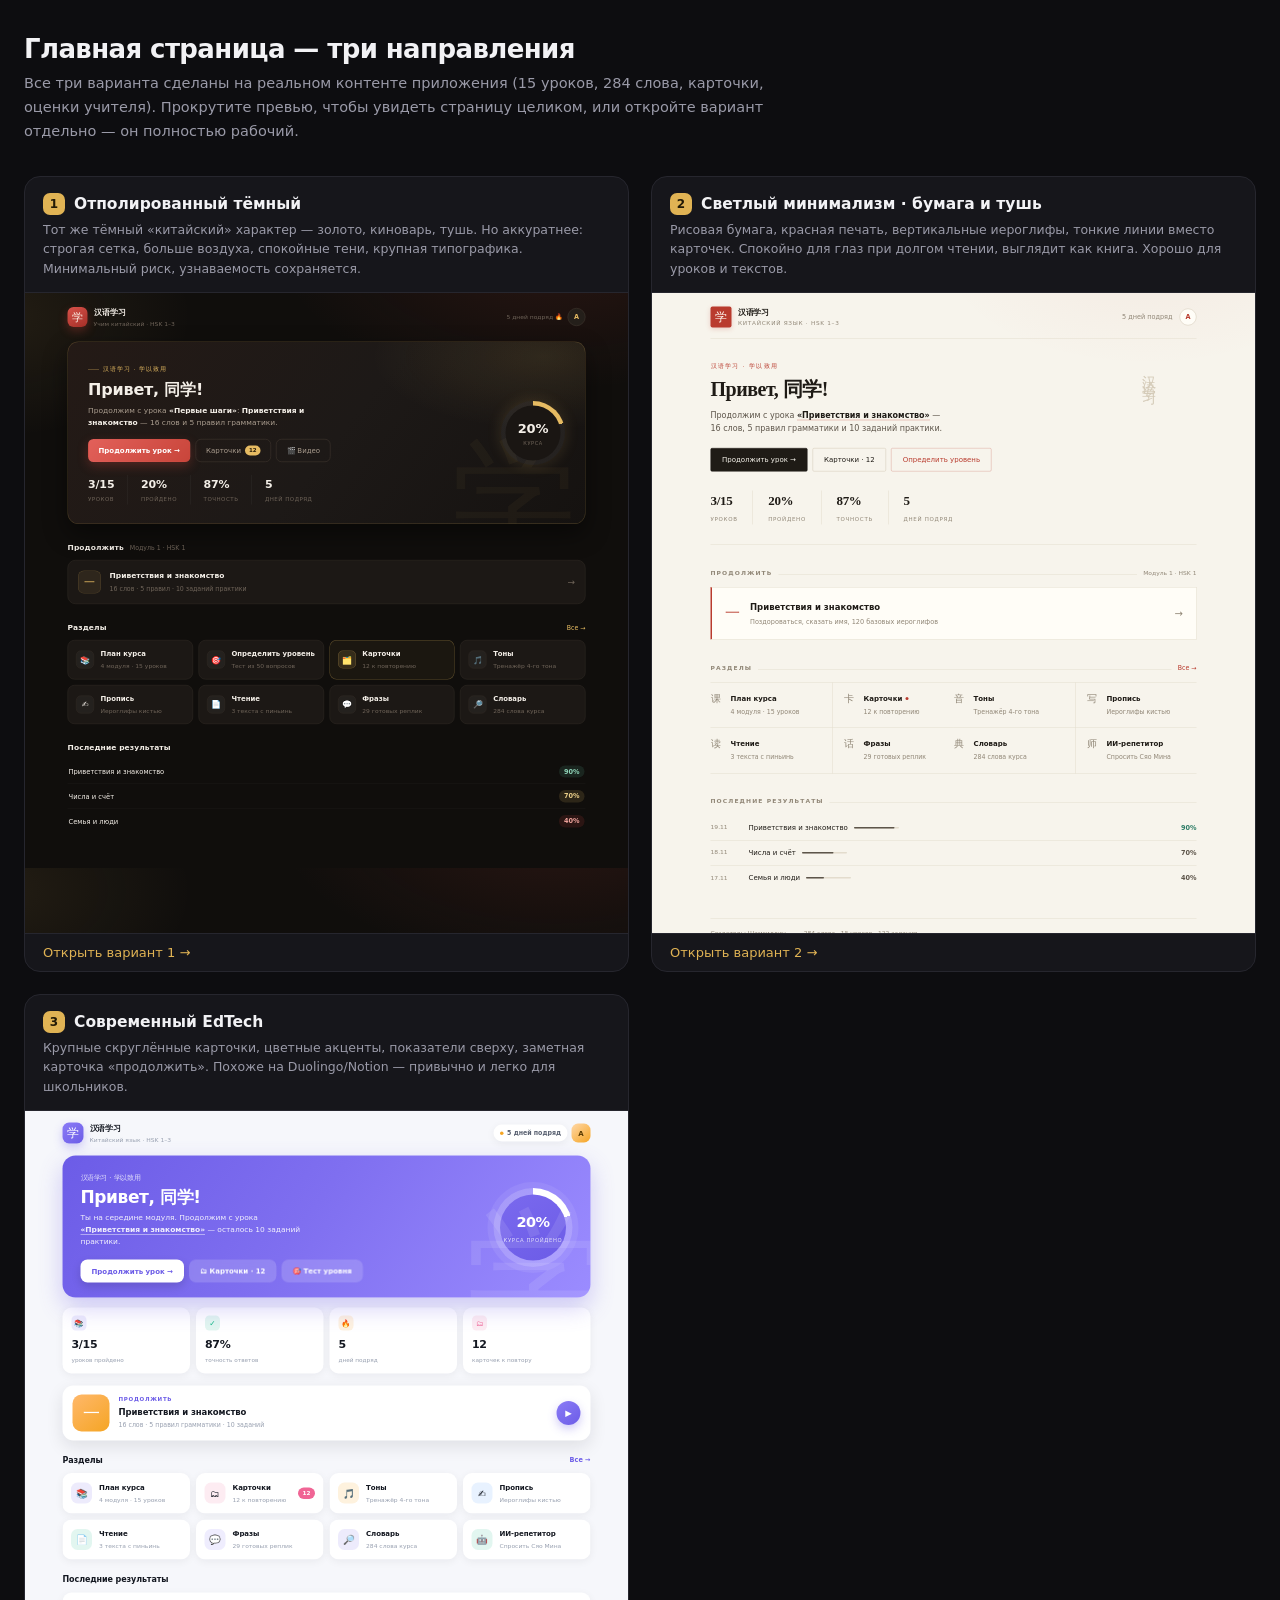
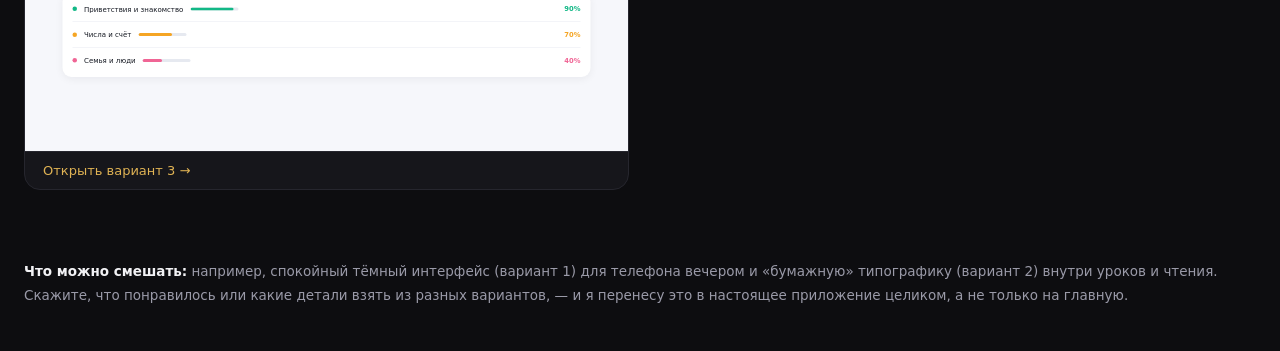
<file: design/index.html>
<!DOCTYPE html>
<html lang="ru">
<head>
<meta charset="utf-8">
<meta name="viewport" content="width=device-width, initial-scale=1">
<title>汉语学习 — варианты дизайна главной</title>
<style>
  :root{--bg:#0d0d10;--card:#16161b;--line:#26262e;--txt:#f2f2f5;--txt2:#9a9aa8;--gold:#e0b354}
  *{box-sizing:border-box}
  body{margin:0;background:var(--bg);color:var(--txt);font-family:ui-sans-serif,system-ui,-apple-system,"Segoe UI",Inter,sans-serif}
  .head{max-width:1360px;margin:0 auto;padding:34px 24px 6px}
  .head h1{margin:0 0 8px;font-size:26px;letter-spacing:-.6px}
  .head p{margin:0;color:var(--txt2);font-size:14.5px;max-width:82ch;line-height:1.65}
  .grid{max-width:1360px;margin:0 auto;padding:26px 24px 70px;
    display:grid;grid-template-columns:repeat(auto-fit,minmax(410px,1fr));gap:22px}
  .card{background:var(--card);border:1px solid var(--line);border-radius:16px;overflow:hidden;display:flex;flex-direction:column}
  .cap{padding:16px 18px 14px;border-bottom:1px solid var(--line)}
  .cap h2{margin:0 0 5px;font-size:15.5px;display:flex;align-items:center;gap:9px}
  .cap .n{width:22px;height:22px;border-radius:7px;background:var(--gold);color:#221a06;
    display:grid;place-items:center;font-size:12px;font-weight:800;flex:0 0 22px}
  .cap p{margin:0;font-size:12.5px;color:var(--txt2);line-height:1.55}
  .frame{position:relative;height:640px;background:#000;overflow:hidden}
  .frame iframe{width:200%;height:200%;border:0;transform:scale(.5);transform-origin:0 0}
  .open{display:block;padding:11px 18px;border-top:1px solid var(--line);font-size:13px;
    color:var(--gold);text-decoration:none}
  .open:hover{background:rgba(224,179,84,.06)}
  .note{max-width:1360px;margin:0 auto;padding:0 24px 44px;font-size:13.5px;color:var(--txt2);line-height:1.75}
  .note b{color:var(--txt)}
  @media (max-width:900px){.grid{grid-template-columns:1fr}.frame{height:540px}}
</style>
</head>
<body>
<div class="head">
  <h1>Главная страница — три направления</h1>
  <p>Все три варианта сделаны на реальном контенте приложения (15 уроков, 284 слова, карточки, оценки учителя). Прокрутите превью, чтобы увидеть страницу целиком, или откройте вариант отдельно — он полностью рабочий.</p>
</div>
<div class="grid">

  <div class="card">
    <div class="cap">
      <h2><span class="n">1</span> Отполированный тёмный</h2>
      <p>Тот же тёмный «китайский» характер — золото, киноварь, тушь. Но аккуратнее: строгая сетка, больше воздуха, спокойные тени, крупная типографика. Минимальный риск, узнаваемость сохраняется.</p>
    </div>
    <div class="frame"><iframe src="1-polish.html" title="Вариант 1"></iframe></div>
    <a class="open" href="1-polish.html" target="_blank" rel="noopener">Открыть вариант 1 →</a>
  </div>

  <div class="card">
    <div class="cap">
      <h2><span class="n">2</span> Светлый минимализм · бумага и тушь</h2>
      <p>Рисовая бумага, красная печать, вертикальные иероглифы, тонкие линии вместо карточек. Спокойно для глаз при долгом чтении, выглядит как книга. Хорошо для уроков и текстов.</p>
    </div>
    <div class="frame"><iframe src="2-paper.html" title="Вариант 2"></iframe></div>
    <a class="open" href="2-paper.html" target="_blank" rel="noopener">Открыть вариант 2 →</a>
  </div>

  <div class="card">
    <div class="cap">
      <h2><span class="n">3</span> Современный EdTech</h2>
      <p>Крупные скруглённые карточки, цветные акценты, показатели сверху, заметная карточка «продолжить». Похоже на Duolingo/Notion — привычно и легко для школьников.</p>
    </div>
    <div class="frame"><iframe src="3-modern.html" title="Вариант 3"></iframe></div>
    <a class="open" href="3-modern.html" target="_blank" rel="noopener">Открыть вариант 3 →</a>
  </div>

</div>
<div class="note">
  <b>Что можно смешать:</b> например, спокойный тёмный интерфейс (вариант 1) для телефона вечером и «бумажную» типографику (вариант 2) внутри уроков и чтения. Скажите, что понравилось или какие детали взять из разных вариантов, — и я перенесу это в настоящее приложение целиком, а не только на главную.
</div>
</body>
</html>
</file>
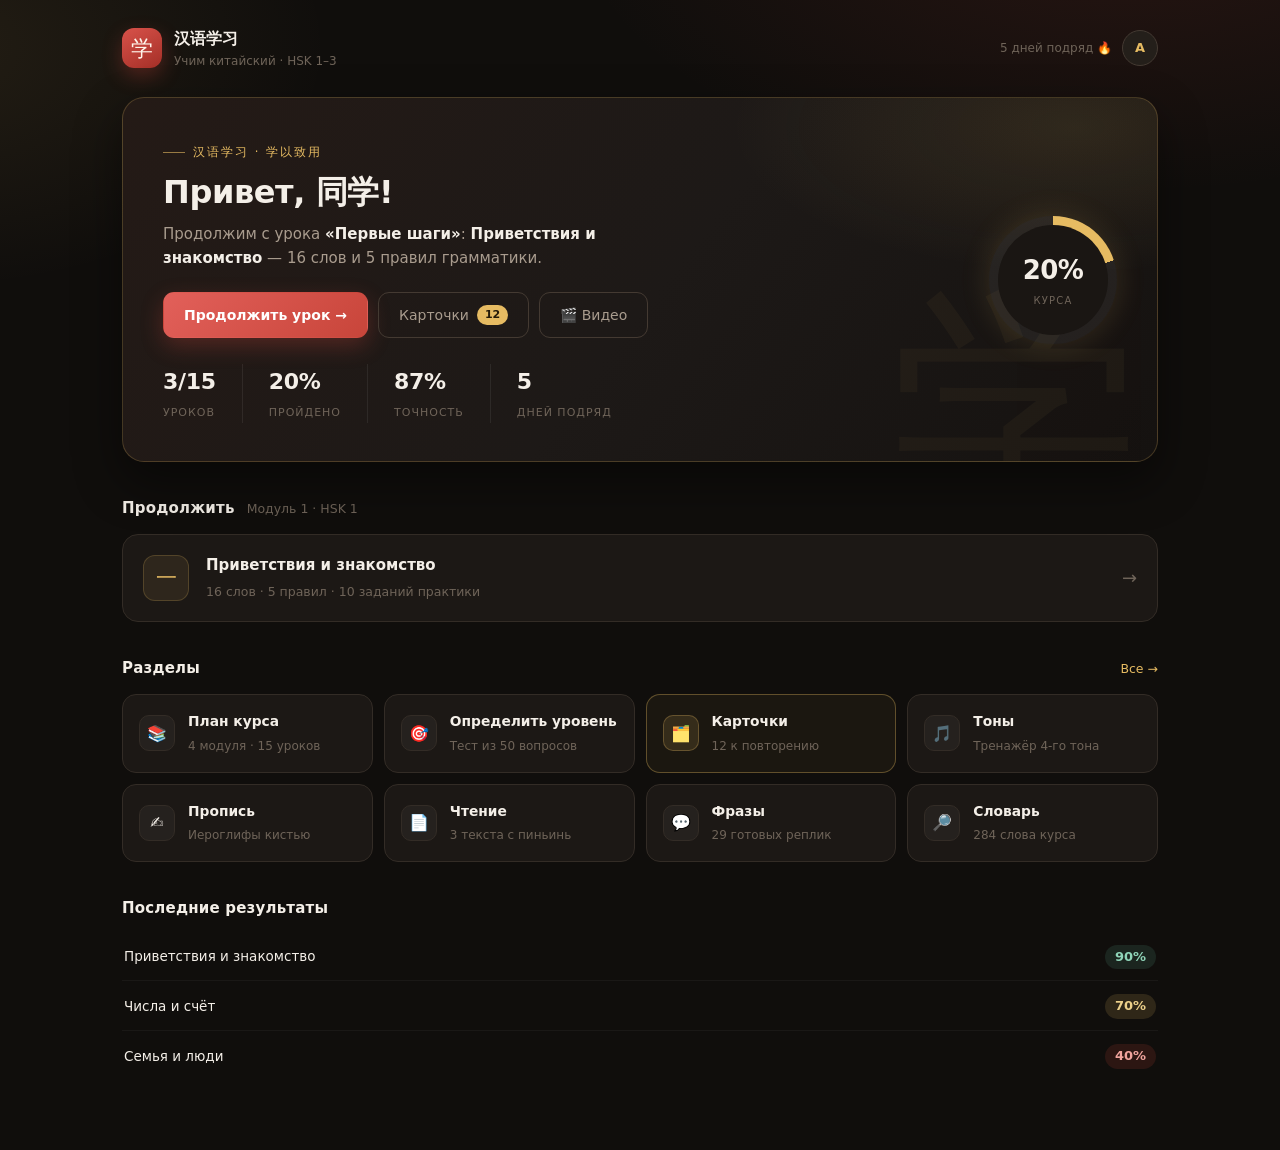
<file: design/1-polish.html>
<!DOCTYPE html>
<html lang="ru">
<head>
<meta charset="utf-8">
<meta name="viewport" content="width=device-width, initial-scale=1">
<title>Вариант 1 — Отполированный тёмный</title>
<style>
  :root{
    --bg:#100e0c; --bg2:#191512; --panel:#1c1815; --panel2:#241f1a;
    --line:#332c26; --line2:#443a32;
    --txt:#f4efe8; --txt2:#a99c8e; --txt3:#6f6459;
    --gold:#e6bb62; --red:#c8453a; --red2:#e2605a; --jade:#5fae94;
    --r:16px; --shadow:0 12px 32px rgba(0,0,0,.38);
    --font:ui-sans-serif,system-ui,-apple-system,"Segoe UI",Inter,Roboto,sans-serif;
    --han:"Noto Serif SC","Songti SC","PingFang SC","Microsoft YaHei",serif;
  }
  *{box-sizing:border-box}
  body{
    margin:0;background:var(--bg);color:var(--txt);font-family:var(--font);
    font-size:15px;line-height:1.6;-webkit-font-smoothing:antialiased;
    background-image:
      radial-gradient(900px 460px at 88% -8%,rgba(200,69,58,.13),transparent 62%),
      radial-gradient(700px 420px at -6% 4%,rgba(230,187,98,.09),transparent 58%);
  }
  .wrap{max-width:1080px;margin:0 auto;padding:26px 22px 70px}

  /* верхняя строка */
  .top{display:flex;align-items:center;gap:12px;margin-bottom:26px}
  .logo{
    width:40px;height:40px;border-radius:12px;display:grid;place-items:center;
    background:linear-gradient(150deg,#d8524a,#a42f27);color:#fff6ec;font-size:22px;
    font-family:var(--han);box-shadow:0 8px 20px rgba(200,69,58,.32)
  }
  .top h1{font-size:16px;margin:0;font-weight:650;letter-spacing:.1px}
  .top p{margin:0;font-size:12px;color:var(--txt3)}
  .top .who{margin-left:auto;display:flex;align-items:center;gap:10px}
  .ava{
    width:36px;height:36px;border-radius:50%;display:grid;place-items:center;
    background:var(--panel2);border:1px solid var(--line2);font-size:13px;color:var(--gold);font-weight:600
  }

  /* герой */
  .hero{
    position:relative;overflow:hidden;border-radius:22px;padding:38px 40px;
    border:1px solid rgba(230,187,98,.22);
    background:
      radial-gradient(520px 220px at 92% 8%,rgba(230,187,98,.11),transparent 66%),
      linear-gradient(128deg,#241a16 0%,#1d1917 52%,#151210 100%);
    box-shadow:0 20px 48px rgba(0,0,0,.45);
    display:grid;grid-template-columns:1fr auto;gap:34px;align-items:center;
  }
  .hero-ghost{
    position:absolute;right:16px;bottom:-72px;font-family:var(--han);font-size:250px;
    line-height:1;color:var(--gold);opacity:.045;pointer-events:none;user-select:none
  }
  .tag{
    display:inline-flex;align-items:center;gap:8px;font-size:11.5px;letter-spacing:2px;
    text-transform:uppercase;color:var(--gold);margin-bottom:12px
  }
  .tag::before{content:"";width:22px;height:1px;background:currentColor;opacity:.6}
  .hero h2{margin:0 0 10px;font-size:32px;line-height:1.2;font-weight:700;letter-spacing:-.4px}
  .hero .sub{margin:0 0 22px;color:var(--txt2);font-size:15px;max-width:52ch}
  .hero .sub b{color:var(--txt);font-weight:600}
  .actions{display:flex;gap:10px;flex-wrap:wrap;margin-bottom:26px}
  .btn{
    display:inline-flex;align-items:center;gap:8px;padding:11px 20px;border-radius:11px;
    border:1px solid var(--line2);background:var(--panel2);color:var(--txt);
    font-size:14px;font-weight:500;text-decoration:none;transition:.16s
  }
  .btn:hover{transform:translateY(-1px);border-color:#5a4c40}
  .btn-main{
    background:linear-gradient(135deg,var(--red2),var(--red));border-color:transparent;color:#fff;
    box-shadow:0 8px 22px rgba(200,69,58,.3);font-weight:600
  }
  .btn-main:hover{box-shadow:0 12px 28px rgba(200,69,58,.42)}
  .btn-ghost{background:transparent;color:var(--txt2)}
  .btn-ghost:hover{color:var(--txt);background:rgba(255,255,255,.03)}

  .stats{display:flex;gap:0;flex-wrap:wrap}
  .stats div{padding:0 26px;border-left:1px solid rgba(255,255,255,.07)}
  .stats div:first-child{padding-left:0;border-left:0}
  .stats b{display:block;font-size:22px;font-weight:700;letter-spacing:-.3px}
  .stats span{font-size:11px;color:var(--txt3);text-transform:uppercase;letter-spacing:1px}

  .ring{
    width:128px;height:128px;border-radius:50%;display:grid;place-items:center;position:relative;
    background:conic-gradient(var(--gold) calc(var(--p)*1%),rgba(255,255,255,.06) 0);
    box-shadow:0 0 30px rgba(230,187,98,.16)
  }
  .ring::before{content:"";position:absolute;inset:9px;border-radius:50%;background:#1a1613}
  .ring i{position:relative;font-style:normal;font-size:26px;font-weight:700;letter-spacing:-.5px}
  .ring em{position:relative;display:block;font-style:normal;font-size:10px;color:var(--txt3);
    text-align:center;letter-spacing:1.2px;text-transform:uppercase;margin-top:1px}

  /* секции */
  .sec{margin-top:34px}
  .sec-head{display:flex;align-items:baseline;gap:12px;margin-bottom:14px}
  .sec-head h3{margin:0;font-size:15px;font-weight:650;letter-spacing:.2px}
  .sec-head span{font-size:12.5px;color:var(--txt3)}
  .sec-head .more{margin-left:auto;font-size:12.5px;color:var(--gold);text-decoration:none}

  .next{
    display:flex;align-items:center;gap:17px;padding:18px 20px;border-radius:16px;
    background:var(--panel);border:1px solid var(--line);text-decoration:none;color:inherit;
    transition:.16s
  }
  .next:hover{border-color:#4a3f36;background:var(--panel2)}
  .next .num{
    width:46px;height:46px;flex:0 0 46px;border-radius:12px;display:grid;place-items:center;
    font-family:var(--han);font-size:21px;color:var(--gold);
    background:rgba(230,187,98,.09);border:1px solid rgba(230,187,98,.2)
  }
  .next b{display:block;font-size:15px;margin-bottom:2px}
  .next span{font-size:12.5px;color:var(--txt3)}
  .next .go{margin-left:auto;color:var(--txt3);font-size:18px}

  .grid{display:grid;grid-template-columns:repeat(auto-fill,minmax(228px,1fr));gap:11px}
  .tile{
    display:flex;align-items:center;gap:13px;padding:15px 16px;border-radius:14px;
    background:var(--panel);border:1px solid var(--line);text-decoration:none;color:inherit;
    transition:.16s
  }
  .tile:hover{border-color:#4a3f36;background:var(--panel2);transform:translateY(-1px)}
  .ic{
    width:36px;height:36px;flex:0 0 36px;border-radius:10px;display:grid;place-items:center;
    font-size:16px;background:rgba(255,255,255,.04);border:1px solid var(--line)
  }
  .tile b{display:block;font-size:13.8px;font-weight:600}
  .tile span{font-size:12px;color:var(--txt3)}
  .tile.hot{border-color:rgba(230,187,98,.34);background:rgba(230,187,98,.05)}
  .tile.hot .ic{background:rgba(230,187,98,.13);border-color:rgba(230,187,98,.28)}
  .badge{background:var(--gold);color:#241a08;border-radius:20px;padding:1px 8px;font-size:11px;font-weight:700}

  .recent{display:grid;gap:2px}
  .row{display:flex;align-items:center;gap:12px;padding:11px 2px;border-bottom:1px solid rgba(255,255,255,.045);font-size:13.5px}
  .row:last-child{border:0}
  .row .score{margin-left:auto;font-weight:650;font-size:13px;padding:2px 10px;border-radius:20px}
  .score.ok{color:#8fd4b8;background:rgba(95,174,148,.14)}
  .score.mid{color:#ecd08a;background:rgba(230,187,98,.14)}
  .score.bad{color:#f0a49d;background:rgba(200,69,58,.15)}
  .muted{color:var(--txt3);font-size:12px}
</style>
</head>
<body>
<div class="wrap">

  <div class="top">
    <div class="logo">学</div>
    <div>
      <h1>汉语学习</h1>
      <p>Учим китайский · HSK 1–3</p>
    </div>
    <div class="who">
      <span class="muted">5 дней подряд 🔥</span>
      <div class="ava">А</div>
    </div>
  </div>

  <section class="hero">
    <div class="hero-ghost">学</div>
    <div>
      <div class="tag">汉语学习 · 学以致用</div>
      <h2>Привет, 同学!</h2>
      <p class="sub">Продолжим с урока <b>«Первые шаги»</b>: <b>Приветствия и знакомство</b> — 16 слов и 5 правил грамматики.</p>
      <div class="actions">
        <a class="btn btn-main" href="#">Продолжить урок →</a>
        <a class="btn btn-ghost" href="#">Карточки <span class="badge">12</span></a>
        <a class="btn btn-ghost" href="#">🎬 Видео</a>
      </div>
      <div class="stats">
        <div><b>3/15</b><span>уроков</span></div>
        <div><b>20%</b><span>пройдено</span></div>
        <div><b>87%</b><span>точность</span></div>
        <div><b>5</b><span>дней подряд</span></div>
      </div>
    </div>
    <div class="ring" style="--p:20">
      <div><i>20%</i><em>курса</em></div>
    </div>
  </section>

  <section class="sec">
    <div class="sec-head"><h3>Продолжить</h3><span>Модуль 1 · HSK 1</span></div>
    <a class="next" href="#">
      <div class="num">一</div>
      <div>
        <b>Приветствия и знакомство</b>
        <span>16 слов · 5 правил · 10 заданий практики</span>
      </div>
      <div class="go">→</div>
    </a>
  </section>

  <section class="sec">
    <div class="sec-head"><h3>Разделы</h3><a class="more" href="#">Все →</a></div>
    <div class="grid">
      <a class="tile" href="#"><div class="ic">📚</div><div><b>План курса</b><span>4 модуля · 15 уроков</span></div></a>
      <a class="tile" href="#"><div class="ic">🎯</div><div><b>Определить уровень</b><span>Тест из 50 вопросов</span></div></a>
      <a class="tile hot" href="#"><div class="ic">🗂️</div><div><b>Карточки</b><span>12 к повторению</span></div></a>
      <a class="tile" href="#"><div class="ic">🎵</div><div><b>Тоны</b><span>Тренажёр 4-го тона</span></div></a>
      <a class="tile" href="#"><div class="ic">✍️</div><div><b>Пропись</b><span>Иероглифы кистью</span></div></a>
      <a class="tile" href="#"><div class="ic">📄</div><div><b>Чтение</b><span>3 текста с пиньинь</span></div></a>
      <a class="tile" href="#"><div class="ic">💬</div><div><b>Фразы</b><span>29 готовых реплик</span></div></a>
      <a class="tile" href="#"><div class="ic">🔎</div><div><b>Словарь</b><span>284 слова курса</span></div></a>
    </div>
  </section>

  <section class="sec">
    <div class="sec-head"><h3>Последние результаты</h3></div>
    <div class="recent">
      <div class="row"><span>Приветствия и знакомство</span><span class="score ok">90%</span></div>
      <div class="row"><span>Числа и счёт</span><span class="score mid">70%</span></div>
      <div class="row"><span>Семья и люди</span><span class="score bad">40%</span></div>
    </div>
  </section>

</div>
</body>
</html>
</file>
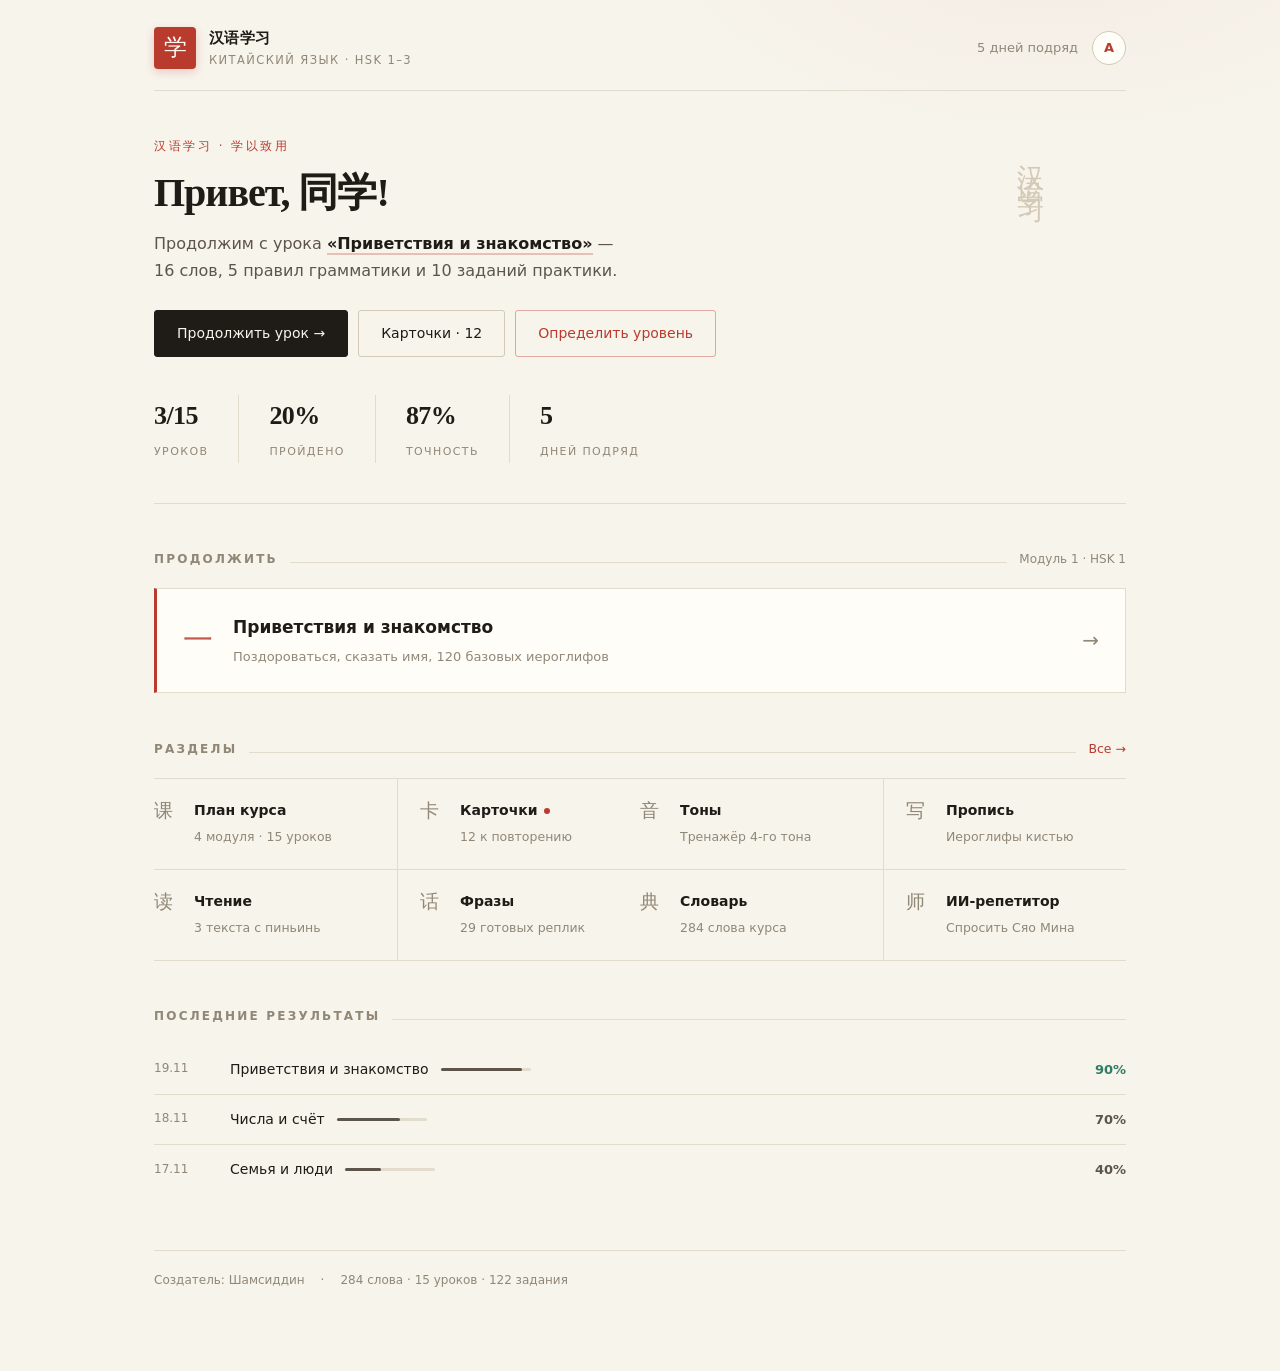
<file: design/2-paper.html>
<!DOCTYPE html>
<html lang="ru">
<head>
<meta charset="utf-8">
<meta name="viewport" content="width=device-width, initial-scale=1">
<title>Вариант 2 — Светлый минимализм (бумага + тушь)</title>
<style>
  :root{
    --paper:#f7f4ec; --paper2:#fffdf7; --ink:#1f1b16; --ink2:#5d554a; --ink3:#918777;
    --line:#e3dccd; --line2:#d3c9b6;
    --seal:#b93b2e; --seal2:#d5544a; --jade:#2f7d67;
    --font:ui-sans-serif,system-ui,-apple-system,"Segoe UI",Inter,Roboto,sans-serif;
    --han:"Noto Serif SC","Songti SC","PingFang SC","Microsoft YaHei",serif;
  }
  *{box-sizing:border-box}
  body{
    margin:0;color:var(--ink);font-family:var(--font);font-size:15px;line-height:1.65;
    -webkit-font-smoothing:antialiased;
    background:
      radial-gradient(700px 380px at 82% -6%,rgba(185,59,46,.05),transparent 60%),
      var(--paper);
  }
  .wrap{max-width:1020px;margin:0 auto;padding:26px 24px 80px}

  .top{display:flex;align-items:center;gap:13px;padding-bottom:20px;border-bottom:1px solid var(--line)}
  .logo{
    width:42px;height:42px;border-radius:4px;display:grid;place-items:center;
    background:var(--seal);color:#fff9f2;font-size:23px;font-family:var(--han);
    box-shadow:0 3px 10px rgba(185,59,46,.22)
  }
  .top h1{font-size:15px;margin:0;font-weight:650;letter-spacing:.3px}
  .top p{margin:0;font-size:11.5px;color:var(--ink3);letter-spacing:1.4px;text-transform:uppercase}
  .top .who{margin-left:auto;display:flex;align-items:center;gap:14px;font-size:13px;color:var(--ink3)}
  .ava{width:34px;height:34px;border-radius:50%;display:grid;place-items:center;
    border:1px solid var(--line2);color:var(--seal);font-weight:600;font-size:13px;background:var(--paper2)}

  /* герой — как страница книги */
  .hero{position:relative;padding:46px 0 40px;border-bottom:1px solid var(--line)}
  .hero-grid{display:grid;grid-template-columns:1fr 190px;gap:48px;align-items:start}
  .eyebrow{font-size:11.5px;letter-spacing:2.6px;text-transform:uppercase;color:var(--seal);margin-bottom:14px}
  .hero h2{
    margin:0 0 14px;font-size:40px;line-height:1.15;font-weight:600;letter-spacing:-1px;
    font-family:var(--han),var(--font)
  }
  .hero .sub{color:var(--ink2);margin:0 0 26px;font-size:16px;max-width:46ch;line-height:1.7}
  .hero .sub b{color:var(--ink);font-weight:600;border-bottom:2px solid rgba(185,59,46,.28)}
  .actions{display:flex;gap:10px;flex-wrap:wrap}
  .btn{
    display:inline-flex;align-items:center;gap:8px;padding:11px 22px;border-radius:3px;
    border:1px solid var(--line2);background:transparent;color:var(--ink);
    font-size:14px;text-decoration:none;transition:.16s
  }
  .btn:hover{background:var(--paper2);border-color:var(--line2)}
  .btn-main{background:var(--ink);color:var(--paper);border-color:var(--ink)}
  .btn-main:hover{background:#33302a}
  .btn-seal{color:var(--seal);border-color:rgba(185,59,46,.4)}
  .btn-seal:hover{background:rgba(185,59,46,.06)}

  /* вертикальная «печать» с иероглифами */
  .vert{
    writing-mode:vertical-rl;text-orientation:upright;font-family:var(--han);
    font-size:27px;letter-spacing:12px;color:var(--line2);justify-self:center;
    line-height:1.35;user-select:none;padding-top:6px
  }

  .stats{display:flex;gap:0;margin-top:38px;flex-wrap:wrap}
  .stats div{padding:0 30px;border-left:1px solid var(--line)}
  .stats div:first-child{padding-left:0;border:0}
  .stats b{display:block;font-size:26px;font-weight:600;letter-spacing:-.6px;font-family:var(--han),var(--font)}
  .stats span{font-size:11px;color:var(--ink3);letter-spacing:1.4px;text-transform:uppercase}

  .sec{margin-top:46px}
  .sec-head{display:flex;align-items:baseline;gap:12px;margin-bottom:18px}
  .sec-head h3{margin:0;font-size:12px;letter-spacing:2.2px;text-transform:uppercase;color:var(--ink3);font-weight:600}
  .sec-head .rule{flex:1;height:1px;background:var(--line)}
  .sec-head a{font-size:12.5px;color:var(--seal);text-decoration:none}

  .next{
    display:flex;align-items:center;gap:20px;padding:24px 26px;background:var(--paper2);
    border:1px solid var(--line);border-left:3px solid var(--seal);text-decoration:none;color:inherit;
    transition:.16s
  }
  .next:hover{background:#fff;box-shadow:0 6px 20px rgba(60,45,25,.06)}
  .next .num{font-family:var(--han);font-size:30px;color:var(--seal);line-height:1;opacity:.85}
  .next b{display:block;font-size:17px;font-weight:600;margin-bottom:3px}
  .next span{font-size:13px;color:var(--ink3)}
  .next .go{margin-left:auto;color:var(--ink3);font-size:20px}

  .grid{display:grid;grid-template-columns:repeat(auto-fill,minmax(230px,1fr));gap:0;border-top:1px solid var(--line)}
  .tile{
    display:flex;align-items:flex-start;gap:14px;padding:20px 18px 20px 0;
    border-bottom:1px solid var(--line);text-decoration:none;color:inherit;transition:.16s
  }
  .grid > .tile:nth-child(2n){padding-left:22px;border-left:1px solid var(--line);padding-right:0}
  .tile:hover{background:rgba(255,253,247,.72)}
  .tile .han{
    font-family:var(--han);font-size:19px;color:var(--ink3);width:26px;flex:0 0 26px;
    line-height:1.3;transition:.16s
  }
  .tile:hover .han{color:var(--seal)}
  .tile b{display:block;font-size:14px;font-weight:600;margin-bottom:2px}
  .tile span{font-size:12.5px;color:var(--ink3)}
  .tile .dot{display:inline-block;width:6px;height:6px;border-radius:50%;background:var(--seal);
    margin-left:6px;vertical-align:middle}

  .recent{margin-top:8px}
  .row{display:flex;align-items:center;gap:12px;padding:13px 0;border-bottom:1px solid var(--line);font-size:14px}
  .row:last-child{border-bottom:0}
  .row .date{color:var(--ink3);font-size:12px;min-width:64px}
  .row .score{margin-left:auto;font-weight:650;font-size:13px;color:var(--ink2)}
  .row .bar{width:90px;height:3px;background:var(--line);position:relative;border-radius:2px}
  .row .bar i{position:absolute;left:0;top:0;bottom:0;border-radius:2px;background:var(--ink2)}
  .row .score.good{color:var(--jade)}

  .foot{margin-top:56px;padding-top:20px;border-top:1px solid var(--line);
    display:flex;gap:16px;font-size:12px;color:var(--ink3)}
</style>
</head>
<body>
<div class="wrap">

  <div class="top">
    <div class="logo">学</div>
    <div>
      <h1>汉语学习</h1>
      <p>Китайский язык · HSK 1–3</p>
    </div>
    <div class="who">
      <span>5 дней подряд</span>
      <div class="ava">А</div>
    </div>
  </div>

  <section class="hero">
    <div class="hero-grid">
      <div>
        <div class="eyebrow">汉语学习 · 学以致用</div>
        <h2>Привет, 同学!</h2>
        <p class="sub">Продолжим с урока <b>«Приветствия и знакомство»</b> — 16 слов, 5 правил грамматики и 10 заданий практики.</p>
        <div class="actions">
          <a class="btn btn-main" href="#">Продолжить урок →</a>
          <a class="btn" href="#">Карточки · 12</a>
          <a class="btn btn-seal" href="#">Определить уровень</a>
        </div>
        <div class="stats">
          <div><b>3/15</b><span>уроков</span></div>
          <div><b>20%</b><span>пройдено</span></div>
          <div><b>87%</b><span>точность</span></div>
          <div><b>5</b><span>дней подряд</span></div>
        </div>
      </div>
      <div class="vert">汉语学习</div>
    </div>
  </section>

  <section class="sec">
    <div class="sec-head"><h3>Продолжить</h3><div class="rule"></div><span style="font-size:12px;color:var(--ink3)">Модуль 1 · HSK 1</span></div>
    <a class="next" href="#">
      <div class="num">一</div>
      <div>
        <b>Приветствия и знакомство</b>
        <span>Поздороваться, сказать имя, 120 базовых иероглифов</span>
      </div>
      <div class="go">→</div>
    </a>
  </section>

  <section class="sec">
    <div class="sec-head"><h3>Разделы</h3><div class="rule"></div><a href="#">Все →</a></div>
    <div class="grid">
      <a class="tile" href="#"><div class="han">课</div><div><b>План курса</b><span>4 модуля · 15 уроков</span></div></a>
      <a class="tile" href="#"><div class="han">卡</div><div><b>Карточки<span class="dot"></span></b><span>12 к повторению</span></div></a>
      <a class="tile" href="#"><div class="han">音</div><div><b>Тоны</b><span>Тренажёр 4-го тона</span></div></a>
      <a class="tile" href="#"><div class="han">写</div><div><b>Пропись</b><span>Иероглифы кистью</span></div></a>
      <a class="tile" href="#"><div class="han">读</div><div><b>Чтение</b><span>3 текста с пиньинь</span></div></a>
      <a class="tile" href="#"><div class="han">话</div><div><b>Фразы</b><span>29 готовых реплик</span></div></a>
      <a class="tile" href="#"><div class="han">典</div><div><b>Словарь</b><span>284 слова курса</span></div></a>
      <a class="tile" href="#"><div class="han">师</div><div><b>ИИ-репетитор</b><span>Спросить Сяо Мина</span></div></a>
    </div>
  </section>

  <section class="sec">
    <div class="sec-head"><h3>Последние результаты</h3><div class="rule"></div></div>
    <div class="recent">
      <div class="row"><span class="date">19.11</span><span>Приветствия и знакомство</span><div class="bar"><i style="width:90%"></i></div><span class="score good">90%</span></div>
      <div class="row"><span class="date">18.11</span><span>Числа и счёт</span><div class="bar"><i style="width:70%"></i></div><span class="score">70%</span></div>
      <div class="row"><span class="date">17.11</span><span>Семья и люди</span><div class="bar"><i style="width:40%"></i></div><span class="score">40%</span></div>
    </div>
  </section>

  <div class="foot"><span>Создатель: Шамсиддин</span><span>·</span><span>284 слова · 15 уроков · 122 задания</span></div>

</div>
</body>
</html>
</file>
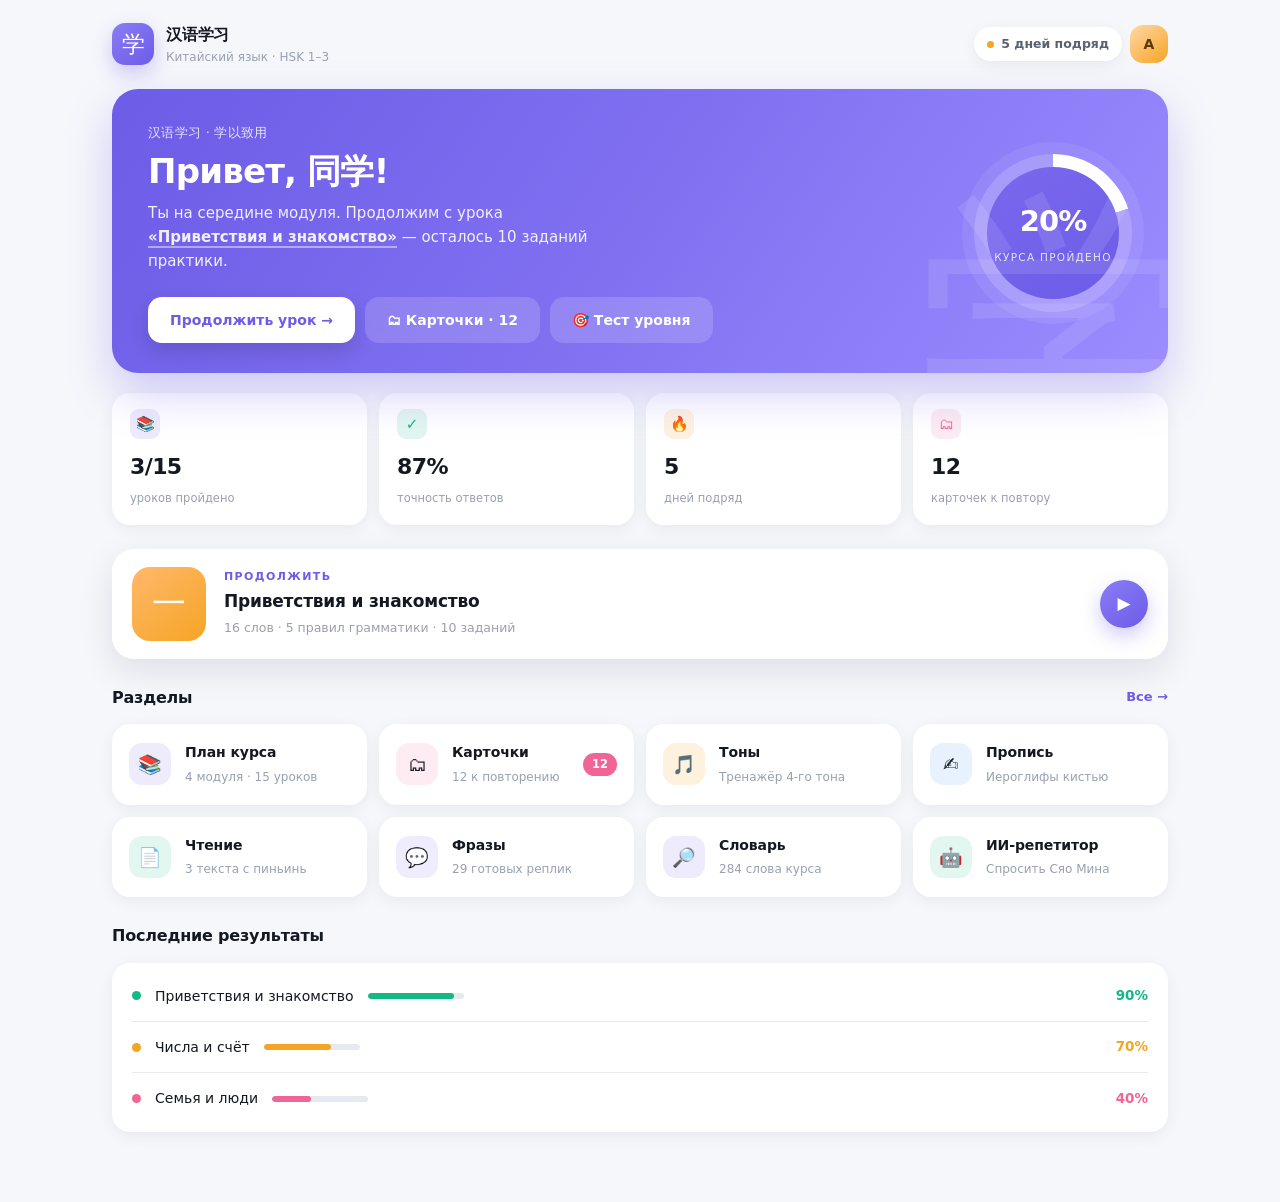
<file: design/3-modern.html>
<!DOCTYPE html>
<html lang="ru">
<head>
<meta charset="utf-8">
<meta name="viewport" content="width=device-width, initial-scale=1">
<title>Вариант 3 — Современный EdTech</title>
<style>
  :root{
    --bg:#f6f7fb; --card:#ffffff; --ink:#141821; --ink2:#5a6272; --ink3:#98a0b0;
    --line:#e6e9f0;
    --violet:#6c5ce7; --violet2:#8b7cf6; --mint:#12b886; --amber:#f5a524; --rose:#f06595; --sky:#4c9aff;
    --r:18px;
    --shadow:0 4px 16px rgba(20,24,33,.06);
    --shadow2:0 12px 34px rgba(20,24,33,.10);
    --font:ui-sans-serif,system-ui,-apple-system,"Segoe UI",Inter,Roboto,sans-serif;
    --han:"Noto Sans SC","PingFang SC","Microsoft YaHei",sans-serif;
  }
  *{box-sizing:border-box}
  body{margin:0;background:var(--bg);color:var(--ink);font-family:var(--font);font-size:15px;line-height:1.6;-webkit-font-smoothing:antialiased}
  .wrap{max-width:1100px;margin:0 auto;padding:22px 22px 70px}

  /* топбар */
  .top{display:flex;align-items:center;gap:12px;margin-bottom:22px}
  .logo{
    width:42px;height:42px;border-radius:13px;display:grid;place-items:center;
    background:linear-gradient(140deg,var(--violet2),var(--violet));color:#fff;
    font-size:23px;font-family:var(--han);box-shadow:0 8px 20px rgba(108,92,231,.3)
  }
  .top h1{margin:0;font-size:16px;font-weight:700;letter-spacing:-.2px}
  .top p{margin:0;font-size:12px;color:var(--ink3)}
  .chips{margin-left:auto;display:flex;align-items:center;gap:8px}
  .chip{
    display:inline-flex;align-items:center;gap:7px;padding:7px 13px;border-radius:20px;
    background:var(--card);box-shadow:var(--shadow);font-size:12.5px;font-weight:600;color:var(--ink2)
  }
  .chip .dot{width:7px;height:7px;border-radius:50%;background:var(--amber)}
  .ava{width:38px;height:38px;border-radius:13px;display:grid;place-items:center;
    background:linear-gradient(140deg,#ffd8a8,#f5a524);color:#5a3a00;font-weight:700;font-size:14px}

  /* герой */
  .hero{
    position:relative;overflow:hidden;border-radius:26px;padding:34px 36px 30px;
    background:linear-gradient(125deg,#6c5ce7 0%,#7f6ff0 46%,#9b8cff 100%);
    color:#fff;box-shadow:0 20px 46px rgba(108,92,231,.3);
    display:grid;grid-template-columns:1fr auto;gap:30px;align-items:center;margin-bottom:20px
  }
  .hero::after{
    content:"学";position:absolute;right:-30px;bottom:-90px;font-family:var(--han);
    font-size:280px;line-height:1;opacity:.10;pointer-events:none;user-select:none
  }
  .hero .hi{font-size:13px;opacity:.82;margin-bottom:8px;letter-spacing:.3px}
  .hero h2{margin:0 0 10px;font-size:34px;line-height:1.16;font-weight:800;letter-spacing:-.8px}
  .hero .sub{margin:0 0 24px;font-size:15px;opacity:.9;max-width:48ch}
  .hero .sub b{font-weight:700;border-bottom:2px solid rgba(255,255,255,.5)}
  .actions{display:flex;gap:10px;flex-wrap:wrap;position:relative}
  .btn{
    display:inline-flex;align-items:center;gap:8px;padding:12px 22px;border-radius:14px;
    font-size:14px;font-weight:650;text-decoration:none;border:0;transition:.16s
  }
  .btn-white{background:#fff;color:var(--violet);box-shadow:0 8px 20px rgba(0,0,0,.14)}
  .btn-white:hover{transform:translateY(-2px)}
  .btn-clear{background:rgba(255,255,255,.16);color:#fff;backdrop-filter:blur(6px)}
  .btn-clear:hover{background:rgba(255,255,255,.26)}

  /* кольцо-статистика в герое */
  .dash{
    position:relative;width:158px;height:158px;border-radius:50%;display:grid;place-items:center;
    background:conic-gradient(#fff calc(var(--p)*1%),rgba(255,255,255,.22) 0);
    box-shadow:0 0 0 12px rgba(255,255,255,.07)
  }
  .dash::before{content:"";position:absolute;inset:13px;border-radius:50%;
    background:linear-gradient(150deg,#7a69ee,#6c5ce7)}
  .dash div{position:relative;text-align:center}
  .dash b{display:block;font-size:29px;font-weight:800;letter-spacing:-1px}
  .dash span{font-size:10.5px;text-transform:uppercase;letter-spacing:1.3px;opacity:.82}

  /* карточки-показатели */
  .kpis{display:grid;grid-template-columns:repeat(4,1fr);gap:12px;margin-bottom:24px}
  .kpi{background:var(--card);border-radius:var(--r);padding:16px 18px;box-shadow:var(--shadow)}
  .kpi .ico{width:30px;height:30px;border-radius:9px;display:grid;place-items:center;font-size:15px;margin-bottom:10px}
  .kpi b{display:block;font-size:22px;font-weight:800;letter-spacing:-.6px}
  .kpi span{font-size:11.5px;color:var(--ink3);font-weight:500}
  .k1 .ico{background:rgba(108,92,231,.12);color:var(--violet)}
  .k2 .ico{background:rgba(18,184,134,.12);color:var(--mint)}
  .k3 .ico{background:rgba(245,165,36,.14);color:var(--amber)}
  .k4 .ico{background:rgba(240,101,149,.12);color:var(--rose)}

  /* большой «продолжить» */
  .continue{
    display:flex;align-items:center;gap:18px;background:var(--card);border-radius:22px;
    padding:18px 20px;box-shadow:var(--shadow2);text-decoration:none;color:inherit;
    transition:.18s;margin-bottom:26px
  }
  .continue:hover{transform:translateY(-2px);box-shadow:0 16px 40px rgba(20,24,33,.13)}
  .continue .thumb{
    width:74px;height:74px;flex:0 0 74px;border-radius:18px;display:grid;place-items:center;
    font-family:var(--han);font-size:34px;color:#fff;
    background:linear-gradient(140deg,#ffb86b,#f5a524)
  }
  .continue .lbl{font-size:11px;text-transform:uppercase;letter-spacing:1.4px;color:var(--violet);font-weight:700;margin-bottom:3px}
  .continue b{display:block;font-size:17px;font-weight:700;letter-spacing:-.2px}
  .continue span{font-size:12.5px;color:var(--ink3)}
  .continue .play{
    margin-left:auto;width:48px;height:48px;border-radius:50%;display:grid;place-items:center;
    background:linear-gradient(140deg,var(--violet2),var(--violet));color:#fff;font-size:17px;
    box-shadow:0 8px 20px rgba(108,92,231,.32)
  }

  .sec-head{display:flex;align-items:center;margin-bottom:14px}
  .sec-head h3{margin:0;font-size:16px;font-weight:750;letter-spacing:-.2px}
  .sec-head a{margin-left:auto;font-size:13px;color:var(--violet);text-decoration:none;font-weight:600}

  .grid{display:grid;grid-template-columns:repeat(auto-fill,minmax(240px,1fr));gap:12px;margin-bottom:26px}
  .tile{
    display:flex;align-items:center;gap:14px;background:var(--card);border-radius:var(--r);
    padding:16px;box-shadow:var(--shadow);text-decoration:none;color:inherit;transition:.18s;
    border:1.5px solid transparent
  }
  .tile:hover{transform:translateY(-2px);box-shadow:var(--shadow2);border-color:rgba(108,92,231,.24)}
  .tile .ic{width:42px;height:42px;flex:0 0 42px;border-radius:13px;display:grid;place-items:center;font-size:19px}
  .tile b{display:block;font-size:14px;font-weight:700;letter-spacing:-.1px}
  .tile span{font-size:12px;color:var(--ink3)}
  .tile .n{margin-left:auto;background:var(--rose);color:#fff;border-radius:20px;
    padding:2px 9px;font-size:11.5px;font-weight:700}
  .i1{background:rgba(108,92,231,.12)} .i2{background:rgba(18,184,134,.12)}
  .i3{background:rgba(245,165,36,.15)} .i4{background:rgba(240,101,149,.12)}
  .i5{background:rgba(76,154,255,.13)} .i6{background:rgba(139,124,246,.14)}

  .recent{background:var(--card);border-radius:var(--r);padding:8px 20px;box-shadow:var(--shadow)}
  .row{display:flex;align-items:center;gap:14px;padding:14px 0;border-bottom:1px solid var(--line);font-size:14px}
  .row:last-child{border:0}
  .row .dot{width:9px;height:9px;border-radius:50%;flex:0 0 9px}
  .row .score{margin-left:auto;font-weight:750;font-size:13.5px}
  .row .track{width:96px;height:6px;border-radius:6px;background:var(--line);overflow:hidden}
  .row .track i{display:block;height:100%;border-radius:6px}
</style>
</head>
<body>
<div class="wrap">

  <div class="top">
    <div class="logo">学</div>
    <div>
      <h1>汉语学习</h1>
      <p>Китайский язык · HSK 1–3</p>
    </div>
    <div class="chips">
      <span class="chip"><span class="dot"></span>5 дней подряд</span>
      <div class="ava">А</div>
    </div>
  </div>

  <section class="hero">
    <div>
      <div class="hi">汉语学习 · 学以致用</div>
      <h2>Привет, 同学!</h2>
      <p class="sub">Ты на середине модуля. Продолжим с урока <b>«Приветствия и знакомство»</b> — осталось 10 заданий практики.</p>
      <div class="actions">
        <a class="btn btn-white" href="#">Продолжить урок →</a>
        <a class="btn btn-clear" href="#">🗂 Карточки · 12</a>
        <a class="btn btn-clear" href="#">🎯 Тест уровня</a>
      </div>
    </div>
    <div class="dash" style="--p:20">
      <div><b>20%</b><span>курса пройдено</span></div>
    </div>
  </section>

  <div class="kpis">
    <div class="kpi k1"><div class="ico">📚</div><b>3/15</b><span>уроков пройдено</span></div>
    <div class="kpi k2"><div class="ico">✓</div><b>87%</b><span>точность ответов</span></div>
    <div class="kpi k3"><div class="ico">🔥</div><b>5</b><span>дней подряд</span></div>
    <div class="kpi k4"><div class="ico">🗂</div><b>12</b><span>карточек к повтору</span></div>
  </div>

  <a class="continue" href="#">
    <div class="thumb">一</div>
    <div>
      <div class="lbl">Продолжить</div>
      <b>Приветствия и знакомство</b>
      <span>16 слов · 5 правил грамматики · 10 заданий</span>
    </div>
    <div class="play">▶</div>
  </a>

  <div class="sec-head"><h3>Разделы</h3><a href="#">Все →</a></div>
  <div class="grid">
    <a class="tile" href="#"><div class="ic i1">📚</div><div><b>План курса</b><span>4 модуля · 15 уроков</span></div></a>
    <a class="tile" href="#"><div class="ic i4">🗂</div><div><b>Карточки</b><span>12 к повторению</span></div><span class="n">12</span></a>
    <a class="tile" href="#"><div class="ic i3">🎵</div><div><b>Тоны</b><span>Тренажёр 4-го тона</span></div></a>
    <a class="tile" href="#"><div class="ic i5">✍️</div><div><b>Пропись</b><span>Иероглифы кистью</span></div></a>
    <a class="tile" href="#"><div class="ic i2">📄</div><div><b>Чтение</b><span>3 текста с пиньинь</span></div></a>
    <a class="tile" href="#"><div class="ic i6">💬</div><div><b>Фразы</b><span>29 готовых реплик</span></div></a>
    <a class="tile" href="#"><div class="ic i1">🔎</div><div><b>Словарь</b><span>284 слова курса</span></div></a>
    <a class="tile" href="#"><div class="ic i2">🤖</div><div><b>ИИ-репетитор</b><span>Спросить Сяо Мина</span></div></a>
  </div>

  <div class="sec-head"><h3>Последние результаты</h3></div>
  <div class="recent">
    <div class="row"><span class="dot" style="background:#12b886"></span><span>Приветствия и знакомство</span><div class="track"><i style="width:90%;background:#12b886"></i></div><span class="score" style="color:#12b886">90%</span></div>
    <div class="row"><span class="dot" style="background:#f5a524"></span><span>Числа и счёт</span><div class="track"><i style="width:70%;background:#f5a524"></i></div><span class="score" style="color:#f5a524">70%</span></div>
    <div class="row"><span class="dot" style="background:#f06595"></span><span>Семья и люди</span><div class="track"><i style="width:40%;background:#f06595"></i></div><span class="score" style="color:#f06595">40%</span></div>
  </div>

</div>
</body>
</html>
</file>
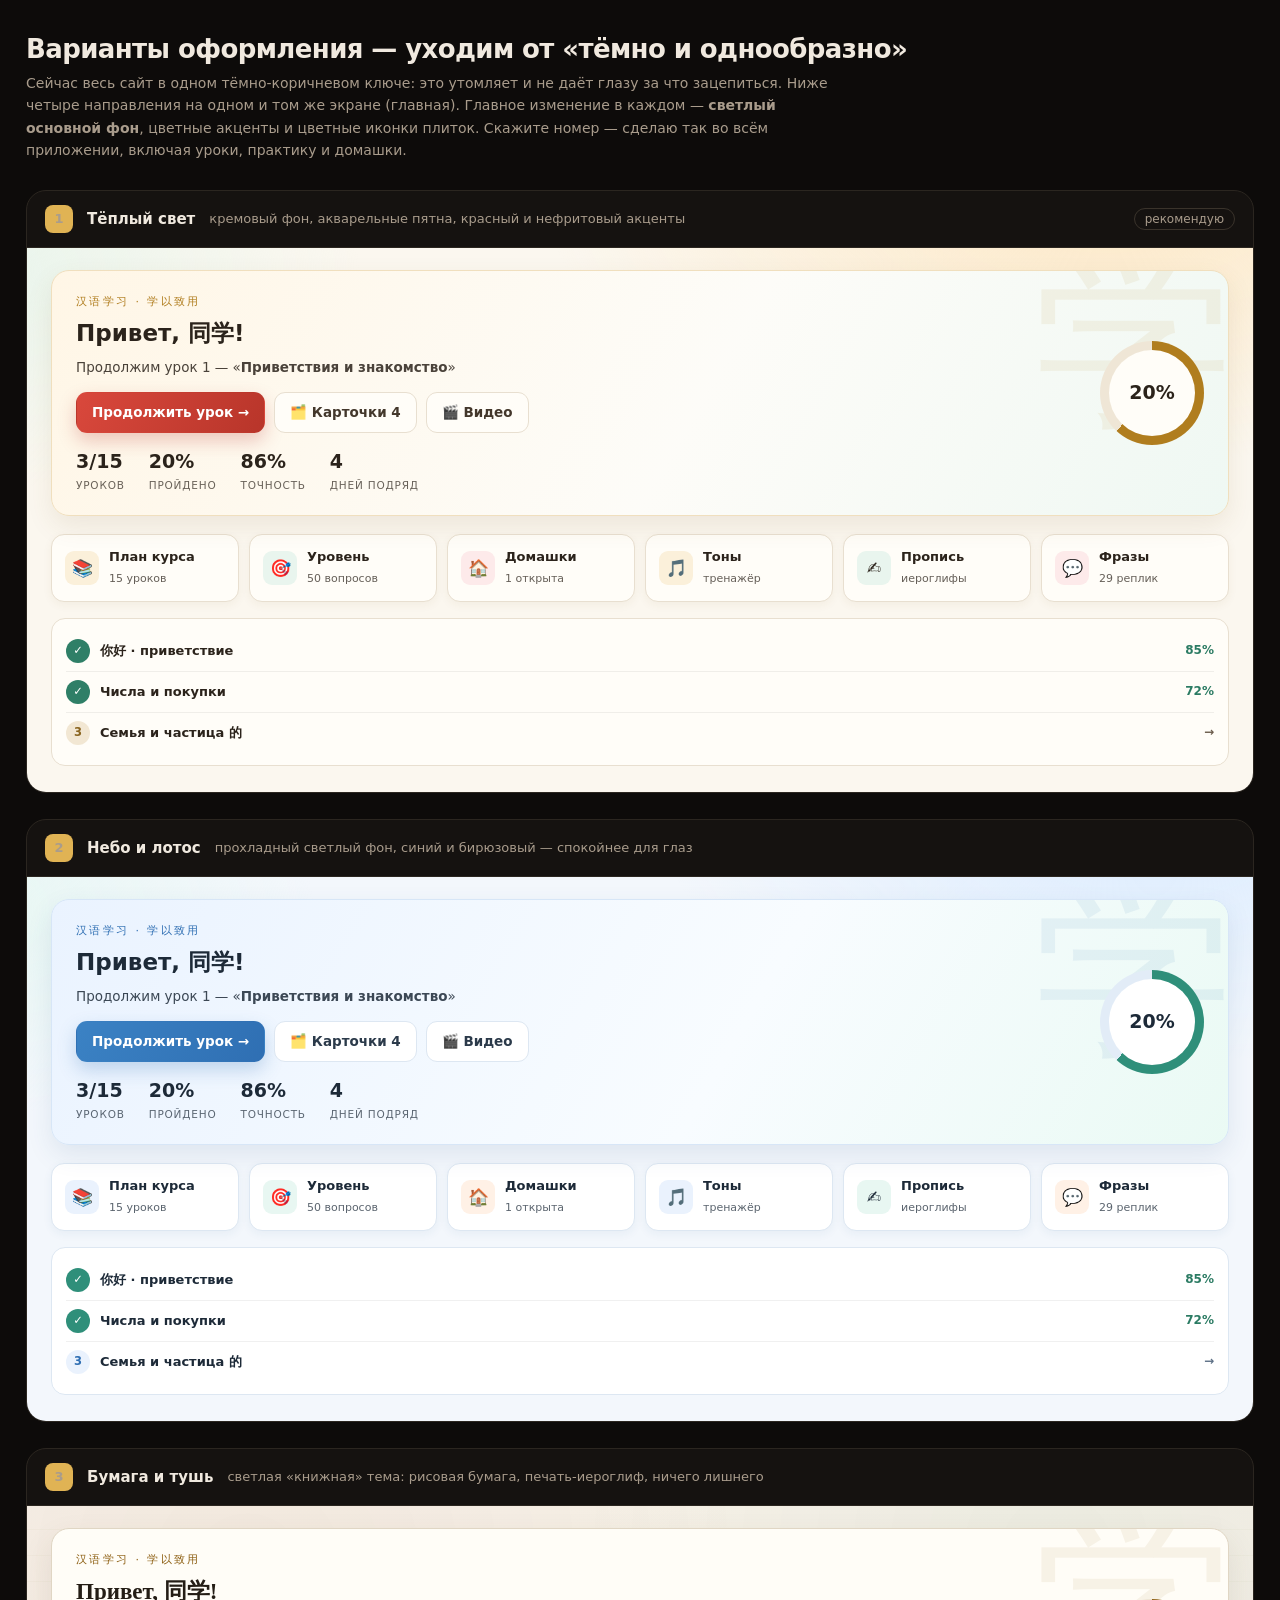
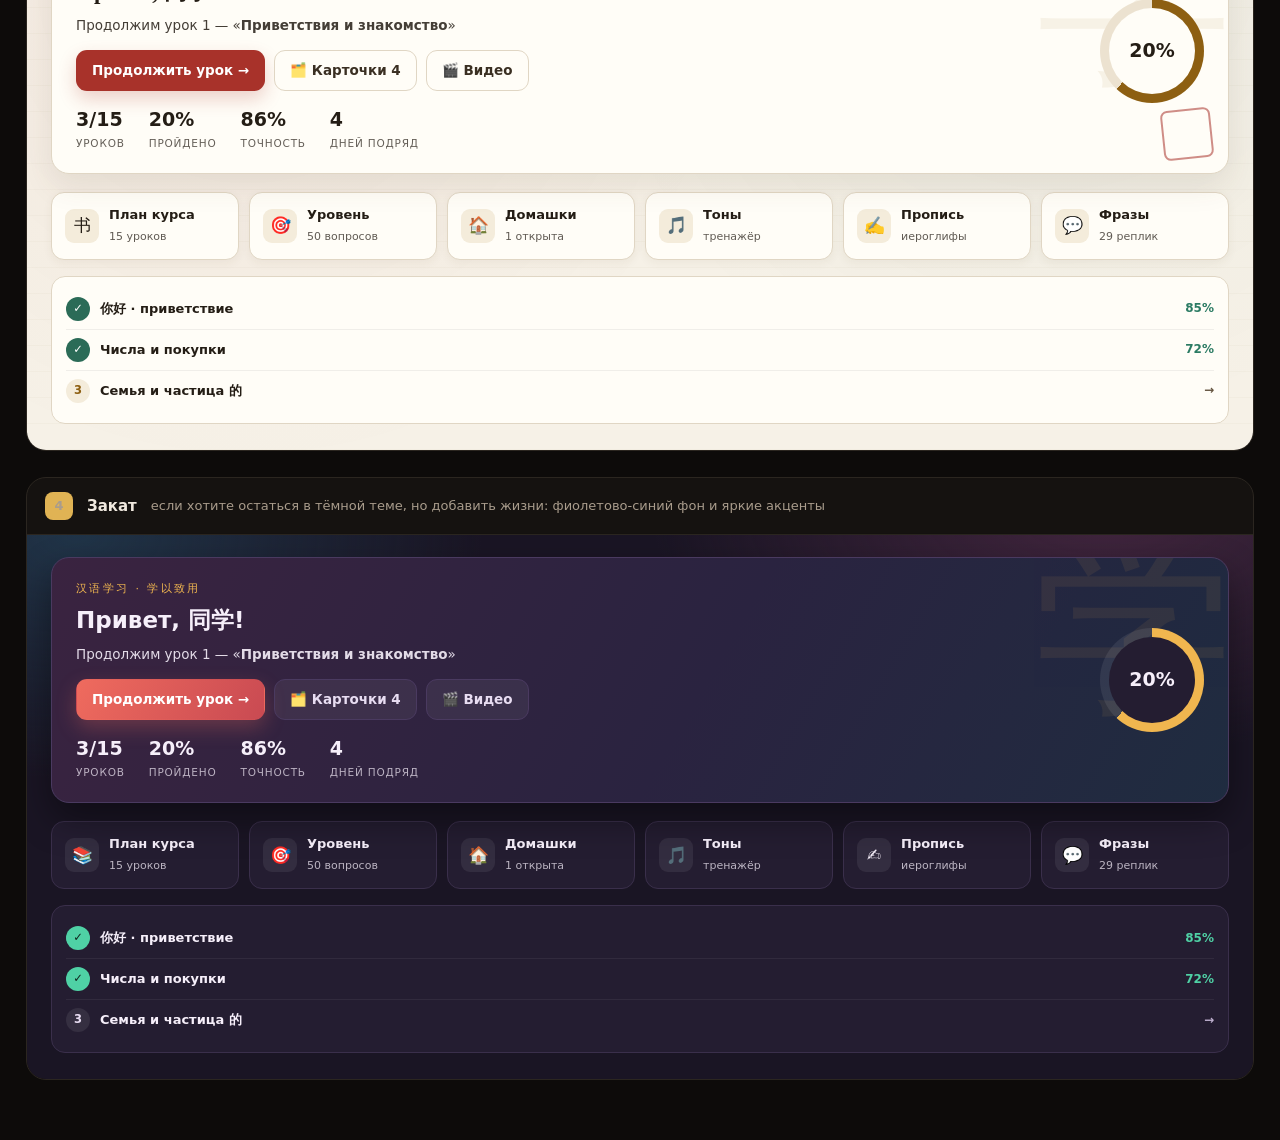
<file: design/theme-options.html>
<!DOCTYPE html>
<html lang="ru">
<head>
<meta charset="utf-8">
<meta name="viewport" content="width=device-width, initial-scale=1">
<title>汉语学习 · 4 варианта оформления (светлые и тёплые)</title>
<style>
  *{box-sizing:border-box}
  body{margin:0;background:#0d0b0a;color:#f0e9df;font-family:Inter,"Segoe UI",system-ui,-apple-system,sans-serif}
  .head{max-width:1400px;margin:0 auto;padding:34px 26px 10px}
  .head h1{margin:0 0 8px;font-size:26px;letter-spacing:-.6px}
  .head p{margin:0;color:#a99c8c;font-size:14px;max-width:820px;line-height:1.6}
  .wrap{max-width:1400px;margin:0 auto;padding:18px 26px 60px;display:grid;gap:26px}
  .opt{border-radius:20px;overflow:hidden;border:1px solid #2b2620;background:#151210}
  .opt-head{display:flex;align-items:center;gap:14px;padding:14px 18px;border-bottom:1px solid #2b2620;flex-wrap:wrap}
  .opt-num{width:28px;height:28px;border-radius:8px;display:grid;place-items:center;font-weight:800;font-size:13px;background:#e0b354;color:#201a10}
  .opt-head b{font-size:15px}
  .opt-head span{color:#a99c8c;font-size:13px}
  .opt-head .tag{margin-left:auto;font-size:12px;color:#a99c8c;border:1px solid #3a332b;border-radius:999px;padding:3px 10px}
  iframe{display:block;width:100%;border:0;background:#fff}

  /* ---------- общая «страница» внутри превью ---------- */
  .pg{padding:22px 24px 26px;font-size:14px;line-height:1.55}
  .pg h2{margin:0 0 4px;font-size:26px;letter-spacing:-.5px}
  .pg .sub{margin:0 0 16px;font-size:13.5px;opacity:.8}
  .hero{border-radius:18px;padding:22px 24px;display:flex;gap:20px;align-items:center;margin-bottom:18px;position:relative;overflow:hidden}
  .hero .big{position:absolute;right:-6px;top:-34px;font-size:200px;line-height:1;font-family:"Noto Serif SC",serif;opacity:.08}
  .hero h3{margin:0 0 6px;font-size:23px}
  .hero p{margin:0 0 14px;font-size:13.5px;opacity:.85}
  .row{display:flex;gap:9px;flex-wrap:wrap;margin-bottom:14px}
  .b{border-radius:11px;padding:9px 15px;font-size:13.5px;font-weight:600;border:1px solid transparent}
  .stats{display:flex;gap:24px;flex-wrap:wrap}
  .stats div{display:flex;flex-direction:column}
  .stats b{font-size:19px}
  .stats span{font-size:10.5px;letter-spacing:.8px;text-transform:uppercase;opacity:.7}
  .ring{width:104px;height:104px;flex:0 0 104px;border-radius:50%;display:grid;place-items:center;position:relative}
  .ring::before{content:'';position:absolute;inset:9px;border-radius:50%}
  .ring i{position:relative;font-style:normal;font-weight:800;font-size:19px}
  .cards{display:grid;grid-template-columns:repeat(auto-fill,minmax(180px,1fr));gap:10px;margin-bottom:16px}
  .c{border-radius:13px;padding:12px 13px;display:flex;gap:10px;align-items:center}
  .c .ic{width:34px;height:34px;border-radius:9px;display:grid;place-items:center;font-size:17px;flex:0 0 34px}
  .c b{display:block;font-size:13px}
  .c span{font-size:11px;opacity:.72}
  .list{border-radius:14px;padding:12px 14px}
  .li{display:flex;align-items:center;gap:10px;padding:8px 0;font-size:13px;border-bottom:1px solid rgba(0,0,0,.06)}
  .li:last-child{border-bottom:0}
  .li .n{width:24px;height:24px;border-radius:50%;display:grid;place-items:center;font-size:11.5px;font-weight:700}
  .li .ok{color:#2b7b63;font-weight:700;margin-left:auto;font-size:12px}
  .hz{font-family:"Noto Serif SC","Songti SC",serif}

  /* ===== 1. Тёплый свет (у Gris) ===== */
  .v1{--bg:#fbf7ef;--card:#fffdf8;--line:#e8dfd0;--txt:#2b231b;--txt2:#6b5c4c;--gold:#b07d1e;--jade:#2f7f67;--red:#b8352a;--blue:#3f74a8;
      background:radial-gradient(900px 420px at 88% -8%,#fde9c8,transparent 62%),radial-gradient(700px 380px at -6% 4%,#e8f5ec,transparent 58%),var(--bg);color:var(--txt)}
  .v1 .hero{background:linear-gradient(120deg,#fff6e6,#fdfcf8 55%,#eff8f3);border:1px solid #f0dfbe;box-shadow:0 10px 26px rgba(120,90,40,.1)}
  .v1 .hero .big{color:#b07d1e}
  .v1 .b.pri{background:linear-gradient(120deg,#d9483c,#b8352a);color:#fff;box-shadow:0 8px 18px rgba(184,53,42,.25)}
  .v1 .b.gh{background:#fffdf8;border-color:#e8dfd0;color:#43372b}
  .v1 .ring{background:conic-gradient(#b07d1e 62%,#efe6d6 0)}
  .v1 .ring::before{background:#fffdf8}
  .v1 .c{background:var(--card);border:1px solid var(--line);box-shadow:0 3px 10px rgba(120,90,40,.06)}
  .v1 .c .ic{background:#fbf0da}
  .v1 .c:nth-child(3n+2) .ic{background:#e9f5ee}
  .v1 .c:nth-child(3n+3) .ic{background:#fdeaea}
  .v1 .list{background:var(--card);border:1px solid var(--line)}
  .v1 .li .n{background:#f2e7d3;color:#8a6520}
  .v1 .li.done .n{background:#2f7f67;color:#fff}

  /* ===== 2. Небо и лотос (прохладный свет) ===== */
  .v2{--bg:#f3f7fc;--card:#ffffff;--line:#dde7f2;--txt:#1d2a38;--txt2:#5d7086;--gold:#2f6fb3;--jade:#2f8f7a;
      background:radial-gradient(820px 400px at 92% -10%,#dcecff,transparent 60%),radial-gradient(700px 380px at -8% 6%,#e6f7f2,transparent 55%),var(--bg);color:var(--txt)}
  .v2 .hero{background:linear-gradient(120deg,#eaf3ff,#f8fcff 58%,#eafaf4);border:1px solid #d7e6f7;box-shadow:0 10px 26px rgba(40,80,130,.1)}
  .v2 .hero .big{color:#2f6fb3}
  .v2 .b.pri{background:linear-gradient(120deg,#3b82c4,#2f6fb3);color:#fff;box-shadow:0 8px 18px rgba(47,111,179,.25)}
  .v2 .b.gh{background:#fff;border-color:#dde7f2;color:#2b3a4a}
  .v2 .ring{background:conic-gradient(#2f8f7a 62%,#e2ecf7 0)}
  .v2 .ring::before{background:#fff}
  .v2 .c{background:#fff;border:1px solid var(--line);box-shadow:0 3px 10px rgba(40,80,130,.06)}
  .v2 .c .ic{background:#eaf2fd}
  .v2 .c:nth-child(3n+2) .ic{background:#e8f7f2}
  .v2 .c:nth-child(3n+3) .ic{background:#fff1e6}
  .v2 .list{background:#fff;border:1px solid var(--line)}
  .v2 .li .n{background:#eaf2fd;color:#2f6fb3}
  .v2 .li.done .n{background:#2f8f7a;color:#fff}

  /* ===== 3. Бумага и тушь (светлая, с иероглифами) ===== */
  .v3{--bg:#f6f1e7;--card:#fffdf7;--line:#e0d6c4;--txt:#241d15;--txt2:#63533f;--gold:#8d5f12;--jade:#2b6b57;--red:#a8322a;
      background:
        radial-gradient(circle at 18% 12%,rgba(168,50,42,.05),transparent 45%),
        radial-gradient(circle at 84% 8%,rgba(43,107,87,.05),transparent 42%),
        repeating-linear-gradient(0deg,rgba(160,130,90,.045) 0 1px,transparent 1px 26px),
        var(--bg);color:var(--txt)}
  .v3 .hero{background:#fffdf7;border:1px solid #e0d6c4;box-shadow:0 12px 30px rgba(90,70,40,.1)}
  .v3 .hero::after{content:'';position:absolute;right:16px;bottom:14px;width:46px;height:46px;border:2px solid rgba(168,50,42,.55);border-radius:7px;transform:rotate(-6deg)}
  .v3 .hero .big{color:#8d5f12;opacity:.07}
  .v3 .b.pri{background:#a8322a;color:#fff;box-shadow:0 8px 18px rgba(168,50,42,.22)}
  .v3 .b.gh{background:#fffdf7;border-color:#e0d6c4;color:#3a2f22}
  .v3 .ring{background:conic-gradient(#8d5f12 62%,#ece2d0 0)}
  .v3 .ring::before{background:#fffdf7}
  .v3 .c{background:#fffdf7;border:1px solid var(--line);box-shadow:0 3px 10px rgba(90,70,40,.06)}
  .v3 .c .ic{background:#f4ecdb;font-family:"Noto Serif SC",serif}
  .v3 .list{background:#fffdf7;border:1px solid var(--line)}
  .v3 .li .n{background:#f4ecdb;color:#8d5f12}
  .v3 .li.done .n{background:#2b6b57;color:#fff}
  .v3 h2,.v3 .hero h3{font-family:"Noto Serif SC","Songti SC",serif;letter-spacing:0}

  /* ===== 4. Закат (тёмная, но живая) ===== */
  .v4{--bg:#1a1524;--card:#241d31;--line:#3a2f4b;--txt:#f6effa;--txt2:#bfb0cf;--gold:#f0b64f;--jade:#4fd1a5;--red:#ef6b5e;
      background:radial-gradient(760px 420px at 88% -6%,#43263f,transparent 60%),radial-gradient(700px 420px at 4% 0%,#203448,transparent 58%),var(--bg);color:var(--txt)}
  .v4 .hero{background:linear-gradient(120deg,#3a2340,#2a2340 55%,#1f2c40);border:1px solid #4a3a60;box-shadow:0 16px 36px rgba(0,0,0,.4)}
  .v4 .hero .big{color:#f0b64f}
  .v4 .b.pri{background:linear-gradient(120deg,#ef6b5e,#c94a52);color:#fff;box-shadow:0 8px 20px rgba(239,107,94,.28)}
  .v4 .b.gh{background:rgba(255,255,255,.06);border-color:#4a3a60;color:#e8ddf2}
  .v4 .ring{background:conic-gradient(#f0b64f 62%,rgba(255,255,255,.08) 0)}
  .v4 .ring::before{background:#241d31}
  .v4 .c{background:var(--card);border:1px solid var(--line)}
  .v4 .c .ic{background:rgba(255,255,255,.07)}
  .v4 .list{background:var(--card);border:1px solid var(--line)}
  .v4 .li{border-color:rgba(255,255,255,.06)}
  .v4 .li .n{background:rgba(255,255,255,.08);color:#e8ddf2}
  .v4 .li.done .n{background:#4fd1a5;color:#10241d}
  .v4 .li .ok{color:#4fd1a5}
  .v4 .ok{color:#4fd1a5}
</style>
</head>
<body>
<div class="head">
  <h1>Варианты оформления — уходим от «тёмно и однообразно»</h1>
  <p>Сейчас весь сайт в одном тёмно-коричневом ключе: это утомляет и не даёт глазу за что зацепиться.
     Ниже четыре направления на одном и том же экране (главная). Главное изменение в каждом — <b>светлый основной фон</b>,
     цветные акценты и цветные иконки плиток. Скажите номер — сделаю так во всём приложении, включая уроки, практику и домашки.</p>
</div>

<div class="wrap">

  <!-- 1 -->
  <section class="opt">
    <div class="opt-head"><span class="opt-num">1</span><b>Тёплый свет</b><span>кремовый фон, акварельные пятна, красный и нефритовый акценты</span><span class="tag">рекомендую</span></div>
    <div class="pg v1">
      <div class="hero">
        <div class="big hz">学</div>
        <div style="flex:1;position:relative">
          <div style="font-size:11px;letter-spacing:2.4px;text-transform:uppercase;color:#b07d1e;margin-bottom:6px">汉语学习 · 学以致用</div>
          <h3>Привет, 同学!</h3>
          <p>Продолжим урок 1 — «<b>Приветствия и знакомство</b>»</p>
          <div class="row"><span class="b pri">Продолжить урок →</span><span class="b gh">🗂️ Карточки 4</span><span class="b gh">🎬 Видео</span></div>
          <div class="stats"><div><b>3/15</b><span>уроков</span></div><div><b>20%</b><span>пройдено</span></div><div><b>86%</b><span>точность</span></div><div><b>4</b><span>дней подряд</span></div></div>
        </div>
        <div class="ring"><i>20%</i></div>
      </div>
      <div class="cards">
        <div class="c"><div class="ic">📚</div><div><b>План курса</b><span>15 уроков</span></div></div>
        <div class="c"><div class="ic">🎯</div><div><b>Уровень</b><span>50 вопросов</span></div></div>
        <div class="c"><div class="ic">🏠</div><div><b>Домашки</b><span>1 открыта</span></div></div>
        <div class="c"><div class="ic">🎵</div><div><b>Тоны</b><span>тренажёр</span></div></div>
        <div class="c"><div class="ic">✍️</div><div><b>Пропись</b><span>иероглифы</span></div></div>
        <div class="c"><div class="ic">💬</div><div><b>Фразы</b><span>29 реплик</span></div></div>
      </div>
      <div class="list">
        <div class="li done"><span class="n">✓</span><b>你好 · приветствие</b><span class="ok">85%</span></div>
        <div class="li done"><span class="n">✓</span><b>Числа и покупки</b><span class="ok">72%</span></div>
        <div class="li"><span class="n">3</span><b>Семья и частица 的</b><span class="ok" style="color:#6b5c4c">→</span></div>
      </div>
    </div>
  </section>

  <!-- 2 -->
  <section class="opt">
    <div class="opt-head"><span class="opt-num">2</span><b>Небо и лотос</b><span>прохладный светлый фон, синий и бирюзовый — спокойнее для глаз</span></div>
    <div class="pg v2">
      <div class="hero">
        <div class="big hz">学</div>
        <div style="flex:1;position:relative">
          <div style="font-size:11px;letter-spacing:2.4px;text-transform:uppercase;color:#2f6fb3;margin-bottom:6px">汉语学习 · 学以致用</div>
          <h3>Привет, 同学!</h3>
          <p>Продолжим урок 1 — «<b>Приветствия и знакомство</b>»</p>
          <div class="row"><span class="b pri">Продолжить урок →</span><span class="b gh">🗂️ Карточки 4</span><span class="b gh">🎬 Видео</span></div>
          <div class="stats"><div><b>3/15</b><span>уроков</span></div><div><b>20%</b><span>пройдено</span></div><div><b>86%</b><span>точность</span></div><div><b>4</b><span>дней подряд</span></div></div>
        </div>
        <div class="ring"><i>20%</i></div>
      </div>
      <div class="cards">
        <div class="c"><div class="ic">📚</div><div><b>План курса</b><span>15 уроков</span></div></div>
        <div class="c"><div class="ic">🎯</div><div><b>Уровень</b><span>50 вопросов</span></div></div>
        <div class="c"><div class="ic">🏠</div><div><b>Домашки</b><span>1 открыта</span></div></div>
        <div class="c"><div class="ic">🎵</div><div><b>Тоны</b><span>тренажёр</span></div></div>
        <div class="c"><div class="ic">✍️</div><div><b>Пропись</b><span>иероглифы</span></div></div>
        <div class="c"><div class="ic">💬</div><div><b>Фразы</b><span>29 реплик</span></div></div>
      </div>
      <div class="list">
        <div class="li done"><span class="n">✓</span><b>你好 · приветствие</b><span class="ok">85%</span></div>
        <div class="li done"><span class="n">✓</span><b>Числа и покупки</b><span class="ok">72%</span></div>
        <div class="li"><span class="n">3</span><b>Семья и частица 的</b><span class="ok" style="color:#5d7086">→</span></div>
      </div>
    </div>
  </section>

  <!-- 3 -->
  <section class="opt">
    <div class="opt-head"><span class="opt-num">3</span><b>Бумага и тушь</b><span>светлая «книжная» тема: рисовая бумага, печать-иероглиф, ничего лишнего</span></div>
    <div class="pg v3">
      <div class="hero">
        <div class="big hz">学</div>
        <div style="flex:1;position:relative">
          <div style="font-size:11px;letter-spacing:2.4px;text-transform:uppercase;color:#8d5f12;margin-bottom:6px">汉语学习 · 学以致用</div>
          <h3>Привет, 同学!</h3>
          <p>Продолжим урок 1 — «<b>Приветствия и знакомство</b>»</p>
          <div class="row"><span class="b pri">Продолжить урок →</span><span class="b gh">🗂️ Карточки 4</span><span class="b gh">🎬 Видео</span></div>
          <div class="stats"><div><b>3/15</b><span>уроков</span></div><div><b>20%</b><span>пройдено</span></div><div><b>86%</b><span>точность</span></div><div><b>4</b><span>дней подряд</span></div></div>
        </div>
        <div class="ring"><i>20%</i></div>
      </div>
      <div class="cards">
        <div class="c"><div class="ic hz">书</div><div><b>План курса</b><span>15 уроков</span></div></div>
        <div class="c"><div class="ic">🎯</div><div><b>Уровень</b><span>50 вопросов</span></div></div>
        <div class="c"><div class="ic">🏠</div><div><b>Домашки</b><span>1 открыта</span></div></div>
        <div class="c"><div class="ic">🎵</div><div><b>Тоны</b><span>тренажёр</span></div></div>
        <div class="c"><div class="ic">✍️</div><div><b>Пропись</b><span>иероглифы</span></div></div>
        <div class="c"><div class="ic">💬</div><div><b>Фразы</b><span>29 реплик</span></div></div>
      </div>
      <div class="list">
        <div class="li done"><span class="n">✓</span><b>你好 · приветствие</b><span class="ok">85%</span></div>
        <div class="li done"><span class="n">✓</span><b>Числа и покупки</b><span class="ok">72%</span></div>
        <div class="li"><span class="n">3</span><b>Семья и частица 的</b><span class="ok" style="color:#63533f">→</span></div>
      </div>
    </div>
  </section>

  <!-- 4 -->
  <section class="opt">
    <div class="opt-head"><span class="opt-num">4</span><b>Закат</b><span>если хотите остаться в тёмной теме, но добавить жизни: фиолетово-синий фон и яркие акценты</span></div>
    <div class="pg v4">
      <div class="hero">
        <div class="big hz">学</div>
        <div style="flex:1;position:relative">
          <div style="font-size:11px;letter-spacing:2.4px;text-transform:uppercase;color:#f0b64f;margin-bottom:6px">汉语学习 · 学以致用</div>
          <h3>Привет, 同学!</h3>
          <p style="opacity:.9">Продолжим урок 1 — «<b>Приветствия и знакомство</b>»</p>
          <div class="row"><span class="b pri">Продолжить урок →</span><span class="b gh">🗂️ Карточки 4</span><span class="b gh">🎬 Видео</span></div>
          <div class="stats"><div><b>3/15</b><span>уроков</span></div><div><b>20%</b><span>пройдено</span></div><div><b>86%</b><span>точность</span></div><div><b>4</b><span>дней подряд</span></div></div>
        </div>
        <div class="ring"><i>20%</i></div>
      </div>
      <div class="cards">
        <div class="c"><div class="ic">📚</div><div><b>План курса</b><span>15 уроков</span></div></div>
        <div class="c"><div class="ic">🎯</div><div><b>Уровень</b><span>50 вопросов</span></div></div>
        <div class="c"><div class="ic">🏠</div><div><b>Домашки</b><span>1 открыта</span></div></div>
        <div class="c"><div class="ic">🎵</div><div><b>Тоны</b><span>тренажёр</span></div></div>
        <div class="c"><div class="ic">✍️</div><div><b>Пропись</b><span>иероглифы</span></div></div>
        <div class="c"><div class="ic">💬</div><div><b>Фразы</b><span>29 реплик</span></div></div>
      </div>
      <div class="list">
        <div class="li done"><span class="n">✓</span><b>你好 · приветствие</b><span class="ok">85%</span></div>
        <div class="li done"><span class="n">✓</span><b>Числа и покупки</b><span class="ok">72%</span></div>
        <div class="li"><span class="n">3</span><b>Семья и частица 的</b><span class="ok" style="color:#bfb0cf">→</span></div>
      </div>
    </div>
  </section>

</div>
</body>
</html>
</file>
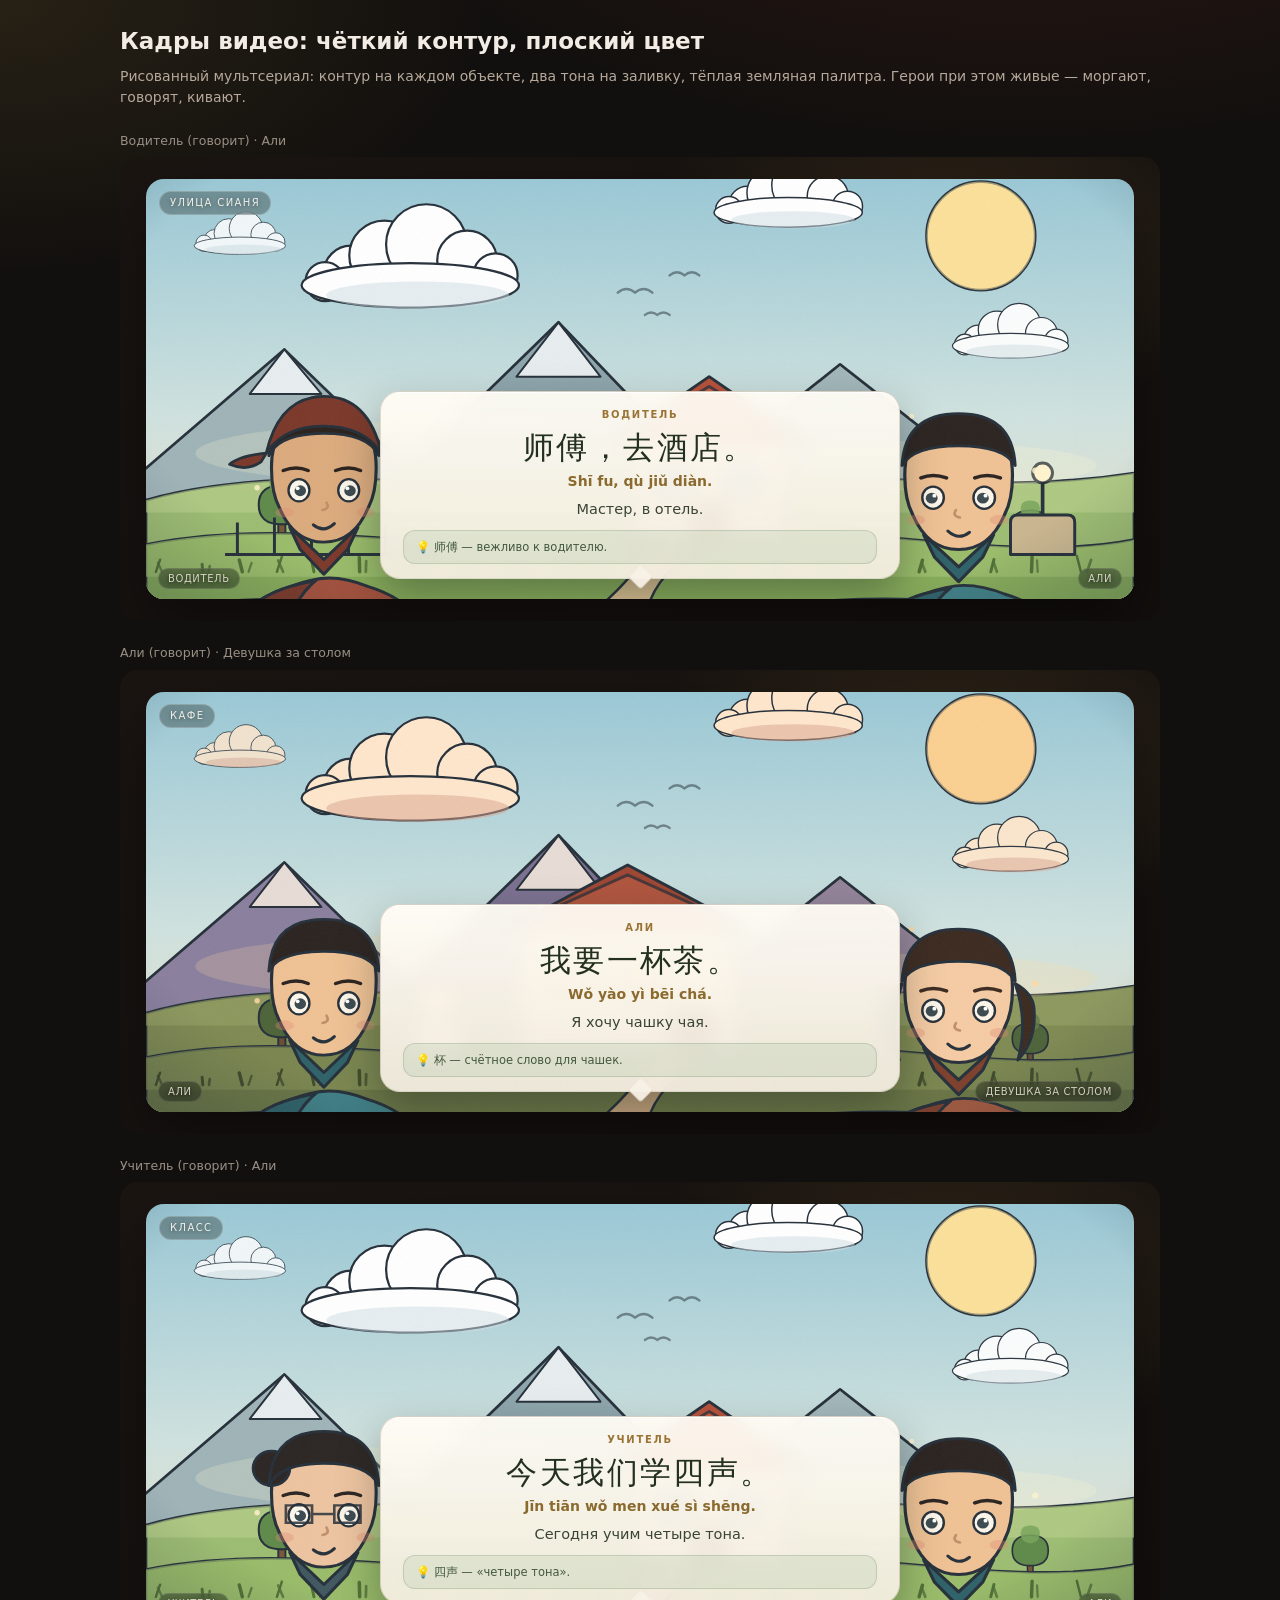
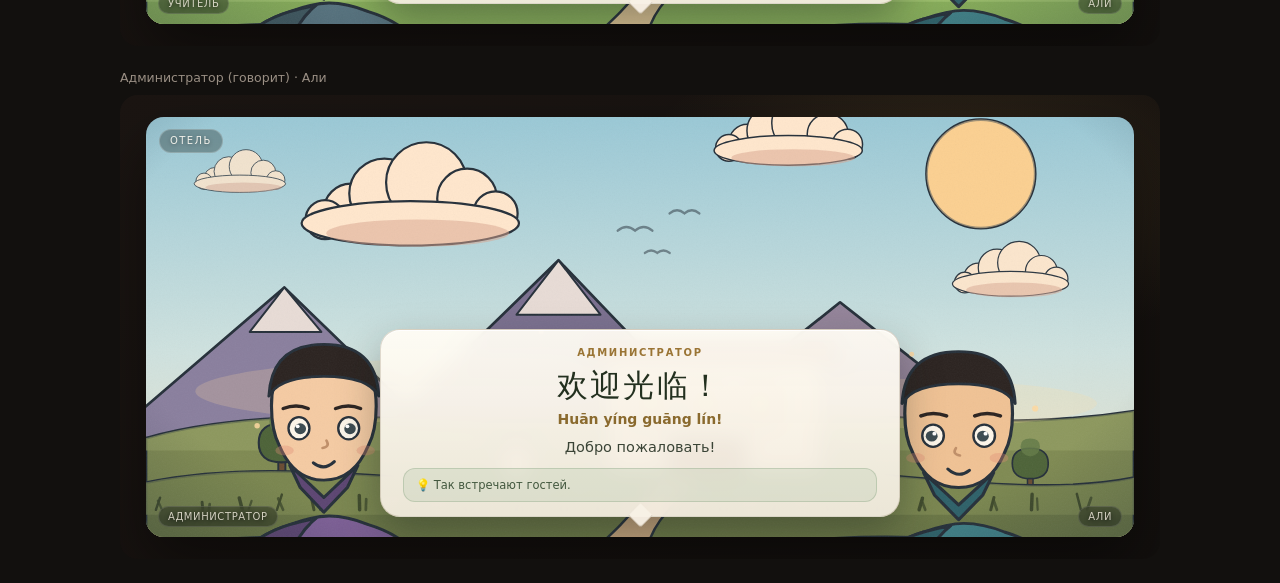
<file: design/video-scenes.html>
<!DOCTYPE html><html lang="ru"><head><meta charset="utf-8">
<meta name="viewport" content="width=device-width,initial-scale=1">
<title>Кадры видео — мультсериальный стиль</title>
<style>
/* ============================================================
   汉语学习 — стили
   ============================================================ */
:root {
  --bg: #12100e;
  --bg2: #1b1815;
  --panel: #201c18;
  --panel2: #272220;
  --line: #38302a;
  --txt: #f2ece4;
  --txt2: #b6a89a;
  --txt3: #7d7166;
  --red: #d0453a;
  --red2: #e8615a;
  --gold: #e0b354;
  --jade: #5aa88f;
  --blue: #6a9fd4;
  --radius: 14px;
  --shadow: 0 10px 30px rgba(0,0,0,.35);
}
:root[data-theme="light"] {
  --bg: #f4efe6;
  --bg2: #ede5d8;
  --panel: #fffdf8;
  --panel2: #f7f2e8;
  --line: #ddd2c2;
  --txt: #231c15;
  --txt2: #5b4d3f;
  --txt3: #8c7b6a;
  --red: #b83328;
  --red2: #d0453a;
  --gold: #9a6912;
  --jade: #2b7b63;
  --blue: #366da3;
  --shadow: 0 8px 24px rgba(45,30,15,.08);
}
:root[data-theme="light"] #nav { background: rgba(255,253,248,.94); }
:root[data-theme="light"] .mnav { background: rgba(255,253,248,.97); }
:root[data-theme="light"] .hero { background: linear-gradient(135deg, #fffaf0, #f5ead8); }
:root[data-theme="light"] .vcard .vc-h, :root[data-theme="light"] .gram-ex b,
:root[data-theme="light"] .gl-row b, :root[data-theme="light"] .rt-v { color: var(--red); }
:root[data-theme="light"] .tile:hover, :root[data-theme="light"] .opt:hover:not(:disabled) { background: rgba(154,105,18,.08); }
:root[data-theme="light"] .search, :root[data-theme="light"] .auth-form input,
:root[data-theme="light"] .g-input, :root[data-theme="light"] .gap-input { background: #fff; color: var(--txt); }

* { box-sizing: border-box; }
html, body { margin: 0; padding: 0; }
body {
  background:
    radial-gradient(1200px 600px at 80% -10%, rgba(208,69,58,.16), transparent 60%),
    radial-gradient(900px 500px at 0% 0%, rgba(224,179,84,.10), transparent 55%),
    var(--bg);
  color: var(--txt);
  font-family: "Inter", "Segoe UI", system-ui, -apple-system, "Helvetica Neue", Arial, sans-serif;
  font-size: 15px;
  line-height: 1.55;
  -webkit-font-smoothing: antialiased;
  padding-bottom: 40px;
}
.zh, .vcard .vc-h, .fc-hanzi, .w-h, .d-h, .ph-h, .dict-row .d-h, .tt-s, .tc-s, .wi-h {
  font-family: "Noto Serif SC", "Songti SC", "STSong", "SimSun", "PingFang SC", "Microsoft YaHei", serif;
}

a { color: inherit; text-decoration: none; }
button { font-family: inherit; cursor: pointer; }

/* ---------- Каркас ---------- */
.app { display: flex; min-height: 100vh; }
#nav {
  width: 232px; flex: 0 0 232px; background: rgba(20,17,15,.85);
  border-right: 1px solid var(--line); padding: 18px 12px;
  position: sticky; top: 0; height: 100vh; overflow-y: auto;
}
.brand { display: flex; align-items: center; gap: 10px; padding: 6px 8px 18px; }
.brand-logo {
  width: 40px; height: 40px; border-radius: 11px; flex: 0 0 40px;
  background: linear-gradient(140deg, var(--red), #8e2b23);
  display: grid; place-items: center; font-size: 23px;
  font-family: "Noto Serif SC", serif; color: #fff5e8;
  box-shadow: 0 6px 18px rgba(208,69,58,.35);
}
.brand-t { font-weight: 700; font-size: 15px; letter-spacing: .2px; }
.brand-s { font-size: 11px; color: var(--txt3); }
#nav a {
  display: flex; align-items: center; gap: 11px; padding: 9px 11px; border-radius: 10px;
  color: var(--txt2); font-size: 14px; margin-bottom: 2px; transition: .15s;
}
#nav a:hover { background: rgba(255,255,255,.045); color: var(--txt); }
#nav a.active { background: linear-gradient(90deg, rgba(208,69,58,.22), rgba(208,69,58,.05)); color: #fff; font-weight: 600; }
#nav a.active .ni { transform: scale(1.1); }
.ni { font-size: 17px; width: 22px; text-align: center; transition: .15s; }
.nav-foot { margin-top: 20px; padding: 12px; border-top: 1px solid var(--line); font-size: 12px; color: var(--txt3); }
.nav-foot b { color: var(--gold); }

#main { flex: 1; min-width: 0; }
#view { padding: 30px 34px 60px; max-width: 1120px; }

/* ---------- Заголовки ---------- */
.page-title { font-size: 27px; margin: 0 0 4px; font-weight: 700; letter-spacing: -.3px; }
.page-sub { color: var(--txt2); margin: 0 0 22px; font-size: 14px; max-width: 720px; }

/* ---------- Кнопки ---------- */
.btn {
  display: inline-flex; align-items: center; gap: 7px; justify-content: center;
  padding: 9px 16px; border-radius: 10px; border: 1px solid transparent;
  background: var(--panel2); color: var(--txt); font-size: 14px; font-weight: 500;
  transition: .15s; border-color: var(--line);
}
.btn:hover { transform: translateY(-1px); border-color: #524640; }
.btn-primary { background: linear-gradient(135deg, var(--red2), var(--red)); border-color: transparent; color: #fff; box-shadow: 0 6px 18px rgba(208,69,58,.28); }
.btn-primary:hover { box-shadow: 0 9px 24px rgba(208,69,58,.4); }
.btn-ghost { background: transparent; border-color: var(--line); color: var(--txt2); }
.btn-ghost:hover { color: var(--txt); }
.btn-sm { padding: 5px 11px; font-size: 12.5px; border-radius: 8px; }
.btn-danger { background: transparent; border-color: #6b2f2a; color: #e08076; }
.btn-row { display: flex; gap: 9px; flex-wrap: wrap; align-items: center; }
.pill { background: var(--gold); color: #20180c; border-radius: 20px; padding: 1px 8px; font-size: 12px; font-weight: 700; }

.speak {
  background: rgba(90,168,143,.14); border: 1px solid rgba(90,168,143,.35); color: #7fd0b4;
  border-radius: 8px; width: 30px; height: 30px; font-size: 14px; display: inline-grid; place-items: center;
  transition: .15s; flex: 0 0 auto;
}
.speak:hover { background: rgba(90,168,143,.28); }
.speak.sm { width: 26px; height: 26px; font-size: 12px; }
.speak.big { width: 42px; height: 42px; font-size: 18px; }

/* ---------- Панели ---------- */
.panel {
  background: var(--panel);
  border: 1px solid var(--line); border-radius: var(--radius);
  padding: 20px 22px; margin-bottom: 18px; box-shadow: var(--shadow);
}
.panel h3 { margin: 0 0 14px; font-size: 16px; font-weight: 650; display: flex; align-items: center; gap: 8px; }
.panel-head { display: flex; justify-content: space-between; align-items: center; flex-wrap: wrap; gap: 10px; margin-bottom: 14px; }
.panel-head h3 { margin: 0; }
.note { background: rgba(224,179,84,.08); border-left: 3px solid var(--gold); padding: 10px 13px; border-radius: 0 8px 8px 0; color: var(--txt2); font-size: 13.5px; margin-top: 12px; }
.empty { color: var(--txt3); font-style: italic; padding: 12px 0; }
.level-chip { background: rgba(106,159,212,.16); color: #93c1ec; border: 1px solid rgba(106,159,212,.3); border-radius: 20px; padding: 2px 10px; font-size: 11.5px; margin-left: 8px; }

/* ---------- Hero ---------- */
.hero {
  position: relative; overflow: hidden; border-radius: 22px; padding: 34px 36px;
  background:
    radial-gradient(600px 260px at 90% 10%, rgba(224,179,84,.14), transparent 65%),
    linear-gradient(125deg, #2b1613 0%, #231d19 48%, #181411 100%);
  border: 1px solid rgba(224,179,84,.28); margin-bottom: 22px; display: flex; align-items: center; gap: 30px;
  box-shadow: 0 18px 44px rgba(0,0,0,.42);
}
.hero-bg {
  position: absolute; right: -10px; top: -40px; font-size: 260px; opacity: .05;
  font-family: "Noto Serif SC", serif; color: var(--gold); pointer-events: none; line-height: 1;
}
.hero-seal {
  position: absolute; right: 20px; top: 18px; width: 42px; height: 42px; border-radius: 8px;
  border: 2px solid rgba(208,69,58,.65); color: #ff8e84; background: rgba(208,69,58,.14);
  font-family: "Noto Serif SC", serif; font-size: 13px; line-height: 1.15; font-weight: 700;
  display: grid; place-items: center; text-align: center; transform: rotate(-6deg); pointer-events: none;
}
.hero-inner { position: relative; z-index: 1; flex: 1; }
.hero-tag { color: var(--gold); font-size: 12px; letter-spacing: 2.4px; text-transform: uppercase; margin-bottom: 8px; }
.hero h1 { margin: 0 0 6px; font-size: 34px; font-weight: 700; letter-spacing: -.5px; }
.hero-sub { color: var(--txt2); margin: 0 0 20px; font-size: 15px; }
.hero-actions { display: flex; gap: 10px; flex-wrap: wrap; margin-bottom: 22px; }
.hero-stats { display: flex; gap: 30px; flex-wrap: wrap; }
.hero-stats div { display: flex; flex-direction: column; }
.hero-stats b { font-size: 21px; color: var(--txt); }
.hero-stats span { font-size: 11.5px; color: var(--txt3); text-transform: uppercase; letter-spacing: .8px; }
.progress-ring {
  width: 132px; height: 132px; flex: 0 0 132px; border-radius: 50%; display: grid; place-items: center;
  background: conic-gradient(var(--gold) calc(var(--p) * 1%), rgba(255,255,255,.07) 0);
  position: relative; box-shadow: 0 0 28px rgba(224,179,84,.18);
}
.progress-ring::before { content: ''; position: absolute; inset: 11px; border-radius: 50%; background: var(--bg2); }
.progress-ring div { position: relative; z-index: 1; font-size: 24px; font-weight: 700; }

/* ---------- Плитки ---------- */
.card-grid { display: grid; grid-template-columns: repeat(auto-fill, minmax(220px, 1fr)); gap: 12px; margin-bottom: 20px; }
.tile {
  display: flex; align-items: center; gap: 13px; padding: 15px 17px; border-radius: 14px;
  background: var(--panel); border: 1px solid var(--line); transition: .18s;
}
.tile:hover { transform: translateY(-2px); border-color: var(--gold); box-shadow: 0 8px 20px rgba(0,0,0,.22); }
.tile-ic { font-size: 23px; width: 40px; height: 40px; display: grid; place-items: center; background: rgba(255,255,255,.045); border-radius: 10px; flex: 0 0 40px; }
.tile b { display: block; font-size: 14.5px; }
.tile span { font-size: 12px; color: var(--txt3); }
.tile-hot { border-color: rgba(224,179,84,.5); }

/* ---------- План ---------- */
.module-head { display: flex; justify-content: space-between; gap: 16px; margin-bottom: 14px; }
.module-head h3 { margin: 2px 0 4px; }
.module-head p { margin: 0; color: var(--txt3); font-size: 13px; }
.module-level { color: var(--gold); font-size: 11.5px; letter-spacing: 1.4px; text-transform: uppercase; }
.lesson-list { display: flex; flex-direction: column; gap: 7px; }
.lesson-row {
  display: flex; align-items: center; gap: 13px; padding: 11px 14px; border-radius: 11px;
  background: rgba(255,255,255,.028); border: 1px solid transparent; transition: .15s;
}
.lesson-row:hover { background: rgba(208,69,58,.1); border-color: rgba(208,69,58,.3); }
.lesson-row.done { background: rgba(90,168,143,.07); }
.lr-num {
  width: 27px; height: 27px; flex: 0 0 27px; border-radius: 50%; display: grid; place-items: center;
  background: rgba(255,255,255,.06); font-size: 13px; font-weight: 600;
}
.lesson-row.done .lr-num { background: var(--jade); color: #0d2a22; }
.lr-body { flex: 1; display: flex; flex-direction: column; }
.lr-body b { font-size: 14px; }
.lr-body span { font-size: 12px; color: var(--txt3); }
.lr-score { color: var(--jade); font-size: 13px; font-weight: 600; }
.lr-go { color: var(--txt3); }

/* ---------- Урок ---------- */
.lesson-head { margin-bottom: 20px; }
.lh-badge { color: var(--gold); font-size: 11.5px; letter-spacing: 1.6px; text-transform: uppercase; margin-bottom: 7px; }
.lesson-head h1 { margin: 0 0 4px; font-size: 30px; letter-spacing: -.4px; }
.lh-sub { color: var(--txt2); margin: 0; }
.goals { border-left: 3px solid var(--gold); }
.goal { color: var(--txt2); font-size: 14px; padding: 3px 0; }

.vocab { display: grid; grid-template-columns: repeat(auto-fill, minmax(168px, 1fr)); gap: 10px; }
.vcard {
  background: rgba(255,255,255,.032); border: 1px solid var(--line); border-radius: 11px;
  padding: 12px 13px; position: relative; transition: .15s;
}
.vcard:hover { border-color: rgba(224,179,84,.45); background: rgba(255,255,255,.055); }
.vc-h { font-size: 22px; margin-bottom: 2px; letter-spacing: 1px; }
.vc-p { color: var(--gold); font-size: 12.5px; margin-bottom: 4px; }
.vc-r { color: var(--txt2); font-size: 12.5px; }
.vc-tools { position: absolute; top: 9px; right: 9px; display: flex; gap: 4px; }
.add-card {
  width: 26px; height: 26px; border-radius: 8px; border: 1px solid var(--line); background: rgba(255,255,255,.05);
  color: var(--txt3); font-size: 13px; display: grid; place-items: center; transition: .15s;
}
.add-card:hover { color: var(--gold); border-color: var(--gold); }
.add-card.added { color: var(--jade); border-color: var(--jade); }

.gram { padding: 13px 0; border-bottom: 1px dashed rgba(255,255,255,.07); }
.gram:last-child { border-bottom: none; }
.gram-t { font-weight: 650; font-size: 14.5px; margin-bottom: 5px; color: #ffd9d3; }
.gram-b { color: var(--txt2); font-size: 13.8px; }
.gram-b b { color: var(--gold); font-weight: 600; }

/* ---------- Квиз ---------- */
.q-head { display: flex; align-items: center; gap: 14px; margin-bottom: 14px; color: var(--txt3); font-size: 12.5px; }
.q-bar { flex: 1; height: 5px; background: rgba(255,255,255,.07); border-radius: 4px; overflow: hidden; }
.q-bar div { height: 100%; background: linear-gradient(90deg, var(--red), var(--gold)); transition: .3s; }
.q-text { font-size: 17px; font-weight: 600; margin-bottom: 15px; }
.opts { display: flex; flex-direction: column; gap: 8px; }
.opt {
  display: flex; align-items: center; gap: 12px; text-align: left; padding: 11px 14px;
  background: rgba(255,255,255,.035); border: 1px solid var(--line); border-radius: 10px;
  color: var(--txt); font-size: 14.5px; transition: .14s; width: 100%;
}
.opt:hover:not(:disabled) { background: rgba(255,255,255,.07); border-color: var(--gold); transform: translateX(3px); }
.opt:disabled { cursor: default; }
.opt-k { width: 23px; height: 23px; flex: 0 0 23px; border-radius: 6px; background: rgba(255,255,255,.07); display: grid; place-items: center; font-size: 12px; font-weight: 700; color: var(--txt2); }
.opt.right { border-color: var(--jade); background: rgba(90,168,143,.14); }
.opt.right .opt-k { background: var(--jade); color: #0d2a22; }
.opt.wrong { border-color: var(--red); background: rgba(208,69,58,.14); }
.opt.wrong .opt-k { background: var(--red); color: #fff; }
.gap-row { display: flex; gap: 9px; }
.gap-input {
  flex: 1; padding: 11px 14px; border-radius: 10px; border: 1px solid var(--line);
  background: rgba(0,0,0,.25); color: var(--txt); font-size: 16px; font-family: "Noto Serif SC", serif;
}
.gap-input:focus { outline: none; border-color: var(--gold); }
.gap-input.right { border-color: var(--jade); background: rgba(90,168,143,.1); }
.gap-input.wrong { border-color: var(--red); background: rgba(208,69,58,.1); }
.order-line {
  min-height: 50px; background: rgba(0,0,0,.22); border: 1px dashed var(--line); border-radius: 10px;
  padding: 10px; display: flex; flex-wrap: wrap; gap: 7px; align-items: center; margin-bottom: 12px;
}
.order-pool { display: flex; flex-wrap: wrap; gap: 7px; }
.ow {
  padding: 8px 13px; border-radius: 9px; border: 1px solid var(--line); background: rgba(255,255,255,.05);
  color: var(--txt); font-size: 15px; font-family: "Noto Serif SC", serif; transition: .14s;
}
.ow:hover { border-color: var(--gold); }
.ow.used { opacity: .28; pointer-events: none; }
.ow.used-inline { background: rgba(224,179,84,.16); border-color: var(--gold); color: #ffedcb; }
.q-controls-inline { display: flex; gap: 8px; margin-top: 13px; }
.q-feedback { display: none; margin-top: 14px; padding: 11px 14px; border-radius: 10px; font-size: 14px; }
.q-feedback.ok { background: rgba(90,168,143,.12); border-left: 3px solid var(--jade); color: #a9e0cd; }
.q-feedback.bad { background: rgba(208,69,58,.12); border-left: 3px solid var(--red); color: #f0b5af; }
.q-feedback b { color: var(--gold); }
.q-controls { margin-top: 13px; }
.listen-row { display: flex; align-items: center; gap: 10px; margin-top: 13px; color: var(--txt3); font-size: 12.5px; }
.quiz-done { text-align: center; padding: 22px 10px; }
.qd-emoji { font-size: 46px; margin-bottom: 6px; }
.quiz-done h3 { justify-content: center; font-size: 19px; }
.quiz-done p { color: var(--txt2); margin: 0 0 18px; }
.qd-actions { display: flex; gap: 10px; justify-content: center; }
.hw-item { color: var(--txt2); padding: 5px 0; font-size: 14px; }
.hw-note { margin-top: 12px; padding-top: 12px; border-top: 1px solid var(--line); color: var(--txt3); font-size: 12.5px; font-style: italic; }
.nav-lessons { display: flex; justify-content: space-between; gap: 10px; margin-top: 22px; }

/* ---------- Карточки ---------- */
.srs-stats { display: flex; gap: 30px; margin-bottom: 16px; flex-wrap: wrap; }
.srs-stats div { display: flex; flex-direction: column; }
.srs-stats b { font-size: 22px; }
.srs-stats span { font-size: 11.5px; color: var(--txt3); text-transform: uppercase; letter-spacing: .8px; }
.flashcard {
  background: linear-gradient(160deg, var(--panel2), var(--panel)); border: 1px solid var(--line);
  border-radius: 18px; padding: 30px; text-align: center; margin-bottom: 16px; box-shadow: var(--shadow);
  cursor: pointer; user-select: none;
}
.flashcard.fc-3d {
  background: transparent; border: none; padding: 0; box-shadow: none; perspective: 1100px;
}
.fc-inner {
  display: grid; transform-style: preserve-3d; transition: transform .55s cubic-bezier(.22,.61,.36,1);
}
.fc-inner.flipped { transform: rotateY(180deg); }
.fc-face {
  grid-area: 1 / 1; backface-visibility: hidden; -webkit-backface-visibility: hidden;
  background: linear-gradient(160deg, var(--panel2), var(--panel)); border: 1px solid var(--line);
  border-radius: 18px; padding: 28px 24px; box-shadow: var(--shadow);
  display: flex; flex-direction: column; align-items: center; justify-content: center; min-height: 270px;
}
.fc-back { transform: rotateY(180deg); border-color: rgba(224,179,84,.45); }
.fc-progress { color: var(--txt3); font-size: 12px; margin-bottom: 14px; }
.fc-hanzi { font-size: 62px; line-height: 1.15; letter-spacing: 3px; }
.fc-hanzi.sm { font-size: 40px; }
.fc-pinyin { color: var(--gold); font-size: 17px; margin-bottom: 12px; }
.fc-reveal { margin-top: 8px; color: var(--txt); font-size: 19px; }
.fc-tip { color: var(--txt3); font-size: 11px; text-transform: uppercase; letter-spacing: 1px; }
.fc-show { margin-top: 10px; }
.fc-speak-row { margin-top: 16px; display: flex; align-items: center; justify-content: center; gap: 10px; color: var(--txt3); font-size: 12.5px; }
.fc-actions { display: flex; gap: 12px; justify-content: center; min-height: 46px; margin-bottom: 10px; }
.fc-actions .btn { min-width: 150px; padding: 12px 20px; font-size: 15px; }
.custom-card-form {
  display: flex; gap: 8px; flex-wrap: wrap; margin-top: 14px; padding-top: 14px; border-top: 1px solid var(--line);
}
.cc-in {
  padding: 8px 11px; border-radius: 9px; border: 1px solid var(--line);
  background: rgba(0,0,0,.22); color: var(--txt); font-size: 13.5px; min-width: 130px; flex: 1;
}
.cc-in.wide { flex: 1.6; min-width: 170px; }
.cc-in:focus { outline: none; border-color: var(--gold); }
:root[data-theme="light"] .cc-in { background: #fff; color: var(--txt); }
.card-list { display: flex; flex-direction: column; gap: 5px; max-height: 430px; overflow-y: auto; }
.cl-row { display: grid; grid-template-columns: 110px 120px 1fr 110px 30px; gap: 10px; align-items: center; padding: 8px 11px; border-radius: 8px; background: rgba(255,255,255,.028); font-size: 13.5px; }
.cl-h { font-family: "Noto Serif SC", serif; font-size: 17px; }
.cl-p { color: var(--gold); font-size: 12.5px; }
.cl-r { color: var(--txt2); }
.cl-box { color: var(--jade); font-size: 11px; letter-spacing: 1px; }
.cl-box i { color: var(--txt3); font-style: normal; }
.cl-del { background: none; border: none; color: var(--txt3); font-size: 13px; }
.cl-del:hover { color: var(--red); }

/* ---------- Тоны ---------- */
.tabs { display: flex; gap: 7px; margin-bottom: 18px; flex-wrap: wrap; }
.tab { padding: 8px 15px; border-radius: 9px; border: 1px solid var(--line); background: rgba(255,255,255,.03); color: var(--txt2); font-size: 13.5px; transition: .15s; }
.tab:hover { color: var(--txt); border-color: var(--gold); }
.tab.active { background: linear-gradient(135deg, var(--red2), var(--red)); color: #fff; border-color: transparent; font-weight: 600; }
.tone-grid { display: grid; grid-template-columns: repeat(auto-fit, minmax(150px, 1fr)); gap: 11px; }
.tone-cell { background: rgba(255,255,255,.035); border: 1px solid var(--line); border-radius: 11px; padding: 15px; text-align: center; }
.tc-s { font-size: 38px; color: var(--gold); line-height: 1.1; }
.tc-n { color: var(--txt2); font-size: 12.5px; margin-bottom: 2px; }
.tc-r { color: var(--txt3); font-size: 12px; margin-bottom: 10px; }
.tone-table { display: flex; flex-direction: column; gap: 4px; }
.tt-row { display: grid; grid-template-columns: 60px 34px 110px 1fr 32px 40px; gap: 10px; align-items: center; padding: 7px 11px; border-radius: 8px; background: rgba(255,255,255,.028); font-size: 13.5px; }
.tt-s { font-size: 19px; color: var(--gold); }
.tt-n { color: var(--txt3); }
.tt-ex { font-family: "Noto Serif SC", serif; }
.tt-r { color: var(--txt2); }
.rule-table { display: flex; flex-direction: column; gap: 6px; }
.rt-row { display: grid; grid-template-columns: 110px 150px 1fr; gap: 13px; padding: 10px 12px; border-radius: 9px; background: rgba(255,255,255,.028); align-items: baseline; font-size: 13.5px; }
.rt-row b { color: var(--gold); font-size: 15px; }
.rt-v { font-family: "Noto Serif SC", serif; color: #ffd9d3; }
.rt-b { color: var(--txt2); }
.tone-quiz { text-align: center; }
.tq-info { color: var(--txt3); font-size: 12.5px; margin-bottom: 12px; }
.tq-syl { font-size: 62px; font-family: "Noto Serif SC", serif; color: var(--gold); line-height: 1.2; margin-bottom: 8px; }
.tone-opts { display: flex; gap: 11px; justify-content: center; margin: 20px 0; flex-wrap: wrap; }
.tone-opt { width: 66px; height: 66px; border-radius: 50%; border: 2px solid var(--line); background: rgba(255,255,255,.04); color: var(--txt); font-size: 25px; font-weight: 700; transition: .15s; }
.tone-opt:hover:not(:disabled) { border-color: var(--gold); transform: scale(1.06); }
.tone-opt.right { background: var(--jade); border-color: var(--jade); color: #0d2a22; }
.tone-opt.wrong { background: var(--red); border-color: var(--red); color: #fff; }
.tq-ans { color: var(--txt3); font-size: 13px; }

/* ---------- Пропись ---------- */
.write-panel { display: flex; gap: 26px; align-items: center; flex-wrap: wrap; }
.write-info { text-align: center; min-width: 160px; }
.wi-h { font-size: 56px; color: var(--gold); line-height: 1.1; }
.wi-p { color: var(--txt2); font-size: 14px; }
.wi-r { color: var(--txt2); font-size: 13.5px; margin-bottom: 6px; }
.wi-s { color: var(--txt3); font-size: 12px; }
.write-box { flex: 1; min-width: 260px; display: flex; justify-content: center; }
.wcanvas { border-radius: 10px; cursor: crosshair; touch-action: none; box-shadow: var(--shadow); max-width: 100%; }
.write-ctr { display: flex; gap: 8px; justify-content: center; width: 100%; }
.write-strip { display: flex; flex-wrap: wrap; gap: 6px; margin-top: 4px; }
.ws-item { width: 42px; height: 42px; border-radius: 9px; border: 1px solid var(--line); background: rgba(255,255,255,.03); color: var(--txt); font-size: 21px; font-family: "Noto Serif SC", serif; transition: .14s; }
.ws-item:hover { border-color: var(--gold); }
.ws-item.active { background: rgba(224,179,84,.18); border-color: var(--gold); color: #ffedcb; }

/* ---------- Чтение ---------- */
.text-body { display: flex; flex-direction: column; gap: 11px; }
.text-line { padding: 11px 14px; border-radius: 10px; background: rgba(255,255,255,.03); cursor: pointer; transition: .15s; border: 1px solid transparent; }
.text-line:hover { background: rgba(208,69,58,.1); border-color: rgba(208,69,58,.25); }
.w { display: inline-flex; flex-direction: column; align-items: center; margin-right: 3px; vertical-align: bottom; }
.w-h { font-size: 27px; font-family: "Noto Serif SC", serif; line-height: 1.25; }
.w-p { font-size: 11px; color: var(--gold); height: 15px; }
.punct { font-size: 24px; color: var(--txt2); font-family: "Noto Serif SC", serif; }
.gloss { display: flex; flex-direction: column; gap: 4px; margin-bottom: 18px; }
.gl-row { display: grid; grid-template-columns: 130px 140px 1fr; gap: 11px; padding: 7px 11px; border-radius: 8px; background: rgba(255,255,255,.028); font-size: 13.5px; align-items: baseline; }
.gl-row b { font-family: "Noto Serif SC", serif; font-size: 16px; color: #ffd9d3; }
.gl-p { color: var(--gold); font-size: 12.5px; }
.gl-row span:last-child { color: var(--txt2); }

/* ---------- Фразы ---------- */
.ph-list { display: flex; flex-direction: column; gap: 5px; }
.ph-row { display: grid; grid-template-columns: 160px 150px 1fr 32px; gap: 12px; align-items: center; padding: 9px 12px; border-radius: 9px; background: rgba(255,255,255,.028); font-size: 13.5px; }
.ph-h { font-family: "Noto Serif SC", serif; font-size: 17px; }
.ph-p { color: var(--gold); font-size: 12.5px; }
.ph-r { color: var(--txt2); }

/* ---------- Словарь ---------- */
.search {
  width: 100%; padding: 12px 15px; border-radius: 11px; border: 1px solid var(--line);
  background: rgba(0,0,0,.25); color: var(--txt); font-size: 14.5px; margin-bottom: 10px;
}
.search:focus { outline: none; border-color: var(--gold); }
.dict-count { color: var(--txt3); font-size: 12.5px; margin-bottom: 10px; }
.dict-list { display: flex; flex-direction: column; gap: 4px; max-height: 620px; overflow-y: auto; }
.dict-row { display: grid; grid-template-columns: 140px 160px 1fr 110px 30px; gap: 12px; align-items: center; padding: 8px 12px; border-radius: 8px; background: rgba(255,255,255,.028); font-size: 13.5px; }
.d-h { font-size: 18px; }
.d-p { color: var(--gold); font-size: 12.5px; }
.d-r { color: var(--txt2); }
.d-src { color: var(--txt3); font-size: 11.5px; }

/* ---------- Статистика ---------- */
.stat-grid { display: grid; grid-template-columns: repeat(auto-fit, minmax(135px, 1fr)); gap: 16px; margin-bottom: 20px; }
.stat-grid div { display: flex; flex-direction: column; }
.stat-grid b { font-size: 26px; }
.stat-grid span { font-size: 11.5px; color: var(--txt3); text-transform: uppercase; letter-spacing: .8px; }
.days { display: flex; gap: 9px; flex-wrap: wrap; }
.day { display: flex; flex-direction: column; align-items: center; gap: 3px; padding: 9px 14px; border-radius: 10px; background: rgba(255,255,255,.03); color: var(--txt3); }
.day i { font-style: normal; font-size: 17px; color: var(--txt3); }
.day.on { background: rgba(90,168,143,.14); color: var(--jade); }
.day.on i { color: var(--jade); }
.day span { font-size: 11px; }
.mini-list { display: flex; flex-direction: column; gap: 4px; }
.mini-row { display: flex; justify-content: space-between; padding: 8px 12px; border-radius: 8px; background: rgba(255,255,255,.028); font-size: 13.5px; }
.score { font-weight: 700; }
.score.ok { color: var(--jade); }
.score.mid { color: var(--gold); }
.score.bad { color: var(--red2); }

/* ---------- Диагностика ---------- */
.quiz-intro ul.diag-list { margin: 0 0 18px; padding-left: 20px; color: var(--txt2); font-size: 14px; }
.quiz-intro ul.diag-list li { padding: 3px 0; }
.level-badge {
  display: inline-block; background: linear-gradient(135deg, var(--gold), #c4923a); color: #241a08;
  border-radius: 30px; padding: 5px 18px; font-weight: 800; font-size: 14px; letter-spacing: .5px; margin-bottom: 10px;
}
.diag-result {
  max-width: 560px; margin: 6px auto 16px; padding: 13px 17px; border-radius: 11px;
  background: rgba(255,255,255,.04); border-left: 3px solid var(--gold); color: var(--txt2); font-size: 14px; text-align: left;
}
.diag-weak { max-width: 620px; margin: 0 auto 18px; text-align: left; font-size: 13px; color: var(--txt2); }
.diag-weak b { display: block; margin-bottom: 7px; color: var(--txt); }
.weak-chip {
  display: inline-block; background: rgba(208,69,58,.14); border: 1px solid rgba(208,69,58,.32);
  color: #f0b5af; border-radius: 8px; padding: 3px 9px; margin: 3px 4px 3px 0; font-size: 12.5px;
}

/* ---------- Тост ---------- */
.toast {
  position: fixed; bottom: 26px; left: 50%; transform: translate(-50%, 24px);
  background: #efe6da; color: #221d18; padding: 10px 20px; border-radius: 11px; font-size: 13.5px;
  font-weight: 600; opacity: 0; pointer-events: none; transition: .22s; z-index: 99; box-shadow: var(--shadow);
}
.toast.show { opacity: 1; transform: translate(-50%, 0); }

/* ---------- Нижнее меню (мобильные) ---------- */
.mnav { display: none; }

/* ---------- Экран входа ---------- */
.auth-wrap { max-width: 470px; margin: 4vh auto; }
.auth-card { padding: 26px 26px 22px; }
.auth-head { text-align: center; margin-bottom: 18px; }
.auth-logo {
  width: 62px; height: 62px; margin: 0 auto 12px; border-radius: 18px; display: grid; place-items: center;
  background: linear-gradient(140deg, var(--red2), #8e2b23); font-size: 34px; color: #fff5e8;
  font-family: "Noto Serif SC", serif; box-shadow: 0 10px 26px rgba(208,69,58,.35);
}
.auth-head h1 { margin: 0 0 4px; font-size: 25px; letter-spacing: -.3px; }
.auth-head p { margin: 0; color: var(--txt2); font-size: 13.5px; }
.auth-head b { color: var(--gold); }
.auth-warn { background: rgba(224,179,84,.1); border: 1px solid rgba(224,179,84,.3); border-radius: 10px; padding: 10px 13px; font-size: 13px; color: #e8d3a4; margin-bottom: 14px; }
.auth-form { display: flex; flex-direction: column; gap: 11px; margin-top: 14px; }
.field { display: flex; flex-direction: column; gap: 5px; }
.field span { font-size: 12px; color: var(--txt3); text-transform: uppercase; letter-spacing: .7px; }
.field input {
  padding: 11px 14px; border-radius: 10px; border: 1px solid var(--line);
  background: rgba(0,0,0,.25); color: var(--txt); font-size: 15px; font-family: inherit;
}
.field input:focus { outline: none; border-color: var(--gold); }
.auth-error { background: rgba(208,69,58,.13); border-left: 3px solid var(--red); color: #f0b5af; padding: 9px 13px; border-radius: 0 8px 8px 0; font-size: 13.5px; margin-top: 12px; }
.auth-submit { margin-top: 14px; padding: 12px; font-size: 15px; width: 100%; }
.auth-guest { margin-top: 10px; width: 100%; }

/* ---------- Профиль ---------- */
.teacher-only { display: none; }
.profile-head { display: flex; align-items: center; gap: 15px; margin-bottom: 18px; }
.avatar {
  width: 54px; height: 54px; flex: 0 0 54px; border-radius: 50%; display: grid; place-items: center;
  background: linear-gradient(140deg, var(--gold), #b8862c); color: #241a08; font-size: 23px; font-weight: 700;
}
.profile-role { color: var(--txt3); font-size: 13px; }
.profile-rows { display: flex; flex-direction: column; gap: 5px; margin-bottom: 16px; }
.pr-row { display: flex; justify-content: space-between; padding: 9px 13px; border-radius: 9px; background: rgba(255,255,255,.028); font-size: 13.5px; }
.pr-row span { color: var(--txt2); }
.pr-row b.ok { color: var(--jade); }
.nav-user { margin-bottom: 9px; }.nav-user b { display: block; color: var(--txt); font-size: 13.5px; }
.nav-user span { color: var(--txt3); font-size: 11.5px; }
.nav-foot .btn { width: 100%; }

/* ---------- Панель учителя ---------- */
.code-list { display: flex; flex-direction: column; gap: 7px; margin-top: 14px; }
.code-item { display: flex; align-items: center; gap: 12px; padding: 10px 14px; border-radius: 10px; background: rgba(224,179,84,.08); border: 1px solid rgba(224,179,84,.25); }
.code-item b { font-family: ui-monospace, "SF Mono", Menlo, monospace; font-size: 19px; letter-spacing: 2px; color: var(--gold); }
.code-item span { color: var(--txt3); font-size: 11.5px; flex: 1; }
.student-table { display: flex; flex-direction: column; gap: 4px; overflow-x: auto; }
.st-row {
  display: grid; grid-template-columns: minmax(130px, 1.5fr) 70px 62px 72px 62px 52px 96px 76px 84px;
  gap: 9px; align-items: center; padding: 10px 12px; border-radius: 9px; background: rgba(255,255,255,.028);
  font-size: 13px; min-width: 780px;
}
.st-head { background: transparent; color: var(--txt3); font-size: 11px; text-transform: uppercase; letter-spacing: .7px; }
.st-name b { display: block; font-size: 13.5px; }
.st-name i { color: var(--txt3); font-style: normal; font-size: 11.5px; }
.st-when { color: var(--txt3); font-size: 12px; }
.st-grade { color: var(--gold); font-weight: 700; text-align: center; }
.st-acts { display: flex; gap: 5px; justify-content: flex-end; }
.ok { color: var(--jade); }
.mid { color: var(--gold); }
.bad { color: var(--red2); }

/* ---------- Модальное окно ---------- */
.overlay {
  position: fixed; inset: 0; background: rgba(8,6,5,.72); backdrop-filter: blur(3px);
  display: grid; place-items: center; z-index: 50; padding: 20px; overflow-y: auto;
}
.modal { max-width: 620px; width: 100%; max-height: 88vh; overflow-y: auto; margin: auto; }
.modal-head { display: flex; justify-content: space-between; align-items: center; margin-bottom: 16px; }
.modal-head h2 { margin: 0; font-size: 20px; }
.modal-x { background: none; border: none; color: var(--txt3); font-size: 18px; cursor: pointer; }
.lvl-chip { font-size: 11px; background: rgba(90,168,143,.15); color: var(--jade); border-radius: 20px; padding: 2px 10px; margin-left: 7px; }
.lesson-bars { display: flex; flex-direction: column; gap: 5px; margin-bottom: 18px; }
.lb { display: grid; grid-template-columns: 150px 1fr 46px; gap: 10px; align-items: center; font-size: 12.5px; }
.lb span { color: var(--txt2); overflow: hidden; text-overflow: ellipsis; white-space: nowrap; }
.lb-bar { height: 7px; border-radius: 5px; background: rgba(255,255,255,.07); overflow: hidden; }
.lb-bar i { display: block; height: 100%; background: linear-gradient(90deg, var(--red), var(--gold)); }
.lb b { text-align: right; color: var(--gold); font-size: 12px; }
.grade-edit { display: flex; gap: 8px; flex-wrap: wrap; margin-bottom: 18px; }
.g-input { padding: 9px 12px; border-radius: 9px; border: 1px solid var(--line); background: rgba(0,0,0,.25); color: var(--txt); font-size: 14px; }
.g-input.wide { flex: 1; min-width: 200px; }
.g-input:focus { outline: none; border-color: var(--gold); }
.events { display: flex; flex-direction: column; gap: 4px; margin-bottom: 18px; }
.ev { display: grid; grid-template-columns: 100px 1fr 90px; gap: 9px; padding: 7px 11px; border-radius: 8px; background: rgba(255,255,255,.028); font-size: 12.5px; }
.ev span:first-child { color: var(--gold); }
.ev i { color: var(--txt3); font-style: normal; text-align: right; }
.modal-foot { display: flex; gap: 9px; flex-wrap: wrap; padding-top: 14px; border-top: 1px solid var(--line); }

.frame-banner {
  position: sticky; top: 0; z-index: 40;
  display: flex; align-items: center; justify-content: space-between; gap: 10px; flex-wrap: wrap;
  padding: 10px 16px; background: rgba(224,179,84,.14); border-bottom: 1px solid rgba(224,179,84,.35);
  color: #ffefc8; font-size: 13px; backdrop-filter: blur(8px);
}
.frame-banner .fb-x {
  background: none; border: none; color: var(--txt2); font-size: 16px; cursor: pointer; padding: 4px 8px;
}
.owner-banner {
  display: flex; align-items: center; justify-content: space-between; gap: 14px; flex-wrap: wrap;
  padding: 15px 18px; border-radius: 14px; margin-bottom: 16px;
  background: rgba(224,179,84,.1); border: 1px solid rgba(224,179,84,.35); font-size: 14px;
}
.sys-errors { display: flex; flex-direction: column; gap: 8px; }
.sys-err { padding: 11px 14px; border-radius: 10px; background: rgba(255,255,255,.03); border: 1px solid var(--line); }
.se-head { display: flex; align-items: center; gap: 10px; flex-wrap: wrap; font-size: 13.5px; }
.se-head b { flex: 1; min-width: 180px; }
.se-head i { color: var(--txt3); font-style: normal; font-size: 12px; }
.se-badge { font-size: 11px; padding: 2px 8px; border-radius: 20px; font-weight: 600; }
.se-srv { background: rgba(208,69,58,.2); color: #ffb3ac; }
.se-cli { background: rgba(224,179,84,.18); color: var(--gold); }
.se-det { margin: 8px 0 0; padding: 8px 10px; border-radius: 8px; background: rgba(0,0,0,.3); color: var(--txt2); font-size: 11.5px; overflow-x: auto; white-space: pre-wrap; word-break: break-word; }
.site-foot {
  max-width: 960px; margin: 28px auto 0; padding: 14px 4px 8px;
  border-top: 1px solid var(--line); color: var(--txt3); font-size: 12.5px; text-align: center;
}
.site-foot b { color: var(--gold); font-weight: 600; }
.nav-quick { display: flex; gap: 6px; margin-top: 8px; }
.nav-quick .btn { flex: 1; padding: 5px 6px; font-size: 11.5px; }
.grade-banner {
  display: flex; align-items: center; justify-content: space-between; gap: 12px; flex-wrap: wrap;
  padding: 13px 16px; border-radius: 14px; margin-bottom: 16px;
  background: rgba(90,168,143,.12); border: 1px solid rgba(90,168,143,.35); font-size: 14px;
}
.gb-left { display: flex; align-items: center; gap: 10px; flex-wrap: wrap; }
.gb-tag { color: var(--jade); font-weight: 600; }
.gb-val { padding: 2px 10px; border-radius: 20px; background: var(--jade); color: #0b241d; font-size: 14px; }
.gb-cmt { color: var(--txt); }
.grade-box { display: flex; align-items: center; gap: 16px; flex-wrap: wrap; }
.grade-num {
  min-width: 56px; height: 56px; border-radius: 14px; padding: 0 14px;
  display: flex; align-items: center; justify-content: center;
  background: linear-gradient(135deg, var(--jade), #3b826c); color: #fff; font-size: 22px; font-weight: 700;
}
.confetti-box {
  position: fixed; inset: 0; pointer-events: none; z-index: 90; overflow: hidden;
}
.confetti-box i {
  position: absolute; top: -12px; width: 9px; height: 14px; border-radius: 2px;
  animation: confetti-fall 2s ease-out forwards;
}
@keyframes confetti-fall {
  0% { transform: translate3d(0, 0, 0) rotate(0deg); opacity: 1; }
  100% { transform: translate3d(var(--dx, 0px), 100vh, 0) rotate(680deg); opacity: 0; }
}

/* ---------- Видео-уроки ---------- */
.vid-player { padding: 0; overflow: hidden; }
.vid-stage {
  position: relative; min-height: 290px; padding: 22px 26px; display: flex; flex-direction: column;
  justify-content: space-between;
  background:
    radial-gradient(500px 260px at 80% 20%, rgba(224,179,84,.14), transparent 65%),
    linear-gradient(155deg, #1b1512, #120f0d);
  color: #f4eee6;
}
.vid-top { display: flex; justify-content: space-between; align-items: center; gap: 10px; font-size: 12px; }
.vid-badge { padding: 3px 10px; border-radius: 20px; background: rgba(208,69,58,.24); color: #ffb3ac; font-weight: 600; }
.vid-time { color: #a7998c; }
.vid-main { text-align: center; padding: 18px 8px; }
.vid-hanzi { font-family: "Noto Serif SC", serif; font-size: 56px; line-height: 1.15; color: #fff; letter-spacing: 3px; animation: vid-pop .35s ease; }
.vid-pinyin { color: #e0b354; font-size: 20px; margin: 6px 0 10px; font-weight: 600; }
.vid-ru { font-size: 18px; color: #f2ece4; font-weight: 600; }
.vid-sub { margin-top: 8px; font-size: 13.5px; color: #b8aa9b; background: rgba(255,255,255,.06); display: inline-block; padding: 5px 14px; border-radius: 20px; }
.vid-tone-box { display: inline-flex; align-items: center; gap: 10px; margin: 4px 0 8px; padding: 4px 12px; border-radius: 12px; background: rgba(255,255,255,.05); font-size: 12.5px; color: #e0b354; }
.vid-tone-svg { width: 78px; height: 38px; }
.vid-bar { height: 5px; background: rgba(255,255,255,.1); border-radius: 4px; overflow: hidden; }
.vid-bar i { display: block; height: 100%; background: linear-gradient(90deg, var(--red), var(--gold)); transition: width .3s; }
.vid-ctr { display: flex; gap: 8px; flex-wrap: wrap; padding: 14px 18px; background: var(--panel2); border-top: 1px solid var(--line); }
.vid-sec-t { margin: 10px 0 10px; font-size: 15.5px; }
.vid-list { display: flex; flex-direction: column; gap: 8px; margin-bottom: 18px; }
.vid-item {
  display: flex; align-items: center; gap: 14px; text-align: left; padding: 12px 15px;
  border-radius: 12px; border: 1px solid var(--line); background: var(--panel); color: var(--txt); transition: .15s;
}
.vid-item:hover { border-color: var(--gold); }
.vid-item.active { border-color: var(--red); background: rgba(208,69,58,.1); }
.vi-num { width: 32px; height: 32px; border-radius: 9px; display: grid; place-items: center; background: rgba(224,179,84,.16); color: var(--gold); font-weight: 700; flex: 0 0 32px; }
.vi-txt b { display: block; font-size: 14.5px; }
.vi-txt span { font-size: 12.5px; color: var(--txt2); }
.yt-grid { display: grid; grid-template-columns: repeat(auto-fill, minmax(240px, 1fr)); gap: 12px; }
.yt-card {
  display: flex; flex-direction: column; gap: 7px; padding: 14px 16px; border-radius: 12px;
  border: 1px solid var(--line); background: var(--panel2); transition: .15s;
}
.yt-card:hover { border-color: var(--gold); transform: translateY(-2px); }
.yt-top { display: flex; justify-content: space-between; align-items: center; gap: 8px; font-size: 11.5px; color: var(--txt3); }
.yt-badge { padding: 2px 8px; border-radius: 20px; background: rgba(90,168,143,.16); color: var(--jade); font-weight: 600; }
.yt-card b { font-size: 14.5px; line-height: 1.35; }
.yt-card p { margin: 0; font-size: 12.5px; color: var(--txt2); flex: 1; }
.yt-go { font-size: 12.5px; color: var(--gold); font-weight: 600; }
@keyframes vid-pop { from { opacity: 0; transform: translateY(6px); } to { opacity: 1; transform: none; } }

/* ---------- ИИ-репетитор ---------- */
.t-chips { display: flex; gap: 7px; flex-wrap: wrap; margin-bottom: 14px; }
.tutor-box { display: flex; flex-direction: column; gap: 14px; }
.tutor-feed { display: flex; flex-direction: column; gap: 10px; max-height: 460px; overflow-y: auto; padding-right: 4px; }
.t-msg { display: flex; }
.t-user { justify-content: flex-end; }
.t-bot { justify-content: flex-start; }
.t-bubble {
  max-width: 82%; padding: 12px 15px; border-radius: 14px; font-size: 14px; line-height: 1.55;
  background: var(--panel2); border: 1px solid var(--line); color: var(--txt);
}
.t-user .t-bubble { background: linear-gradient(135deg, var(--red2), var(--red)); color: #fff; border-color: transparent; }
.t-bubble a { color: var(--gold); text-decoration: underline; }
.t-sp { margin-top: 8px; display: flex; align-items: center; gap: 7px; font-size: 12px; color: var(--txt3); }
.t-quiz { display: flex; gap: 7px; flex-wrap: wrap; margin-top: 10px; }
.tutor-form { display: flex; gap: 8px; }
.t-input {
  flex: 1; padding: 11px 14px; border-radius: 11px; border: 1px solid var(--line);
  background: rgba(0,0,0,.22); color: var(--txt); font-size: 14.5px;
}
:root[data-theme="light"] .t-input { background: #fff; color: var(--txt); }
.t-input:focus { outline: none; border-color: var(--gold); }
.tutor-fab {
  position: fixed; right: 20px; bottom: 22px; z-index: 35; width: 52px; height: 52px; border-radius: 50%;
  display: flex; align-items: center; justify-content: center; font-size: 24px;
  background: linear-gradient(135deg, var(--red2), var(--red)); color: #fff;
  box-shadow: 0 10px 26px rgba(208,69,58,.45); border: 2px solid rgba(255,255,255,.18); transition: .18s;
}
.tutor-fab:hover { transform: scale(1.08); }
@media (max-width: 900px) {
  .tutor-fab { bottom: 78px; right: 14px; width: 46px; height: 46px; font-size: 21px; }
  .vid-hanzi { font-size: 40px; }
  .t-bubble { max-width: 92%; }
}

/* ---------- Адаптив ---------- */
@media (max-width: 900px) {
  .app { flex-direction: column; }
  #nav { display: none; }
  .mnav {
    display: flex; position: fixed; bottom: 0; left: 0; right: 0; z-index: 30;
    background: rgba(18,16,14,.97); border-top: 1px solid var(--line);
    padding: 5px 4px calc(5px + env(safe-area-inset-bottom));
  }
  .mnav a {
    display: flex; flex-direction: column; align-items: center; gap: 1px; padding: 6px 4px;
    color: var(--txt3); font-size: 10px; white-space: nowrap; flex: 1 1 0; border-radius: 9px;
  }
  .mnav a.active { color: var(--gold); background: rgba(224,179,84,.1); }
  .mnav .ni { font-size: 19px; }
  .mnav .nt { display: block; }
  #view { padding: 16px 13px 86px; }
  .brand, .nav-foot { display: none; }
  .hero { flex-direction: column; align-items: flex-start; padding: 24px; }
  .hero h1 { font-size: 26px; }
  .progress-ring { align-self: center; }
  .cl-row { grid-template-columns: 88px 1fr 30px; }
  .cl-r { grid-column: 1 / -1; color: var(--txt); }
  .cl-box { display: none; }
  .dict-row { grid-template-columns: 110px 120px 1fr 30px; }
  .d-src { display: none; }
  .ph-row { grid-template-columns: 120px 1fr 30px; }
  .ph-p { display: none; }
  .rt-row { grid-template-columns: 90px 1fr; }
  .rt-v { grid-column: 2; }
  .rt-b { grid-column: 1 / -1; }
  .tt-row { grid-template-columns: 52px 28px 1fr 30px; }
  .tt-r, .tt-ex { display: none; }
  .gl-row { grid-template-columns: 100px 1fr; }
  .gl-row span:last-child { grid-column: 1 / -1; }
}

/* ---------- подсказка по горячим клавишам в практике ---------- */
.q-hint {
  margin-top: 10px; font-size: 12.5px; color: var(--dim, #8a857c);
  font-family: ui-monospace, "SF Mono", Menlo, monospace; letter-spacing: .02em;
}
@media (pointer: coarse) {
  /* на телефоне подсказка про клавиатуру не нужна */
  .q-hint { display: none; }
}

/* ---------- смена пароля в профиле ---------- */
.pw-form { display: flex; flex-wrap: wrap; gap: 9px; margin-top: 10px; }
.pw-form .gap-input {
  flex: 1 1 180px; min-width: 150px;
  font-family: ui-sans-serif, system-ui, sans-serif; letter-spacing: .04em;
}
.pw-form .btn { flex: 0 0 auto; }
.pw-note { font-size: 12.5px; color: var(--dim, #8a857c); margin: 6px 0 0; }

/* Плашка «доступна новая версия» — заметная, но не мешает работе. */
.build-outdated { background: rgba(106,159,212,.16); border-bottom-color: rgba(106,159,212,.45); color: #dceafa; }
.build-outdated .btn { flex: none; }

/* ---------- Доступность ---------- */

/* Видимый фокус для навигации с клавиатуры. Без него по Tab невозможно
   понять, где ты находишься: браузерный outline срезался стилями кнопок. */
:focus-visible {
  outline: 3px solid var(--gold);
  outline-offset: 2px;
  border-radius: 6px;
}
.btn:focus-visible, .opt:focus-visible, #mnav a:focus-visible, #nav a:focus-visible {
  outline: 3px solid var(--gold);
  outline-offset: 2px;
}

/* Пользователи с чувствительностью к анимации: убираем всё «прыгающее».
   Само приложение остаётся полностью рабочим. */
@media (prefers-reduced-motion: reduce) {
  *, *::before, *::after {
    animation-duration: .01ms !important;
    animation-iteration-count: 1 !important;
    transition-duration: .01ms !important;
    scroll-behavior: auto !important;
  }
  .confetti-box { display: none !important; }
}

/* Скрытый для мыши, но доступный скринридерам текст. */
.sr-only {
  position: absolute; width: 1px; height: 1px; padding: 0; margin: -1px;
  overflow: hidden; clip: rect(0 0 0 0); white-space: nowrap; border: 0;
}

/* Плашка «нет связи» — холодный тон, чтобы отличать от новостей о версии. */
.offline-bar { background: rgba(208,69,58,.16); border-bottom-color: rgba(208,69,58,.45); color: #ffd9d3; }

/* ---------- Чтение: построчный перевод ---------- */
.text-line { display: block; }
.tl-hanzi { display: flex; flex-wrap: wrap; align-items: flex-end; }
.tl-ru {
  margin-top: 6px; padding-top: 6px; border-top: 1px dashed rgba(255,255,255,.08);
  color: var(--txt2); font-size: 13.5px; line-height: 1.5;
}
.text-body.hide-pinyin .w-p { display: none; }
.text-body.hide-ru .tl-ru { display: none; }
.read-hint {
  margin-top: 14px; padding: 10px 13px; border-radius: 9px;
  background: rgba(106,159,212,.09); border: 1px solid rgba(106,159,212,.22);
  color: var(--txt2); font-size: 12.5px; line-height: 1.5;
}
:root[data-theme="light"] .tl-ru { border-top-color: rgba(0,0,0,.09); }
/* на телефоне перевод удобнее читать с чуть большим межстрочным */
@media (max-width: 900px) {
  .tl-ru { font-size: 14px; line-height: 1.55; }
  .text-line { padding: 12px 12px; }
}

/* ---------- Сюжетный фильм: роль героя и подсказка ---------- */
.vid-who {
  display: inline-block; margin-bottom: 10px; padding: 3px 12px; border-radius: 20px;
  background: rgba(224,179,84,.13); border: 1px solid rgba(224,179,84,.3);
  color: var(--gold); font-size: 11.5px; letter-spacing: .6px; text-transform: uppercase;
  font-weight: 700;
}
.vid-tip {
  margin: 12px auto 0; max-width: 560px; padding: 9px 14px; border-radius: 10px;
  background: rgba(90,168,143,.10); border: 1px solid rgba(90,168,143,.26);
  color: #a8dcc9; font-size: 12.5px; line-height: 1.5; text-align: left;
}
:root[data-theme="light"] .vid-tip { background: rgba(43,123,99,.08); color: #2b6b57; }
@media (max-width: 900px) {
  .vid-tip { font-size: 12px; margin-top: 10px; }
  .vid-who { font-size: 11px; }
}

/* ============================================================
   Сцена видео: рисованный фон с небом, холмами и ветром
   ============================================================ */

.vid-stage { position: relative; overflow: hidden; border-radius: 18px; }

.vs-scene {
  position: relative;
  aspect-ratio: 800 / 420;
  max-height: 420px;
  border-radius: 18px;
  overflow: hidden;
  background: #0f141a;
  isolation: isolate;
  box-shadow: 0 26px 60px rgba(0,0,0,.42), inset 0 0 0 1px rgba(255,255,255,.07);
  animation: vs-in 1s cubic-bezier(.2,.8,.25,1) both;
}
@keyframes vs-in {
  from { opacity: 0; transform: scale(1.04); }
  to   { opacity: 1; transform: scale(1); }
}

/* сам рисунок медленно «дышит», будто камера плывёт */
.vs-art {
  position: absolute; inset: 0; width: 100%; height: 100%; display: block;
  animation: vs-breathe 28s ease-in-out infinite alternate;
}
@keyframes vs-breathe {
  from { transform: scale(1) translate3d(0, 0, 0); }
  to   { transform: scale(1.035) translate3d(-6px, -4px, 0); }
}

/* ---------- небо: облака плывут, дальние медленнее ---------- */
.vs-cloud { transform-box: fill-box; transform-origin: 50% 60%; }
.vs-sky-clouds .vs-cloud:nth-child(1) { animation: vs-drift 64s linear infinite; }
.vs-sky-clouds .vs-cloud:nth-child(2) { animation: vs-drift 84s linear infinite reverse; }
.vs-sky-clouds .vs-cloud:nth-child(3) { animation: vs-drift 96s linear infinite; }
.vs-sky-clouds .vs-cloud:nth-child(4) { animation: vs-drift 120s linear infinite reverse; }
.vs-cloud.is-far { animation-duration: 150s !important; }
@keyframes vs-drift {
  from { transform: translateX(-22px) scale(1); }
  to   { transform: translateX(34px) scale(1.015); }
}

/* ---------- трава качается ---------- */
.vs-grass { transform-box: fill-box; transform-origin: 50% 100%; animation: vs-sway 7s ease-in-out infinite; }
@keyframes vs-sway {
  0%,100% { transform: skewX(0deg); }
  50%     { transform: skewX(-1.1deg); }
}
.vs-blade { transform-box: fill-box; transform-origin: 50% 100%; animation: vs-bend 3.6s ease-in-out infinite alternate; }
@keyframes vs-bend {
  from { transform: rotate(-2.4deg); }
  to   { transform: rotate(2.8deg); }
}

/* ---------- блики света и пыльца ---------- */
.vs-shimmer { animation: vs-glow 12s ease-in-out infinite alternate; }
@keyframes vs-glow {
  from { opacity: .38; }
  to   { opacity: .62; }
}
.vs-pollen circle { animation: vs-float 16s ease-in-out infinite; }
.vs-pollen circle:nth-child(2n) { animation-duration: 21s; }
.vs-pollen circle:nth-child(3n) { animation-duration: 26s; }
@keyframes vs-float {
  0%   { transform: translate(0, 0); opacity: .25; }
  50%  { transform: translate(14px, -26px); opacity: .8; }
  100% { transform: translate(0, 0); opacity: .25; }
}

/* ---------- герои: живая анимация ----------
   Важно: на группе .vs-bust НЕ висит CSS-transform — иначе он затрёт
   координаты из атрибута transform. Всё движение живёт во вложенных группах. */
.vs-body { transform-box: fill-box; transform-origin: 50% 100%; }
.vs-head { transform-box: fill-box; transform-origin: 50% 92%; }
.vs-brow, .vs-pupil, .vs-arm { transform-box: fill-box; }
.vs-brow { transform-origin: 50% 100%; }
.vs-pupil { transform-origin: 50% 50%; }
.vs-arm { transform-origin: 18% 6%; }

/* дыхание и покачивание — есть всегда */
.vs-bob { transform-box: fill-box; transform-origin: 50% 100%;
  animation: vs-breathe 4.4s ease-in-out infinite; }
@keyframes vs-breathe {
  0%,100% { transform: translateY(0) scaleY(1); }
  50%     { transform: translateY(-1.5px) scaleY(1.008); }
}

/* голова: медленный «живой» дрейф */
.vs-head { animation: vs-head-drift 7.5s ease-in-out infinite; }
@keyframes vs-head-drift {
  0%,100% { transform: rotate(-.7deg) translateY(0); }
  50%     { transform: rotate(.9deg) translateY(-1.2px); }
}

/* глаза моргают: веко закрывается коротким рывком */
.vs-lid { transform-box: fill-box; transform-origin: 50% 0%; transform: scaleY(0); }
.vs-bust .vs-eye:first-of-type .vs-lid { animation: vs-blink 6.2s infinite; }
.vs-bust .vs-eye:last-of-type .vs-lid { animation: vs-blink 6.2s infinite .03s; }
@keyframes vs-blink {
  0%, 92%, 100% { transform: scaleY(0); }
  94%           { transform: scaleY(1); }
  96%           { transform: scaleY(.15); }
  97%           { transform: scaleY(1); }
}
/* зрачки чуть смещаются, будто герой смотрит на собеседника */
.vs-pupil { animation: vs-look 9s ease-in-out infinite; }
@keyframes vs-look {
  0%,100% { transform: translateX(0); }
  30%     { transform: translateX(1.1px); }
  65%     { transform: translateX(-.9px); }
}

/* ---------- речь: рот открывается в такт словам ---------- */
.vs-mouth-open { opacity: 0; }
.vs-mouth-closed { opacity: 1; }

.vs-bust.is-live .vs-mouth-closed { animation: vs-mouth-hide 1.9s steps(1) infinite; }
.vs-bust.is-live .vs-mouth-open   { animation: vs-talk 1.9s steps(1) infinite; }
@keyframes vs-mouth-hide {
  0%, 100% { opacity: 1; }
  8%, 88%  { opacity: 0; }
}
@keyframes vs-talk {
  0%, 6%   { opacity: 0; transform: scaleY(.2); }
  8%       { opacity: 1; transform: scaleY(.55); }
  20%      { opacity: 1; transform: scaleY(1); }
  32%      { opacity: 1; transform: scaleY(.45); }
  46%      { opacity: 1; transform: scaleY(.9); }
  58%      { opacity: 1; transform: scaleY(.35); }
  72%      { opacity: 1; transform: scaleY(.8); }
  84%      { opacity: 1; transform: scaleY(.4); }
  88%,100% { opacity: 0; transform: scaleY(.2); }
}
.vs-mouth-open { transform-box: fill-box; transform-origin: 50% 0%; }

/* говорящий кивает и поднимает брови */
.vs-bust.is-live .vs-bob { animation: vs-talk-bob 2.6s ease-in-out infinite; }
@keyframes vs-talk-bob {
  0%,100% { transform: translateY(0) rotate(0deg); }
  25%     { transform: translateY(-2.5px) rotate(-.6deg); }
  60%     { transform: translateY(1px) rotate(.4deg); }
}
.vs-bust.is-live .vs-head { animation: vs-talk-head 3.4s ease-in-out infinite; }
@keyframes vs-talk-head {
  0%,100% { transform: rotate(0deg) translateY(0); }
  30%     { transform: rotate(-1.6deg) translateY(-1.5px); }
  70%     { transform: rotate(1.2deg) translateY(0); }
}
.vs-bust.is-live .vs-brow { animation: vs-brow-up 2.2s ease-in-out infinite; }
@keyframes vs-brow-up {
  0%,100% { transform: translateY(0); }
  40%     { transform: translateY(-1.8px); }
}

/* жест рукой у говорящего */
.vs-bust.is-live .vs-arm-near { animation: vs-gesture 3.1s ease-in-out infinite; }
.vs-bust.is-live .vs-arm-far  { animation: vs-gesture 3.1s ease-in-out infinite .35s; }
@keyframes vs-gesture {
  0%,100% { transform: rotate(0deg); }
  45%     { transform: rotate(-2.6deg); }
}

/* слушающий чуть покачивается в такт — заметно, что он здесь */
.vs-bust:not(.is-live) .vs-bob { animation-duration: 5.2s; }

.vs-tag {
  position: absolute; bottom: 10px; z-index: 4;
  font-size: 10px; letter-spacing: .6px; text-transform: uppercase;
  color: rgba(255,248,236,.78); padding: 2px 9px; border-radius: 20px;
  background: rgba(12,16,14,.38); backdrop-filter: blur(4px);
  border: 1px solid rgba(255,255,255,.12);
  text-shadow: 0 1px 4px rgba(0,0,0,.7);
}
.vs-tag-l { left: 12px; }
.vs-tag-r { right: 12px; }

/* ---------- облачко с репликой ---------- */
.vs-bubble {
  position: absolute; left: 50%; bottom: 20px; transform: translateX(-50%);
  z-index: 5; width: min(72%, 520px);
  padding: 15px 22px 14px; border-radius: 20px;
  background: linear-gradient(180deg, rgba(255,252,244,.95), rgba(245,238,226,.93));
  backdrop-filter: blur(10px);
  border: 1px solid rgba(120,100,72,.22);
  box-shadow: 0 18px 42px rgba(20,30,26,.35), inset 0 1px 0 rgba(255,255,255,.9);
  text-align: center;
  animation: vs-rise .7s cubic-bezier(.2,.9,.3,1.04) both .08s;
}
.vs-bubble::after {
  content: ''; position: absolute; bottom: -8px; left: 50%; margin-left: -8px;
  width: 16px; height: 16px; background: rgba(248,242,231,.94);
  border-right: 1px solid rgba(120,100,72,.22);
  border-bottom: 1px solid rgba(120,100,72,.22);
  transform: rotate(45deg); border-radius: 0 0 3px 0;
}
@keyframes vs-rise {
  from { opacity: 0; transform: translate(-50%, 16px) scale(.97); }
  to   { opacity: 1; transform: translate(-50%, 0) scale(1); }
}

.vs-who {
  font-size: 10px; letter-spacing: 1.7px; text-transform: uppercase;
  color: #9a7434; margin-bottom: 5px; font-weight: 700;
}
.vs-hanzi {
  font-family: "Noto Serif SC", "Songti SC", serif;
  font-size: 31px; line-height: 1.3; color: #23301f; letter-spacing: 2.4px;
  animation: vs-appear .55s ease both .14s;
}
.vs-pinyin { color: #8a6a2e; font-size: 14px; margin-top: 3px; font-weight: 600;
  animation: vs-appear .55s ease both .22s; }
.vs-ru { color: #3a4436; font-size: 14.5px; margin-top: 7px; line-height: 1.45;
  animation: vs-appear .55s ease both .3s; }
.vs-sub {
  margin-top: 8px; display: inline-block; padding: 3px 12px; border-radius: 20px;
  background: rgba(90,110,80,.1); color: #566550; font-size: 11.5px;
  animation: vs-appear .55s ease both .36s;
}
.vs-tip {
  margin-top: 9px; padding: 8px 12px; border-radius: 12px; text-align: left;
  background: rgba(120,160,120,.14); border: 1px solid rgba(90,130,90,.24);
  color: #43583f; font-size: 11.5px; line-height: 1.45;
  animation: vs-appear .55s ease both .42s;
}
@keyframes vs-appear { from { opacity: 0; transform: translateY(6px); } to { opacity: 1; transform: none; } }

.vs-loc {
  position: absolute; top: 12px; left: 13px; z-index: 6;
  padding: 3px 10px; border-radius: 20px; font-size: 10px; letter-spacing: 1.4px;
  text-transform: uppercase; color: rgba(255,252,244,.9);
  background: rgba(24,34,28,.34); backdrop-filter: blur(4px);
  border: 1px solid rgba(255,255,255,.22);
  text-shadow: 0 1px 4px rgba(0,0,0,.4);
}

.vid-stage { transition: opacity .2s; }

@media (max-width: 900px) {
  .vs-bubble { width: min(86%, 440px); padding: 12px 15px 11px; bottom: 14px; }
  .vs-hanzi { font-size: 23px; letter-spacing: 1.3px; }
  .vs-pinyin { font-size: 12.5px; }
  .vs-ru { font-size: 13px; }
  .vs-tip { font-size: 11px; }
  .vs-tag { font-size: 9px; bottom: 6px; }
  .vs-blade { animation-duration: 4.6s; }
}

@media (prefers-reduced-motion: reduce) {
  .vs-scene, .vs-art, .vs-cloud, .vs-grass, .vs-blade, .vs-bust, .vs-shimmer, .vs-pollen circle,
  .vs-bob, .vs-head, .vs-lid, .vs-pupil, .vs-brow, .vs-arm, .vs-mouth-open, .vs-mouth-closed,
  .vs-bubble, .vs-hanzi, .vs-pinyin, .vs-ru, .vs-sub, .vs-tip { animation: none !important; }
  .vs-mouth-closed { opacity: 1 !important; }
  .vs-mouth-open { opacity: 0 !important; }
}


body { padding: 24px; }
.dwrap { max-width: 1040px; margin: 0 auto; }
.dcap { color: #9a8f84; font-size: 12.5px; margin-bottom: 7px; }
</style></head>
<body><div class="dwrap">
<h1 style="font-size: 23px; margin: 0 0 6px;">Кадры видео: чёткий контур, плоский цвет</h1>
<p style="color: #b6a89a; font-size: 14px; margin: 0 0 22px;">
Рисованный мультсериал: контур на каждом объекте, два тона на заливку, тёплая земляная палитра.
Герои при этом живые — моргают, говорят, кивают.</p>
<div id="out" style="display:grid;gap:22px"></div></div>
<script>const esc = (s) => String(s).replace(/[&<>"']/g, c => ({ '&': '&amp;', '<': '&lt;', '>': '&gt;', '"': '&quot;', "'": '&#39;' }[c]));</script>
<script>
/* ============================================================
   СОДЕРЖАНИЕ КУРСА: модули, уроки, словарь, тексты, фразы
   ============================================================ */

const MODULES = [
  { id: 'm1', title: 'Модуль 1 — Первые шаги', level: 'HSK 1', desc: 'Приветствия, числа, семья, еда. База грамматики.', lessons: ['l1', 'l2', 'l3', 'l4'] },
  { id: 'm2', title: 'Модуль 2 — Базовые конструкции', level: 'HSK 1–2', desc: 'Место и время, 了, отрицание, вопросы.', lessons: ['l5', 'l6', 'l7', 'l8'] },
  { id: 'm3', title: 'Модуль 3 — Действия и связность', level: 'HSK 2', desc: 'Модальные глаголы, 把, погода, транспорт.', lessons: ['l9', 'l10', 'l11', 'l12'] },
  { id: 'm4', title: 'Модуль 4 — Свободная речь', level: 'HSK 2–3', desc: 'Здоровье, работа, планы, письмо о себе.', lessons: ['l13', 'l14', 'l15'] }
];

const LESSONS = {
  /* ---------------- МОДУЛЬ 1 ---------------- */
  l1: {
    title: 'Приветствия и знакомство',
    subtitle: 'Познакомимся и научимся здороваться',
    goals: ['Поздороваться и попрощаться в любой ситуации', 'Сказать своё имя и спросить имя собеседника', 'Познакомиться со 120 базовыми иероглифами'],
    vocab: [
      { h: '你好', p: 'nǐ hǎo', r: 'привет; здравствуй' },
      { h: '谢谢', p: 'xiè xie', r: 'спасибо' },
      { h: '再见', p: 'zài jiàn', r: 'до свидания' },
      { h: '对不起', p: 'duì bu qǐ', r: 'извините; простите' },
      { h: '没关系', p: 'méi guān xi', r: 'ничего страшного; не за что' },
      { h: '我', p: 'wǒ', r: 'я' },
      { h: '你', p: 'nǐ', r: 'ты; вы' },
      { h: '他', p: 'tā', r: 'он' },
      { h: '她', p: 'tā', r: 'она' },
      { h: '是', p: 'shì', r: 'являться; быть' },
      { h: '不', p: 'bù', r: 'не; нет' },
      { h: '我姓王', p: 'wǒ xìng Wáng', r: 'меня зовут Ван (фамилия Ван)' },
      { h: '叫', p: 'jiào', r: 'звать; называться' },
      { h: '名字', p: 'míng zi', r: 'имя' },
      { h: '中国', p: 'Zhōng guó', r: 'Китай' },
      { h: '人', p: 'rén', r: 'человек' }
    ],
    grammar: [
      { t: 'Тема-рема: 你是…? (Кто ты?)', b: 'В китайском порядок слов почти всегда «тема → рема»: сначала о ком/о чём говорим, потом новое. <b>你 是 谁？</b> — Ты кто? <b>我 是 学生。</b> — Я студент. Частица <b>是</b> связывает тему и рему, перевод при этом часто не нужен.' },
      { t: 'Глагол-связка 是 и местоимения', b: '<b>是</b> почти всегда опускается, если смысл понятен из контекста: <b>我 学生</b> = «Я студент» (без 是 звучит грубовато в ответе на вопрос, но в рассказе о себе допустимо).' },
      { t: 'Частица 的', b: 'Показывает принадлежность: <b>我的朋友</b> — мой друг. <b>中国的学生</b> — китайский студент. После 的 всегда идёт существительное: 的 + сущ.' },
      { t: 'Отрицание 不', b: '<b>不</b> ставится перед глаголом: <b>我不去</b> — я не пойду. <b>不是</b> — «не 是»: <b>我不是学生</b> — я не студент.' },
      { t: 'Тоны в приветствии', b: '<b>你好</b> — nǐ hǎo, оба тона 3-й, но в потоке звучит как «ни хао» с падением на hǎo. <b>谢谢</b> — xiè xie, второй слог нейтральный (лёгкий, без тона).' }
    ],
    quiz: [
      { k: 'mcq', q: 'Как спросить «Как тебя зовут?»', o: ['你叫什么名字？', '你是什么名字？', '你叫谁名字？', '名字你叫什么？'], a: 0, h: 'Ключевое слово — 名字 (имя).' },
      { k: 'mcq', q: 'Что значит «没关系»?', o: ['спасибо', 'извините', 'ничего страшного / не за что', 'до свидания'], a: 2 },
      { k: 'gap', q: '___ 好！ 我叫阿里。', a: ['你', '您好'], h: 'Приветствие.' },
      { k: 'gap', q: '我 ___ 学生。', a: ['是'], h: 'Глагол-связка.' },
      { k: 'gap', q: '我姓王，___ 阿里。', a: ['叫'], h: '叫 = звать.' },
      { k: 'order', q: 'Соберите: «Я студент»', o: ['我', '是', '学生'], a: [0, 1, 2] },
      { k: 'order', q: 'Соберите: «Это мой друг»', o: ['这', '是', '我', '的', '朋友'], a: [0, 1, 2, 3, 4] },
      { k: 'listen', q: 'Послушайте и выберите верный иероглиф', o: ['你好', '你号', '尼好', '泥好'], a: 0 },
      { k: 'mcq', q: 'Что вы ответите на «你好»?', o: ['再见', '你好', '对不起', '没关系'], a: 1 },
      { k: 'gap', q: '我 ___ 朋友。', a: ['是'], h: 'Я студент… нет: Я другу. Используйте 是.' }
    ],
    hw: ['Выучите 10 новых слов (你好 … 中国).', 'Напишите по-китайски 5 фраз о себе: имя, откуда вы, кем учитесь.', 'Послушайте 3 слова и запишите тоны: 你好, 对不起, 谢谢.']
  },

  l2: {
    title: 'Числа и покупки',
    subtitle: 'От 1 до 100 и торг в магазине',
    goals: ['Назвать любое число до 100', 'Спросить цену и сказать «дорого / скидку»', 'Совершить покупку'],
    vocab: [
      { h: '一', p: 'yī', r: 'один' },
      { h: '二', p: 'èr', r: 'два' },
      { h: '三', p: 'sān', r: 'три' },
      { h: '四', p: 'sì', r: 'четыре' },
      { h: '五', p: 'wǔ', r: 'пять' },
      { h: '六', p: 'liù', r: 'шесть' },
      { h: '七', p: 'qī', r: 'семь' },
      { h: '八', p: 'bā', r: 'восемь' },
      { h: '九', p: 'jiǔ', r: 'девять' },
      { h: '十', p: 'shí', r: 'десять' },
      { h: '百', p: 'bǎi', r: 'сто' },
      { h: '零', p: 'líng', r: 'ноль' },
      { h: '钱', p: 'qián', r: 'деньги' },
      { h: '块', p: 'kuài', r: 'юань (мера денег)' },
      { h: '多少钱', p: 'duō shao qián', r: 'сколько стоит' },
      { h: '贵', p: 'guì', r: 'дорого' },
      { h: '便宜', p: 'pián yi', r: 'дёшево' },
      { h: '买', p: 'mǎi', r: 'покупать' },
      { h: '卖', p: 'mài', r: 'продавать' },
      { h: '几', p: 'jǐ', r: 'сколько (в вопросах)' }
    ],
    grammar: [
      { t: 'Порядковый номер: 第 + число', b: '«Первый» = <b>第一</b> (dì yī), «второй» = <b>第二</b> (dì èr). Частица <b>第</b> ставится перед числом и часто опускается в повседневной речи.' },
      { t: 'Числа 10–99', b: 'Два десятка = 20, но 21 = <b>二十一</b> (二十一), 35 = <b>三十五</b>. Десятки + единицы, без 零. 零 появляется, если между разрядами пусто: 105 = <b>一百零五</b>.' },
      { t: 'Счётная классификатор 块 (kuài)', b: 'Перед 1 юанем говорят <b>一块</b> (yī kuài), но произносят <b>一块</b> как <b>一塊</b>. Классификаторы обязательны: <b>两个人</b>, <b>三本书</b>.' },
      { t: 'Вопрос о цене: 多少钱', b: '<b>这个多少钱？</b> — Сколько стоит это? Ответ: <b>一百块。</b> (Сто юаней.)' },
      { t: 'Тони чисел', b: 'Внимание на <b>一</b> (yī) и <b>不</b> (bù): перед 4-м тоном <b>一</b> меняет тон на 4-й (yí sì = «четыре»), перед 1/2/3 — на 4-й (yì bǎ). Перед <b>不</b> тон всегда 4-й: <b>bú shì</b>.' }
    ],
    quiz: [
      { k: 'mcq', q: 'Как спросить «Сколько это стоит?»', o: ['这是什么？', '这个多少钱？', '几个钱？', '多少钱这个？'], a: 1 },
      { k: 'gap', q: '这个 ___ 块。', a: ['一百', '100'], h: 'Сто юаней.' },
      { k: 'order', q: 'Соберите: «Это стоит 50 юаней»', o: ['这个', '五十', '块'], a: [0, 1, 2] },
      { k: 'mcq', q: 'Что ответит продавец на «太贵了»?', o: ['三十五块', '好', '可以', '不客气'], a: 0 },
      { k: 'gap', q: '我要买三 ___ 书。', a: ['本'], h: 'Классификатор для книг — 本 (běn).' },
      { k: 'mcq', q: 'Сколько будет 35 по-китайски?', o: ['三十五', '三五十', '三十·五', '三十半'], a: 0 },
      { k: 'listen', q: 'Что вы услышали?', o: ['一百', '一白', '一百块', '一白块'], a: 2 },
      { k: 'gap', q: '这个太___了。', a: ['贵'], h: 'дорого' }
    ],
    hw: ['Выучите числа 1–20 и запишите их иероглифами.', 'Напишите по-китайски: «У меня 35 юаней», «Я хочу купить 3 книги».', 'Запишите на слух 5 цен, услышанных в магазине.']
  },

  l3: {
    title: 'Семья и притяжательная частица 的',
    subtitle: 'Моя семья: кто есть кто',
    goals: ['Рассказать о семье', 'Понять разницу 的 и 得', 'Сказать «у меня есть…»'],
    vocab: [
      { h: '家', p: 'jiā', r: 'семья; дома' },
      { h: '父母', p: 'fù mǔ', r: 'родители' },
      { h: '爸爸', p: 'bà ba', r: 'папа' },
      { h: '妈妈', p: 'mā ma', r: 'мама' },
      { h: '哥哥', p: 'gē ge', r: 'старший брат' },
      { h: '弟弟', p: 'dì di', r: 'младший брат' },
      { h: '姐姐', p: 'jiě jie', r: 'старшая сестра' },
      { h: '妹妹', p: 'mèi mei', r: 'младшая сестра' },
      { h: '孩子', p: 'hái zi', r: 'ребёнок' },
      { h: '先生', p: 'xiān sheng', r: 'господин; учитель' },
      { h: '小姐', p: 'xiǎo jie', r: 'мисс' },
      { h: '有', p: 'yǒu', r: 'иметь; есть' },
      { h: '没有', p: 'méi yǒu', r: 'не иметь; нет' },
      { h: '也', p: 'yě', r: 'тоже' },
      { h: '都', p: 'dōu', r: 'все; всё' },
      { h: '很', p: 'hěn', r: 'очень' },
      { h: '喜欢', p: 'xǐ huan', r: 'любить' },
      { h: '爱', p: 'ài', r: 'любить (сильнее)' }
    ],
    grammar: [
      { t: '有 = «у меня есть»', b: '<b>我有两个哥哥。</b> — У меня есть два старших брата. Глагол <b>有</b> (yǒu) ставится перед существительным. Отрицание — <b>没有</b> (méi yǒu), причём 没有 меняет тон <b>没</b> на 2-й: <b>mái yǒu</b>.' },
      { t: '的 в роли «из»', b: '<b>我来自塔吉克斯坦。</b> — Я из Таджикистана. <b>中国的学生</b> — студент из Китая. После 的 может стоять и прилагательное: <b>漂亮的女人</b>.' },
      { t: '的 vs 得 (de)', b: 'Это самое частое место ошибок. <b>的</b> — перед существительным: <b>我的书</b>. <b>得</b> — после глагола/прилагательного, перед дополнением: <b>跑得快</b> (бегает быстро), <b>高兴得不得了</b>.' },
      { t: '也 и 都', b: '<b>也</b> (тоже) — «я тоже»: <b>我也学中文。</b> <b>都</b> (все) — «все/всё»: <b>我们都是学生。</b> В отрицании: <b>都不</b> = «никто не».' },
      { t: '很 + прилагательное', b: '<b>很好</b> (очень хорошо), <b>很高兴</b>. <b>很</b> обычно ослабляет прилагательное в разговоре, поэтому между 很 и прилагательным часто вставляют <b>很</b> + паузу.' }
    ],
    quiz: [
      { k: 'mcq', q: 'Как сказать «У меня есть сестра»?', o: ['我有一个姐姐。', '我有姐姐。', '一个姐姐我。', '我姐姐有。'], a: 0, h: 'Числительное требует классификатора 个.' },
      { k: 'mcq', q: 'Где стоит 的?', o: ['跑得快', '我的书', '很高兴', '桌子上'], a: 1, h: 'Перед существительным — 的.' },
      { k: 'gap', q: '他跑得___快。', a: ['很'], h: '得 + прилагательное.' },
      { k: 'gap', q: '我___来自中国。', a: ['是'], h: 'Скажите «Я из Китая».' },
      { k: 'order', q: 'Соберите: «У меня два старших брата»', o: ['我', '有', '两个', '哥哥'], a: [0, 1, 2, 3] },
      { k: 'mcq', q: '«Я тоже студент» — это…', o: ['我也很学生。', '我也是学生。', '我很也学生。', '学生我也很。'], a: 1 },
      { k: 'gap', q: '我___有兄弟姐妹。', a: ['没'], h: 'Нет родственников.' },
      { k: 'listen', q: 'Что вы услышали?', o: ['妈妈', '马马', '骂骂', '妈妈很忙'], a: 0 }
    ],
    hw: ['Расскажите о своей семье по-китайски — 6–8 предложений.', 'Составьте 5 предложений с 的 и 3 предложения с 得.', 'Выучите дни рождения членов семьи.']
  },

  l4: {
    title: 'Еда и ресторан',
    subtitle: 'Заказать, спросить, заплатить',
    goals: ['Заказать еду в ресторане', 'Спросить «вкусно / остро / без лука»', 'Оплатить счёт'],
    vocab: [
      { h: '吃', p: 'chī', r: 'есть, кушать' },
      { h: '喝', p: 'hē', r: 'пить' },
      { h: '饭', p: 'fàn', r: 'рис; еда (обед)' },
      { h: '面', p: 'miàn', r: 'лапша; тесто' },
      { h: '菜', p: 'cài', r: 'блюдо; овощи' },
      { h: '肉', p: 'ròu', r: 'мясо' },
      { h: '鱼', p: 'yú', r: 'рыба' },
      { h: '鸡', p: 'jī', r: 'курица' },
      { h: '牛肉面', p: 'niú ròu miàn', r: 'лапша с говядиной' },
      { h: '好吃', p: 'hǎo chī', r: 'вкусно' },
      { h: '好吃吗', p: 'hǎo chī ma', r: 'вкусно?' },
      { h: '太辣了', p: 'tài là le', r: 'слишком остро' },
      { h: '不辣', p: 'bù là', r: 'не остро' },
      { h: '不要葱', p: 'bú yào cōng', r: 'без лука' },
      { h: '点菜', p: 'diǎn cài', r: 'заказывать блюда' },
      { h: '买单', p: 'mǎi dān', r: 'рассчитаться' },
      { h: '服务员', p: 'fú wù yuán', r: 'официант' },
      { h: '好吃！', p: 'hǎo chī', r: 'вкусно!' },
      { h: '太饱了', p: 'tài bǎo le', r: 'сыт по горло' }
    ],
    grammar: [
      { t: '点 + блюдо', b: '<b>我要一份牛肉面。</b> — Я хочу порцию лапши с говядиной. <b>一份</b> — «одна порция». На блюда используют 份 (fèn), на суп — 碗 (wǎn), на чашку чая — 杯 (bēi).' },
      { t: 'Частица 了 (1) — изменение состояния', b: '<b>我吃了午饭。</b> — Я поел (пообедал). 了 после глагола показывает, что действие завершилось и ситуация изменилась. Сравните: <b>我吃饭</b> (я обычно ем) и <b>我吃了饭</b> (я поел).' },
      { t: 'Не есть / не хотеть: 别 и 不要', b: '<b>不要葱</b> — без лука. <b>别</b> — «не надо (делай)» с глаголом: <b>别担心</b> — не волнуйся.' },
      { t: 'Вкусно: 好吃', b: '<b>好不好吃？</b> — Вкусно или нет? Частица 不 ставится перед глаголом, поэтому наречие превращается в прилагательное: <b>好吃</b> → <b>不好吃</b>.' },
      { t: '太 + прилагательное', b: '<b>太辣了</b> — слишком остро. <b>太</b> усиливает: слишком. С 太 глагол/прилагательное обычно + 了.' }
    ],
    quiz: [
      { k: 'order', q: 'Соберите: «Я хочу чашку чая»', o: ['我', '要', '一杯', '茶'], a: [0, 1, 2, 3] },
      { k: 'mcq', q: 'Как попросить «без лука»?', o: ['不要葱', '不要吃葱', '不吃葱', '没葱'], a: 0, h: '不要 + блюдо — стандартная формула.' },
      { k: 'gap', q: '这个菜很好___。', a: ['吃'], h: 'хорошо + есть' },
      { k: 'mcq', q: 'Официант спросил «好吃吗?», вы хотите сказать «очень вкусно». Как?', o: ['很好吃。', '我很好吃。', '好吃很多。', '很好吃我。'], a: 0 },
      { k: 'gap', q: '我___午饭了。', a: ['吃'], h: 'Частица 了 после глагола.' },
      { k: 'order', q: 'Соберите: «Счёт, пожалуйста»', o: ['服务员', '，', '买单'], a: [0, 1, 2] },
      { k: 'mcq', q: 'Что значит 太饱了?', o: ['слишком голоден', 'сыт по горло', 'слишком остро', 'очень вкусно'], a: 1 },
      { k: 'listen', q: 'Что вы услышали?', o: ['我要一份牛肉面', '我要一盆牛肉面', '我要一放牛肉面', '我要一份牛肉绵'], a: 0 }
    ],
    hw: ['Изучите меню и закажите вслух 3 блюда на китайском.', 'Напишите 6 предложений с 太 и 了.', 'Опишите любимое блюдо по-китайски в 5 предложениях.']
  },

  /* ---------------- МОДУЛЬ 2 ---------------- */
  l5: {
    title: 'Место и время: 在',
    subtitle: 'Где и когда',
    goals: ['Сказать, где что находится', 'Спросить «где?» и «когда?»', 'Понять конструкцию 在 + место + 时间'],
    vocab: [
      { h: '在', p: 'zài', r: 'находиться в; в' },
      { h: '地方', p: 'dì fang', r: 'место' },
      { h: '学校', p: 'xué xiào', r: 'школа' },
      { h: '公司', p: 'gōng sī', r: 'компания' },
      { h: '家', p: 'jiā', r: 'дом; семья' },
      { h: '房间', p: 'fáng jiān', r: 'комната' },
      { h: '店', p: 'diàn', r: 'магазин' },
      { h: '医院', p: 'yī yuàn', r: 'больница' },
      { h: '哪里', p: 'nǎ lǐ', r: 'где' },
      { h: '这儿', p: 'zhè ér', r: 'здесь' },
      { h: '那里', p: 'nà lǐ', r: 'там' },
      { h: '今天', p: 'jīn tiān', r: 'сегодня' },
      { h: '明天', p: 'míng tiān', r: 'завтра' },
      { h: '昨天', p: 'zuó tiān', r: 'вчера' },
      { h: '现在', p: 'xiàn zài', r: 'сейчас' },
      { h: '早上', p: 'zǎo shang', r: 'утро' },
      { h: '晚上', p: 'wǎn shang', r: 'вечер' },
      { h: '点', p: 'diǎn', r: 'час (по часам)' },
      { h: '号', p: 'hào', r: 'число (месяца)' },
      { h: '星期', p: 'xīng qī', r: 'неделя' }
    ],
    grammar: [
      { t: '在 = «находиться в / по»', b: '<b>我在塔吉克斯坦。</b> — Я в Таджикистане. <b>你在哪里？</b> — Где ты? Ответ: <b>我在杜尚别。</b>' },
      { t: 'Порядок: 在 + место + 时间', b: '<b>我在学校上课。</b> — Я учусь в школе (нахожусь в школе, занимаясь). Порядок «место → время» противоположен русскому, где приоритет у времени.' },
      { t: 'Вопросы о месте', b: '<b>哪里 (nǎ lǐ)</b> — где. <b>在哪里</b> — тоже «где», чуть формальнее. <b>这儿 / 那儿</b> — здесь / там.' },
      { t: 'Время: 星期 и 点', b: '<b>星期一</b> — понедельник (в Китае неделя начинается с понедельника). <b>三点</b> — три часа. <b>八点</b> — 8 часов (утро или вечер — уточняйте: <b>早上八点</b> / <b>晚上八点</b>).' },
      { t: 'Три «точки» времени', b: '<b>现在</b> (сейчас), <b>今天</b> (сегодня), <b>以前</b> (раньше) / <b>以后</b> (потом). <b>以前</b> ставится перед событием, <b>以后</b> — после.' }
    ],
    quiz: [
      { k: 'mcq', q: 'Где стоит 在?', o: ['在 + место', 'место + 在', 'не используется', 'только после глагола'], a: 0 },
      { k: 'order', q: 'Соберите: «Я сейчас в школе»', o: ['我', '现在', '在', '学校'], a: [0, 1, 2, 3] },
      { k: 'gap', q: '你___哪里？', a: ['在'], h: 'Спросить «где ты?»' },
      { k: 'mcq', q: 'Что значит 星期三?', o: ['вторник', 'среда', 'четверг', 'воскресенье'], a: 1, h: '一=пн, 二=вт, 三=ср.' },
      { k: 'gap', q: '明天___两点。', a: ['在'], h: 'Конструкция 在 + время.' },
      { k: 'order', q: 'Соберите: «Где ты живёшь?»', o: ['你', '住', '在', '哪里', '？'], a: [0, 1, 2, 3, 4] },
      { k: 'mcq', q: 'Как спросить «Где банк?»', o: ['银行在哪里？', '银行在哪？', '哪里银行？', '在银行？'], a: 0 },
      { k: 'listen', q: 'Что вы услышали?', o: ['我在学校上课', '我在学校上课吗', '我早学校上课', '我在学校下ork'], a: 0 }
    ],
    hw: ['Опишите 5 мест, где вы бывали, с 在.', 'Запишите своё расписание на неделю по-китайски.', 'Выучите дни недели и спросите у друзей, что они делали вчера.']
  },

  l6: {
    title: 'Частица 了: прошлое и смена состояния',
    subtitle: 'Что изменилось',
    goals: ['Понять два употребления 了', 'Говорить о прошедшем', 'Сказать «уже»'],
    vocab: [
      { h: '了', p: 'le', r: 'частица: завершённость / изменение' },
      { h: '吃早饭', p: 'chī zǎo fàn', r: 'завтракать' },
      { h: '上班', p: 'shàng bān', r: 'работать (идти на работу)' },
      { h: '下班', p: 'xià bān', r: 'заканчивать работу' },
      { h: '开会', p: 'kāi huì', r: 'проводить собрание' },
      { h: '上课', p: 'shàng kè', r: 'заниматься (в классе)' },
      { h: '回来', p: 'huí lái', r: 'вернуться' },
      { h: '出去', p: 'chū qù', r: 'выйти' },
      { h: '以前', p: 'yǐ qián', r: 'раньше' },
      { h: '以后', p: 'yǐ hòu', r: 'потом; после' },
      { h: '已经', p: 'yǐ jīng', r: 'уже' },
      { h: '刚刚', p: 'gāng gāng', r: 'только что' },
      { h: '还没', p: 'hái méi', r: 'ещё не' },
      { h: '一直', p: 'yī zhí', r: 'всё время' },
      { h: '经常', p: 'jīng cháng', r: 'часто' },
      { h: '有时候', p: 'yǒu shí hou', r: 'иногда' },
      { h: '看见', p: 'kàn jiàn', r: 'увидеть' },
      { h: '认识', p: 'rèn shi', r: 'знать (о человеке)' },
      { h: '知道', p: 'zhī dào', r: 'знать (о факте)' },
      { h: '朋友来了', p: 'péng you lái le', r: 'друг пришёл' }
    ],
    grammar: [
      { t: '了 (1) — завершённое действие', b: '<b>我吃了早饭。</b> — Я позавтракал (действие произошло). Стоит после глагола. Обычно с 了 действие «закрыто», у него есть результат.' },
      { t: '了 (2) — новое состояние', b: '<b>他来了。</b> — Он пришёл (теперь он здесь). Часто с глаголами <b>来 / 去</b>, <b>在</b>. Также с прилагательными: <b>我饿了。</b> — Я голоден (раньше не был).' },
      { t: 'Время: 以前 и 以后', b: '<b>以前</b> ставится перед глаголом: <b>以前我去中国。</b> <b>以后</b> — после глагола: <b>我学完以后去中国。</b>' },
      { t: 'Частота: 经常, 有时候, 一直', b: '<b>我经常看电影。</b> <b>我有时候看电影。</b> <b>我一直看电影。</b> Частота обычно идёт перед глаголом.' },
      { t: 'Отрицание в прошлом: 没 + 了', b: '<b>我没吃早饭。</b> — Я не завтракал. <b>不</b> — будущее/настоящее, <b>没</b> — прошлое. <b>我不去。</b> (не пойду) / <b>我没去。</b> (не ходил).' }
    ],
    quiz: [
      { k: 'mcq', q: 'Что означает «我饿了»?', o: ['Я поел', 'Я голоден (сейчас)', 'Я хочу есть', 'Я был голоден'], a: 1, h: '新状态 — новое положение дел.' },
      { k: 'gap', q: '我以前___中国。', a: ['去'], h: 'Действие в прошлом.' },
      { k: 'gap', q: '我学完___去中国。', a: ['以后'], h: 'после' },
      { k: 'mcq', q: 'Выберите правильно: «Я не позавтракал»', o: ['我不吃早饭了。', '我没吃早饭。', '我不吃早饭。', '没吃早饭我。'], a: 1, h: 'Прошлое → 没.' },
      { k: 'order', q: 'Соберите: «Раньше я часто смотрел фильмы»', o: ['以前', '我', '经常', '看电影'], a: [0, 1, 2, 3] },
      { k: 'mcq', q: 'Где стоит 了 в «我吃了早饭»?', o: ['в начале', 'после глагола', 'перед глаголом', 'в конце предложения'], a: 1 },
      { k: 'gap', q: '我___看过这部电影。', a: ['没'], h: 'Никогда не смотрел.' },
      { k: 'listen', q: 'Что вы услышали?', o: ['我回来了', '我回来乐', '我会来了', '我回来了。'], a: 0 }
    ],
    hw: ['Расскажите, что вы делали вчера (8–10 предложений).', 'Составьте 5 предложений: раньше vs потом.', 'Найдите 5 примеров на 了 в тексте и объясните значение.']
  },

  l7: {
    title: 'Отрицание 不 и 没',
    subtitle: 'Два «нет»',
    goals: ['Различать 不 и 没', 'Отрицать в настоящем и прошлом', 'Понять 没有 и 别'],
    vocab: [
      { h: '不', p: 'bù', r: 'не (с настоящим/будущим)' },
      { h: '没', p: 'méi', r: 'не (в прошлом)' },
      { h: '不是', p: 'bú shì', r: 'не быть; не так' },
      { h: '不是…就是…', p: 'bú shì… jiù shì…', r: 'либо… либо…' },
      { h: '没有', p: 'méi yǒu', r: 'не иметь' },
      { h: '没关系', p: 'méi guān xi', r: 'ничего страшного' },
      { h: '别', p: 'bié', r: 'не надо (делай)' },
      { h: '不用', p: 'bú yòng', r: 'не нужно' },
      { h: '不要', p: 'bú yào', r: 'не хочу; не надо' },
      { h: '不太', p: 'bú tài', r: 'не очень' },
      { h: '不错', p: 'bú cuò', r: 'неплохо; хорошо' },
      { h: '不会', p: 'bú huì', r: 'не умею; не получится' },
      { h: '不好', p: 'bú hǎo', r: 'плохо; нехорошо' },
      { h: '对不起', p: 'duì bu qǐ', r: 'извините' },
      { h: '没空', p: 'méi kòng', r: 'нет времени' },
      { h: '听不懂', p: 'tīng bù dǒng', r: 'не понимаю на слух' },
      { h: '看不懂', p: 'kàn bù dǒng', r: 'не понимаю при чтении' },
      { h: '说得慢一点', p: 'shuō de màn yì diǎn', r: 'говорите медленнее' }
    ],
    grammar: [
      { t: '不 vs 没 — правило времени', b: '<b>不</b> — настоящее и будущее: <b>我不去</b> (не пойду). <b>没</b> — прошлое: <b>我没去</b> (не ходил). Прилагательные отрицаются только через <b>不</b>: <b>不好</b>, <b>不漂亮</b>.' },
      { t: 'Правило «三声 + 不»', b: 'Перед 不 глагол 3-го тона меняет тон на 2-й: <b>bú shì</b>, <b>bú hǎo</b>. Со всеми остальными тонами 不 = 4-й: <b>bù shì</b>, <b>bù qù</b>.' },
      { t: 'Не иметь: 没有', b: '<b>我没有哥哥。</b> — У меня нет старшего брата. <b>没有</b> можно опустить в разговоре: <b>我没有钱</b> = <b>我没钱</b>.' },
      { t: 'Запрет и просьба: 别 / 不用 / 不要', b: '<b>别着急</b> — не торопись. <b>不用了</b> — не нужно (уже). <b>不要</b> — не надо / не хочу (часто про еду).' },
      { t: 'Частица 不 перед глаголом', b: '<b>听不懂</b> = <b>听 + 不 + 懂</b>. Отрицание «вклинивается» внутрь глагола: <b>听不懂</b>, <b>看不懂</b>, <b>走不动</b>. Не путать: <b>不想去</b> (не хочу идти) ≠ <b>不去</b> (не пойду).' }
    ],
    quiz: [
      { k: 'mcq', q: '«Я не знаю, как это сделать» (способность) — как сказать?', o: ['我不要会。', '我不会。', '我没会。', '我不不能。'], a: 1, h: '不会 = не умею.' },
      { k: 'mcq', q: 'Где стоит 不 в 听不懂?', o: ['Перед глаголом целиком', 'Между глаголом и дополнением', 'В конце', 'В начале'], a: 1 },
      { k: 'gap', q: '我___听懂。', a: ['听不'], h: '听 + 不 + 懂' },
      { k: 'mcq', q: '«Она не пришла» (прошлое) — правильно:', o: ['她不来。', '她没来。', '她不来了。', '她没有来。'], a: 1 },
      { k: 'mcq', q: 'Что значит 不错?', o: ['неплохо, хорошо', 'плохо', 'не знаю', 'извини'], a: 0 },
      { k: 'gap', q: '___着急，慢慢说。', a: ['别'], h: '别 + глагол' },
      { k: 'gap', q: '我___钱。', a: ['没', '没有'], h: 'Нет денег.' },
      { k: 'listen', q: 'Что вы услышали?', o: ['不好意思', '不友好', '不用好', '不号意'], a: 0 }
    ],
    hw: ['Сделайте 10 предложений: 8 с 不 и 2 с 没.', 'Напишите, что вы умеете и не умеете по-китайски (10 предложений).', 'Прослушайте реплику и ответьте отрицательно 5 раз.']
  },

  l8: {
    title: 'Вопросы: 吗, 呢 и «…吗?»',
    subtitle: 'Как спрашивать правильно',
    goals: ['Задавать вопросы с 吗 и 呢', 'Спросить «правда ли»', 'Отвечать кратко и полно'],
    vocab: [
      { h: '吗', p: 'ma', r: 'частица вопроса' },
      { h: '呢', p: 'ne', r: 'частица вопроса' },
      { h: '吧', p: 'ba', r: 'частица предположения' },
      { h: '啊', p: 'a', r: 'частица восклицания' },
      { h: '是不是', p: 'shì bú shì', r: 'так ли?; разве?' },
      { h: '会不会', p: 'huì bú huì', r: 'умеет ли?' },
      { h: '好不好', p: 'hǎo bù hǎo', r: 'хорошо ли?' },
      { h: '行不行', p: 'xíng bú xíng', r: 'подойдёт? (разговорное)' },
      { h: '去不去', p: 'qù bú qù', r: 'пойдёшь или нет?' },
      { h: '是什么', p: 'shì shén me', r: 'что это? (вещь)' },
      { h: '谁', p: 'shéi', r: 'кто' },
      { h: '为什么', p: 'wèi shén me', r: 'почему' },
      { h: '怎么样', p: 'zěn me yàng', r: 'как? каково?' },
      { h: '多少', p: 'duō shao', r: 'сколько' },
      { h: '几点', p: 'jǐ diǎn', r: 'который час' },
      { h: '哪一天', p: 'nǎ yī tiān', r: 'какой день' },
      { h: '要不要', p: 'yào bú yào', r: 'нужно / хочешь?' },
      { h: '好不好', p: 'hǎo bù hǎo', r: 'хорошо ли? (просьба)' }
    ],
    grammar: [
      { t: '吗 в конце предложения', b: 'Общий вопрос: <b>你是学生吗？</b> — Ты студент? Частица 吗 ставится в конец и не меняет порядок слов. <b>不是</b> в вопросе превращается в <b>是不是</b>.' },
      { t: '吗 после «новых» слов', b: 'Если вопрос касается нового слова (то, о чём собеседник не знает), 吗 ставится после этого слова: <b>你去哪儿吗？</b> (а не после 吗 в самом конце).' },
      { t: '呢 — вопрос к уже известному', b: '<b>你姓什么？— 我姓王。你呢？</b> — «А ты?» Здесь 呢 показывает, что спрашиваем о том же самом. Часто 呢 после предлога: <b>你在哪儿呢？</b>' },
      { t: 'Вопросы с A 还是 B', b: '<b>你要咖啡还是茶？</b> — Кофе или чай? Если есть <b>或者</b> (или) — вариантов больше: <b>咖啡或者果汁都行</b>.' },
      { t: '吧 — предположение', b: '<b>你明天去吗？— 是的吧。</b> Частица 吧 превращает утверждение в вопрос-уточнение: <b>你累了吧？</b> — Ты устал, правда?' }
    ],
    quiz: [
      { k: 'mcq', q: 'Где стоит 吗?', o: ['В начале', 'В конце предложения', 'После подлежащего', 'Вместо глагола'], a: 1 },
      { k: 'mcq', q: '«А ты?» (в том же контексте) — как спросить?', o: ['你呢？', '你是吗？', '你的呢？', '你什么？'], a: 0 },
      { k: 'order', q: 'Соберите: «Ты студент?»', o: ['你', '是', '学生', '吗', '？'], a: [0, 1, 2, 3, 4] },
      { k: 'mcq', q: '«Кофе или чай?» — это…', o: ['还是', '和', '或者', '以及'], a: 0, h: 'Перед двумя вариантами — 还是.' },
      { k: 'gap', q: '你姓什么？— 我姓王。你___？', a: ['呢'], h: '呢 = «а ты?»' },
      { k: 'mcq', q: 'Что значит 是不是?', o: ['не', 'так ли? (уточнение)', 'да', 'и'], a: 1 },
      { k: 'gap', q: '你要咖啡___茶？', a: ['还是'], h: 'Выбор из двух.' },
      { k: 'listen', q: 'Что вы услышали?', o: ['你去哪儿吗？', '你去了吗？', '你去哪儿呢？', '你哪儿吗？'], a: 0 }
    ],
    hw: ['Задайте 10 вопросов другу и ответьте на его 10 вопросов.', 'Составьте 8 вопросов с 吗, 呢 и 还是.', 'Запишите вопросы времени: сколько времени, какой день.']
  },

  /* ---------------- МОДУЛЬ 3 ---------------- */
  l9: {
    title: 'Модальные глаголы: 要, 想, 能, 会, 可以',
    subtitle: 'Хотеть, уметь, мочь',
    goals: ['Различать 要/想/能/会/可以', 'Выражать планы и умения', 'Вежливо просить'],
    vocab: [
      { h: '要', p: 'yào', r: 'хочу (сильное намерение); нужно' },
      { h: '想', p: 'xiǎng', r: 'хочу; думаю; скучаю' },
      { h: '想家', p: 'xiǎng jiā', r: 'скучать по дому' },
      { h: '能', p: 'néng', r: 'могу (возможность)' },
      { h: '能', p: 'néng', r: 'умеет' },
      { h: '会', p: 'huì', r: 'умеет (навык)' },
      { h: '会', p: 'huì', r: 'будет (время)' },
      { h: '可以', p: 'kě yǐ', r: 'можно; разрешено' },
      { h: '应该', p: 'yīng gāi', r: 'следует, стоило бы' },
      { h: '必须', p: 'bì xū', r: 'должен, необходимо' },
      { h: '不得', p: 'bù dé', r: 'нельзя' },
      { h: '愿意', p: 'yuàn yì', r: 'готов, согласен' },
      { h: '打算', p: 'dǎ suàn', r: 'планирую' },
      { h: '准备', p: 'zhǔn bèi', r: 'готовлюсь' },
      { h: '学中文', p: 'xué Zhōng wén', r: 'учить китайский' },
      { h: '说中文', p: 'shuō Zhōng wén', r: 'говорить по-китайски' },
      { h: '做菜', p: 'zuò cài', r: 'готовить' },
      { h: '开车', p: 'kāi chē', r: 'водить' },
      { h: '弹钢琴', p: 'tán gāng qín', r: 'играть на пианино' }
    ],
    grammar: [
      { t: '要 и 想', b: '<b>我要</b> — твёрдое намерение, «я хочу (сделать)»: <b>我要学中文。</b> <b>我想</b> — мягче, «мне хочется / я думаю»: <b>我想喝咖啡。</b> Разница: 我要苹果 = «дай/куплю яблоко», 我想苹果 = «хочу яблоко».' },
      { t: '能 и 会', b: '<b>能</b> — возможность в данных условиях: <b>我能去。</b> (могу — есть время/здоровье). <b>会</b> — навык, умение: <b>我会弹钢琴。</b>（не 能 — can’t physically play）.' },
      { t: '可以 и 应该', b: '<b>可以</b> — разрешение: <b>我可以进来吗？</b> <b>应该</b> — совет: <b>你应该早点睡。</b>' },
      { t: 'Частица 吧 для предположений о планах', b: '<b>你要去中国吧？</b> — Ты ведь собираешься в Китай, да? Мягкое уточнение.' },
      { t: 'Порядок: модальный + глагол', b: 'Модальный глагол всегда перед главным: <b>我想去</b>, <b>他不能来</b>, <b>我们学中文</b>. Это одно из ключевых отличий от русского порядка.' }
    ],
    quiz: [
      { k: 'mcq', q: '«Я умею играть на пианино» — как сказать?', o: ['我能弹钢琴。', '我会弹钢琴。', '我可以弹钢琴。', '我要弹钢琴。'], a: 1, h: '会 = навык.' },
      { k: 'mcq', q: 'Разница 要 и 想:', o: ['Одинаковы', '要 — твёрдое намерение, 想 — мягче', '要 — прошлое, 想 — будущее', '要 — вопрос, 想 — утверждение'], a: 1 },
      { k: 'gap', q: '我___喝咖啡，但是不___喝茶。', a: ['想', '想'], h: 'Хочу кофе, но не хочу чая.' },
      { k: 'mcq', q: '«Ты устал, правда?» — это…', o: ['你累了吧？', '你累了吗？', '你累不累？', '你是不是累了？'], a: 0, h: '吧 = предположение.' },
      { k: 'gap', q: '我___去中国工作。', a: ['要', '想'], h: 'План.' },
      { k: 'mcq', q: '«Мне нельзя» (запрет) — как сказать?', o: ['我不可以。', '我不应该。', '我不要。', '我不想。'], a: 1, h: '应该 = следовало бы.' },
      { k: 'order', q: 'Соберите: «Я хочу выучить китайский»', o: ['我', '想', '学', '中文'], a: [0, 1, 2, 3] },
      { k: 'listen', q: 'Что вы услышали?', o: ['我会弹钢琴', '我会单钢琴', '我回弹钢琴', '我会谈钢琴'], a: 0 }
    ],
    hw: ['Составьте 10 предложений с 要 и 10 с 想, объясните разницу.', 'Напишите о себе: что умеете, что любите, что планируете.', 'Спросите у 3 знакомых, что они умеют делать по-китайски.']
  },

  l10: {
    title: 'Конструкция 把',
    subtitle: 'Перенёс прямого дополнения',
    goals: ['Понять логику 把', 'Сказать «положил X в Y», «купил X»', 'Выбрать 把 или не 把'],
    vocab: [
      { h: '把', p: 'bǎ', r: 'частица: прямое дополнение перед местом' },
      { h: '拿', p: 'ná', r: 'брать, нести' },
      { h: '放', p: 'fàng', r: 'класть, ставить' },
      { h: '放进', p: 'fàng jìn', r: 'положить (внутрь)' },
      { h: '打开', p: 'dǎ kāi', r: 'открывать' },
      { h: '关上', p: 'guān shang', r: 'закрывать' },
      { h: '穿上', p: 'chuān shang', r: 'надевать' },
      { h: '洗', p: 'xǐ', r: 'мыть' },
      { h: '寄', p: 'jì', r: 'отправлять (почту)' },
      { h: '带', p: 'dài', r: 'брать с собой' },
      { h: '给', p: 'gěi', r: 'давать; к (кому-то)' },
      { h: '送给', p: 'sòng gěi', r: 'подарить' },
      { h: '翻译', p: 'fān yì', r: 'переводить' },
      { h: '写', p: 'xiě', r: 'писать' },
      { h: '读', p: 'dú', r: 'читать' },
      { h: '买', p: 'mǎi', r: 'покупать' },
      { h: '花', p: 'huā', r: 'тратить (деньги)' },
      { h: '花了', p: 'huā le', r: 'потратил' },
      { h: '一共', p: 'yī gòng', r: 'всего, итого' }
    ],
    grammar: [
      { t: 'Логика 把', b: 'Частица 把 «вытаскивает» прямое дополнение вперёд, если после него идёт место или результат: <b>我把书放在桌上。</b> — Я положил книгу на стол (книгу — вперёд, на стол — в конце).' },
      { t: 'Структура: 把 + объект + глагол + дополнение', b: '<b>我 把 门 打开 了。</b> Схема: <b>把</b> → <b>что</b> → <b>глагол</b> → <b>где/что получилось</b>.' },
      { t: 'Когда 把 НЕ нужен', b: 'Если нет места или нового результата — 把 не используется: <b>我买书。</b> (а не 我把书买). Also: <b>我看见他了</b> — не 把.' },
      { t: '把 и 得 в одном предложении', b: '<b>我把书读得很熟。</b> — Я прочитал книгу очень хорошо. 把 двигает объект вперёд, 得 связывает прилагательное с дополнением.' },
      { t: 'Покупки и траты', b: '<b>我花了一百块买了三本书。</b> — Я потратил 100 юаней и купил 3 книги. Часто 买了 вместе с 把: <b>我买了三本书</b>.' }
    ],
    quiz: [
      { k: 'mcq', q: 'Где стоит 把?', o: ['После подлежащего, перед объектом', 'В конце', 'Перед глаголом', 'В начале'], a: 0, h: '把 ставится сразу после подлежащего.' },
      { k: 'mcq', q: '«Я положил книгу на стол» — как сказать?', o: ['我放书在桌上。', '我把书放在桌上。', '我把在桌上放书。', '我在桌上放把书。'], a: 1 },
      { k: 'mcq', q: '«Я купил 3 книги» — где тут 把?', o: ['我买三本书。', '我买了三本书。', '我把三本书买了。', '我把买了三本书。'], a: 1, h: 'Нет места/результата → 把 не нужен.' },
      { k: 'order', q: 'Соберите: «Я открыл дверь»', o: ['我', '把', '门', '打开', '了'], a: [0, 1, 2, 3, 4] },
      { k: 'gap', q: '我___一百块___三本书。', a: ['花', '买'], h: 'Потратил на покупку.' },
      { k: 'mcq', q: '«Я хорошо прочитал книгу» — как сказать?', o: ['我把书读很好。', '我把书读得很好。', '我把书得读很好。', '我把很好读书。'], a: 1, h: '得 + прилагательное.' },
      { k: 'mcq', q: 'Когда 把 НЕ используется?', o: ['Когда есть место или результат', 'Когда нет места/результата', 'Всегда', 'Только в вопросах'], a: 1 },
      { k: 'listen', q: 'Что вы услышали?', o: ['我把书放在桌上', '我把书方在桌上', '我书把放在桌上', '我把书放在桌上了'], a: 0 }
    ],
    hw: ['Переделайте 8 предложений в 把-конструкцию.', 'Составьте 5 предложений «я потратил / купил / отправил».', 'Запишите, что вы сделали с вещами сегодня — 8 предложений с 把.']
  },

  l11: {
    title: 'Погода, сезоны и время года',
    subtitle: 'Как у нас, так и у них',
    goals: ['Рассказать о погоде', 'Назвать сезоны и месяцы', 'Описать климат Китая'],
    vocab: [
      { h: '天气', p: 'tiān qì', r: 'погода' },
      { h: '很热', p: 'hěn rè', r: 'очень жарко' },
      { h: '很冷', p: 'hěn lěng', r: 'очень холодно' },
      { h: '温暖', p: 'wēn nuǎn', r: 'тепло' },
      { h: '凉爽', p: 'liáng shuǎng', r: 'прохладно' },
      { h: '下雨', p: 'xià yǔ', r: 'идёт дождь' },
      { h: '下雪', p: 'xià xuě', r: 'идёт снег' },
      { h: '刮风', p: 'guā fēng', r: 'дует ветер' },
      { h: '太阳', p: 'tài yáng', r: 'солнце' },
      { h: '春天', p: 'chūn tiān', r: 'весна' },
      { h: '夏天', p: 'xià tiān', r: 'лето' },
      { h: '秋天', p: 'qiū tiān', r: 'осень' },
      { h: '冬天', p: 'dōng tiān', r: 'зима' },
      { h: '一月', p: 'yī yuè', r: 'январь' },
      { h: '七月', p: 'qī yuè', r: 'июль' },
      { h: '十二月', p: 'shí èr yuè', r: 'декабрь' },
      { h: '月', p: 'yuè', r: 'месяц; луна' },
      { h: '号', p: 'hào', r: 'число (месяца)' },
      { h: '季节', p: 'jì jié', r: 'сезон' },
      { h: '比较', p: 'bǐ jiào', r: 'сравнивать; довольно' }
    ],
    grammar: [
      { t: 'Погода без глагола', b: 'В китайском погоду описывают без связки: <b>今天很热。</b> — Сегодня очень жарко. <b>今天下雨。</b> — Сегодня дождь. Глагол <b>下</b> (падать) идёт с дождём и снегом: <b>下雨</b>, <b>下雪</b>.' },
      { t: 'Сравнение с 很', b: '<b>今天比昨天冷。</b> — Сегодня холоднее, чем вчера. Сравнительная частица <b>比</b> ставится перед тем, с чем сравнивают, а перед сравниваемым — 很/更.' },
      { t: 'Ещё более: 更', b: '<b>北京比塔吉克斯坦更冷。</b> 更 = «ещё более». <b>最高</b> / <b>最低</b> — самый высокий / низкий.' },
      { t: 'Месяцы и даты', b: '<b>一月</b> (январь) … <b>十二月</b> (декабрь). Дата: <b>三月二十号</b> или <b>三月二十日</b>. Год: <b>二〇二五年</b>.' },
      { t: 'Или/или в вопросах без 还是', b: 'С <b>或者</b> (или) вопрос: <b>你想喝茶或者咖啡？</b> — оба варианта допустимы.' }
    ],
    quiz: [
      { k: 'mcq', q: '«Сегодня идёт дождь» — как сказать?', o: ['今天下雨。', '今天是下雨。', '今天很下雨。', '下雨今天。'], a: 0 },
      { k: 'mcq', q: '«Сегодня холоднее, чем вчера» — как сказать?', o: ['今天比昨天冷。', '今天比昨天更冷。', '昨天比今天冷。', '今天昨天比较冷。'], a: 0, h: 'Перед 昨天 — 比, перед холодным — 很.' },
      { k: 'gap', q: '北京比塔吉克斯坦___冷。', a: ['更'], h: '更 = ещё более.' },
      { k: 'mcq', q: 'Какой месяц — «декабрь»?', o: ['十月', '十一月', '十二月', '二月'], a: 2 },
      { k: 'order', q: 'Соберите: «Осенью в Душамбе тепло»', o: ['秋天', '塔吉克斯坦', '很', '温暖'], a: [0, 1, 2, 3] },
      { k: 'mcq', q: 'Что значит 比较?', o: ['сравнивать', 'очень', 'немного', 'ещё'], a: 0 },
      { k: 'gap', q: '今天___雪。', a: ['下'], h: '下雪' },
      { k: 'listen', q: 'Что вы услышали?', o: ['今天比昨天冷', '今天北昨天冷', '今天比昨天泠', '今夭比昨天冷'], a: 0 }
    ],
    hw: ['Опишите погоду в Душанбе на 4 сезона (12 предложений).', 'Выучите 12 месяцев.', 'Сравните погоду Душанбе и Пекина — 6 предложений с 比.']
  },

  l12: {
    title: 'Транспорт и дорога',
    subtitle: 'Как добраться куда-то',
    goals: ['Спросить дорогу', 'Назвать транспорт', 'Сказать «налево / прямо / рядом»'],
    vocab: [
      { h: '坐', p: 'zuò', r: 'сидеть; ехать (на транспорте)' },
      { h: '地铁', p: 'dì tiě', r: 'метро' },
      { h: '公交', p: 'gōng jiāo', r: 'автобус' },
      { h: '出租车', p: 'chū zū chē', r: 'такси' },
      { h: '火车', p: 'huǒ chē', r: 'поезд' },
      { h: '飞机', p: 'fēi jī', r: 'самолёт' },
      { h: '自行车', p: 'zì xíng chē', r: 'велосипед' },
      { h: '车站', p: 'chē zhàn', r: 'вокзал, станция' },
      { h: '机场', p: 'jī chǎng', r: 'аэропорт' },
      { h: '怎么去', p: 'zěn me qù', r: 'как добраться' },
      { h: '怎么走', p: 'zěn me zǒu', r: 'как идти (маршрут)' },
      { h: '左转', p: 'zuǒ zhuǎn', r: 'налево' },
      { h: '右转', p: 'yòu zhuǎn', r: 'направо' },
      { h: '直走', p: 'zhí zǒu', r: 'прямо' },
      { h: '往前', p: 'wǎng qián', r: 'вперёд' },
      { h: '附近', p: 'fù jìn', r: 'рядом, поблизости' },
      { h: '对面', p: 'duì miàn', r: 'напротив' },
      { h: '走路', p: 'zǒu lù', r: 'идти пешком' },
      { h: '开车', p: 'kāi chē', r: 'ехать на машине' },
      { h: '十分钟', p: 'shí fēn zhōng', r: 'десять минут' }
    ],
    grammar: [
      { t: 'Спросить дорогу', b: '<b>请问，去银行怎么走？</b> — Извините, как дойти до банка? <b>请问</b> — вежливая формула, с неё начинают любой вопрос к незнакомцу.' },
      { t: 'Сказать «налево / прямо»', b: '<b>左转 / 右转 / 直走 / 往前走</b>. Связка: <b>一直往前走，然后左转。</b>' },
      { t: 'Время в пути', b: '<b>十分钟</b>, <b>五分钟</b>. Вопрос: <b>要多久？</b> — Сколько времени идти?' },
      { t: 'Глагол 坐', b: '<b>坐地铁</b> — ехать на метро, <b>坐出租车</b> — на такси, <b>坐飞机</b> — лететь. С транспортом 坐, без транспорта — <b>走路</b> (идти пешком) или <b>开车</b>.' },
      { t: 'Частица 儿 и 们', b: 'Суффиксы: <b>事儿</b> (дела, мелочи), <b>我们</b>, <b>你们</b>, <b>他们</b>. После 们 и 儿 других суффиксов не нужно.' }
    ],
    quiz: [
      { k: 'mcq', q: '«Извините, как дойти до банка?» — как сказать?', o: ['银行在哪里？', '请问，去银行怎么走？', '你要去银行吗？', '银行怎么去？'], a: 1, h: 'Вежливое 请问 + маршрут.' },
      { k: 'mcq', q: 'Где спросить «10 минут»?', o: ['要多久？', '什么？', '多少？', '几点？'], a: 0 },
      { k: 'gap', q: '我___地铁去公司。', a: ['坐'], h: '坐 + транспорт' },
      { k: 'order', q: 'Соберите: «Идите прямо, потом поверните налево»', o: ['一直', '往前走', '，', '然后', '左转'], a: [0, 1, 2, 3, 4] },
      { k: 'mcq', q: 'Что значит 对面?', o: ['напротив', 'рядом', 'внутри', 'в конце'], a: 0 },
      { k: 'gap', q: '___，我坐地铁去。', a: ['请问'], h: 'Вежливое обращение.' },
      { k: 'mcq', q: '«Ходить пешком» — как сказать?', o: ['走路', '坐路', '走人', '行路'], a: 0 },
      { k: 'listen', q: 'Что вы услышали?', o: ['一直往前走，然后左转', '一直往前走，然后右转', '一直住前走，然后左转', '一直往前走，然后座转'], a: 0 }
    ],
    hw: ['Опишите дорогу от вашего дома до работы/учёбы (10 предложений).', 'Выучите названия транспорта и спросите о маршруте 3 раза.', 'Составьте 5 предложений с 左转/右转/直走.']
  },

  /* ---------------- МОДУЛЬ 4 ---------------- */
  l13: {
    title: 'Здоровье и визит к врачу',
    subtitle: 'Плохо себя чувствуешь',
    goals: ['Описать симптомы', 'Записаться к врачу', 'Понять простые медицинские слова'],
    vocab: [
      { h: '身体', p: 'shēn tǐ', r: 'тело; здоровье' },
      { h: '不舒服', p: 'bù shū fu', r: 'плохо себя чувствую' },
      { h: '生病', p: 'shēng bìng', r: 'болеть' },
      { h: '感冒', p: 'gǎn mào', r: 'простуда' },
      { h: '头疼', p: 'tóu téng', r: 'болит голова' },
      { h: '肚子疼', p: 'dù zi téng', r: 'болит живот' },
      { h: '发烧', p: 'fā shāo', r: 'температура' },
      { h: '咳嗽', p: 'ké sou', r: 'кашель' },
      { h: '药', p: 'yào', r: 'лекарство' },
      { h: '打针', p: 'dǎ zhēn', r: 'делать укол' },
      { h: '看医生', p: 'kàn yī shēng', r: 'пойти к врачу' },
      { h: '挂号', p: 'guà hào', r: 'записаться на приём' },
      { h: '休息', p: 'xiū xi', r: 'отдыхать' },
      { h: '多喝水', p: 'duō hē shuǐ', r: 'пить больше воды' },
      { h: '早点睡', p: 'zǎo diǎn shuì', r: 'лечь спать пораньше' },
      { h: '严重吗', p: 'yán zhòng ma', r: 'это серьёзно?' },
      { h: '过敏', p: 'guò mǐn', r: 'аллергия' },
      { h: '疼', p: 'téng', r: 'болеть' },
      { h: '检查', p: 'jiǎn chá', r: 'обследование' }
    ],
    grammar: [
      { t: 'Проблема со здоровьем: 疼', b: '<b>我头疼。</b> — У меня болит голова. <b>我肚子疼。</b> — Болит живот. <b>我牙疼。</b> <b>我背疼。</b> Можно без 我: <b>头疼。</b>' },
      { t: 'Симптомы', b: '<b>我发烧了。</b> — У меня температура. <b>我咳嗽。</b> <b>我感冒了。</b> — Я простудился. 了 после названия болезни = «заболел».' },
      { t: 'Советы', b: '<b>你应该多喝水。</b> — Тебе следует пить больше воды. <b>早点休息。</b> <b>早点睡。</b> Часто без подлежащего — как общие советы.' },
      { t: 'Просьба и вопрос', b: '<b>我___看医生。</b> — Я хочу/должен пойти к врачу. <b>可以挂号吗？</b> — Можно записаться?' },
      { t: 'Степень', b: '<b>严重吗？</b> — Это серьёзно? <b>有一点儿。</b> — Немного. <b>好多了。</b> — Стало намного лучше.' }
    ],
    quiz: [
      { k: 'mcq', q: '«У меня болит живот» — как сказать?', o: ['我肚子疼。', '我肚子痛我。', '疼我肚子。', '我肚子是不。'], a: 0 },
      { k: 'mcq', q: '«Я простудился» — как сказать?', o: ['我感冒了。', '我感了冒。', '我感冒。', '我冒感了。'], a: 0, h: '了 = заболел.' },
      { k: 'gap', q: '你应该多___水。', a: ['喝'], h: '多 + глагол' },
      { k: 'mcq', q: '«Можно записаться к врачу?» — как сказать?', o: ['可以挂号吗？', '可以挂吗号？', '挂号可以？', '可以挂号？吗？'], a: 0 },
      { k: 'gap', q: '严重___？', a: ['吗'], h: 'Вопрос в конце.' },
      { k: 'mcq', q: '«Тебе нужно пить больше воды» — как сказать?', o: ['你应该多喝水。', '你多喝应该水。', '你要多喝水。', '你喝多水。'], a: 0 },
      { k: 'gap', q: '我___感冒了。', a: ['发'], h: 'Правильно: 我感冒了 / 我发烧了. Пропуск: 我___感冒了 → 我感冒了.' },
      { k: 'listen', q: 'Что вы услышали?', o: ['我头疼', '我投疼', '我头等', '我头痛呢'], a: 0 }
    ],
    hw: ['Опишите 5 симптомов по-китайски.', 'Составьте диалог «в поликлинике» из 8 реплик.', 'Напишите 5 советов другу по-китайски.']
  },

  l14: {
    title: 'Работа и офис',
    subtitle: 'Дела и коллеги',
    goals: ['Назвать профессии', 'Обсудить рабочие задачи', 'Написать короткое письмо'],
    vocab: [
      { h: '工作', p: 'gōng zuò', r: 'работа' },
      { h: '上班', p: 'shàng bān', r: 'идти на работу' },
      { h: '下班', p: 'xià bān', r: 'заканчивать работу' },
      { h: '加班', p: 'jiā bān', r: 'работать сверхурочно' },
      { h: '公司', p: 'gōng sī', r: 'компания' },
      { h: '同事', p: 'tóng shì', r: 'коллега' },
      { h: '老板', p: 'lǎo bǎn', r: 'начальник, босс' },
      { h: '会议', p: 'huì yì', r: 'совещание' },
      { h: '报告', p: 'bào gào', r: 'отчёт; доклад' },
      { h: '文件', p: 'wén jiàn', r: 'документ' },
      { h: '计划', p: 'jì huà', r: 'план' },
      { h: '项目', p: 'xiàng mù', r: 'проект' },
      { h: '邮件', p: 'yóu jiàn', r: 'электронная почта' },
      { h: '发送', p: 'fā sòng', r: 'отправлять' },
      { h: '负责', p: 'fù zé', r: 'отвечать за' },
      { h: '完成', p: 'wán chéng', r: 'завершить' },
      { h: '任务', p: 'rèn wu', r: 'задача' },
      { h: '忙', p: 'máng', r: 'занят' },
      { h: '不忙', p: 'bú máng', r: 'не занят' },
      { h: '请假', p: 'qǐng jià', r: 'взять отпуск' }
    ],
    grammar: [
      { t: 'Профессии', b: '<b>我是老师 / 医生 / 工程师。</b> Классификатор <b>个</b> часто не нужен: <b>我是一名教师</b> (формально). <b>做</b> + профессия: <b>我做设计。</b>' },
      { t: 'Рабочие фразы', b: '<b>这个项目你负责吗？</b> — За этот проект ты отвечаешь? <b>我负责销售。</b> <b>报告什么时候完成？</b> — Когда будет готов отчёт?' },
      { t: 'Письмо: 您好 + обращение', b: 'Деловое письмо: <b>您好：</b> … <b>此致 敬礼</b> (с уважением). В скобках или подписи: <b>张伟</b>.' },
      { t: 'Просьба и отказ', b: '<b>请把这个文件发给我。</b> — Отправьте, пожалуйста, этот файл. <b>抱歉，我现在很忙。</b> — Извините, я сейчас занят.' },
      { t: 'Занятость', b: '<b>我很忙。</b> <b>我不太忙。</b> <b>忙得不可开交</b> (идиома — завален). <b>不忙的话，我们一起吃个饭吧。</b>' }
    ],
    quiz: [
      { k: 'mcq', q: '«Я отвечаю за продажи» — как сказать?', o: ['我负责销售。', '我卖销售。', '负责我销售。', '我销售负责。'], a: 0 },
      { k: 'mcq', q: 'Как спросить «Когда будет готов отчёт?»', o: ['报告什么时候完成？', '报告完成没有？', '报告做完了吗？', '什么报告完成？'], a: 0, h: 'Когда = 什么时候.' },
      { k: 'gap', q: '___把这个文件发给我。', a: ['请'], h: '请 + глагол = вежливая просьба.' },
      { k: 'mcq', q: '«Я сейчас занят» — как сказать?', o: ['我现在很忙。', '我很忙现在。', '现在我很忙忙。', '忙我很现在。'], a: 0 },
      { k: 'order', q: 'Соберите: «Этот проект вы отвечаете?»', o: ['这个', '项目', '你', '负责', '吗', '？'], a: [0, 1, 2, 3, 4, 5] },
      { k: 'gap', q: '抱歉，我___忙。', a: ['在'], h: 'Сейчас занят.' },
      { k: 'mcq', q: 'Как закончить деловое письмо?', o: ['此致 敬礼', '再见', '拜拜', '再见吧'], a: 0 },
      { k: 'listen', q: 'Что вы услышали?', o: ['我负责销售', '我附责销售', '我负责消售', '我付责销售'], a: 0 }
    ],
    hw: ['Напишите деловое письмо на 6–8 строк.', 'Составьте 10 предложений о своей работе/учёбе.', 'Выучите 8 названий профессий.']
  },

  l15: {
    title: 'Планы, будущее и рассказ о себе',
    subtitle: 'Итоговый урок модуля',
    goals: ['Рассказать о планах', 'Рассказать о себе в 10 предложениях', 'Подготовиться к контрольной'],
    vocab: [
      { h: '以后', p: 'yǐ hòu', r: 'потом' },
      { h: '将来', p: 'jiāng lái', r: 'в будущем' },
      { h: '快要', p: 'kuài yào', r: 'вот-вот; почти' },
      { h: '马上', p: 'mǎ shàng', r: 'сразу' },
      { h: '最近', p: 'zuì jìn', r: 'недавно; в последнее время' },
      { h: '去年', p: 'qù nián', r: 'в прошлом году' },
      { h: '今年', p: 'jīn nián', r: 'в этом году' },
      { h: '明年', p: 'míng nián', r: 'в следующем году' },
      { h: '暑假', p: 'shǔ jià', r: 'летние каникулы' },
      { h: '旅行', p: 'lǚ xíng', r: 'путешествовать' },
      { h: '打算', p: 'dǎ suàn', r: 'планировать' },
      { h: '希望', p: 'xī wàng', r: 'надеяться; желать' },
      { h: '实现', p: 'shí xiàn', r: 'осуществить' },
      { h: '努力', p: 'nǔ lì', r: 'стараться' },
      { h: '坚持', p: 'jiān chí', r: 'упорно продолжать' },
      { h: '习惯', p: 'xí guàn', r: 'привычка' },
      { h: '爱好', p: 'ài hào', r: 'хобби' },
      { h: '性格', p: 'xìng gé', r: 'характер' }
    ],
    grammar: [
      { t: 'Будущее: 将要 и 要…了', b: '<b>我将要学习中文。</b> <b>我明天要走了。</b> — Я завтра уезжаю. <b>我要走了</b> = «я собираюсь уехать / я уезжаю».' },
      { t: 'Планы с 打算 и 想要', b: '<b>我打算去中国。</b> — Я планирую поехать в Китай. <b>我想要学习中文。</b> — Я хочу выучить китайский.' },
      { t: 'Намерение и цель', b: '<b>我希望以后在中国工作。</b> — Я надеюсь в будущем работать в Китае. <b>我学中文是为了工作。</b> — Я учу китайский ради работы. <b>为了</b> + цель.' },
      { t: 'Темы года: 去年 / 今年 / 明年', b: '<b>去年我在塔吉克斯坦学中文。</b> <b>今年我继续学。</b> <b>明年我要去中国。</b>' },
      { t: 'Рассказ о себе — структура', b: 'Модель: <b>Привет, меня зовут…</b> → <b>Я из…</b> → <b>Сейчас я…</b> → <b>Раньше я…</b> → <b>В будущем я…</b> → <b>Моё хобби…</b> → <b>Я стараюсь…</b>' }
    ],
    quiz: [
      { k: 'mcq', q: '«Я планирую поехать в Китай» — как сказать?', o: ['我打算去中国。', '我打算中国去。', '打算我去中国。', '我去中国打算。'], a: 0 },
      { k: 'mcq', q: '«Я учу китайский ради работы» — как сказать?', o: ['我学中文为了工作。', '我为了工作学中文。', '我学中文是为了工作。', '我学中文是工作为了。'], a: 2 },
      { k: 'gap', q: '我明年___去中国。', a: ['要'], h: 'План на будущее.' },
      { k: 'mcq', q: 'Что значит 即将 / 快要?', o: ['уже', 'вот-вот, скоро', 'давно', 'никогда'], a: 1 },
      { k: 'order', q: 'Соберите: «В этом году я продолжаю учить китайский»', o: ['今年', '我', '继续', '学中文'], a: [0, 1, 2, 3] },
      { k: 'mcq', q: 'Как сказать «Моё хобби — музыка»?', o: ['我的爱好是音乐。', '我爱好是音乐。', '爱好我是音乐。', '我的音乐是爱好。'], a: 0 },
      { k: 'gap', q: '我最近___学中文。', a: ['在'], h: 'В последнее время занимаюсь.' },
      { k: 'listen', q: 'Что вы услышали?', o: ['我希望以后在中国工作', '我希望以吼在中国工作', '我希望以后再中国工作', '我希望以后在中国工做'], a: 0 }
    ],
    hw: ['Напишите рассказ о себе на китайском — 12–15 предложений по модели урока.', 'Подготовьтесь к контрольной: повторите уроки 13–15.', 'Составьте 10 предложений о планах на год.']
  }
};

/* ================= ТЕКСТЫ ДЛЯ ЧТЕНИЯ ================= */
const TEXTS = [
  {
    title: 'Знакомство',
    level: 'Начальный',
    ru: 'Молодой человек представляется и рассказывает о себе.',
    lines: [
      { h: '大家好，我叫阿里。', p: 'dà jiā hǎo, wǒ jiào ā lǐ.', ru: 'Всем привет, меня зовут Али.' },
      { h: '我来自塔吉克斯坦。', p: 'wǒ lái zì tǎ jí kè sī tǎn.', ru: 'Я из Таджикистана.' },
      { h: '我是杜尚别人，今年二十五岁。', p: 'wǒ shì dù shàng bié rén, jīn nián èr shí wǔ suì.', ru: 'Я из Душанбе, мне в этом году 25 лет.' },
      { h: '我在一家公司工作。', p: 'wǒ zài yī jiā gōng sī gōng zuò.', ru: 'Я работаю в одной компании.' },
      { h: '我现在学中文，因为我喜欢中国文化。', p: 'wǒ xiàn zài xué Zhōng wén, yīn wèi wǒ xǐ huan Zhōng guó wén huà.', ru: 'Сейчас я учу китайский, потому что мне нравится китайская культура.' },
      { h: '我每天晚上学习两个小时。', p: 'wǒ měi tiān wǎn shang xué xí liǎng ge xiǎo shí.', ru: 'Каждый вечер я занимаюсь два часа.' }
    ],
    glossary: [
      { h: '来自', p: 'lái zì', r: 'прибывать из' },
      { h: '岁', p: 'suì', r: 'лет (о возрасте)' },
      { h: '一家', p: 'yī jiā', r: 'одна (компания, семья)' },
      { h: '因为', p: 'yīn wèi', r: 'потому что' },
      { h: '每天', p: 'měi tiān', r: 'каждый день' }
    ]
  },
  {
    title: 'В ресторане',
    level: 'Начальный',
    ru: 'Разговор с официантом при заказе еды.',
    lines: [
      { h: '服务员，我看一下菜单。', p: 'fú wù yuán, wǒ kàn yī xià cài dān.', ru: 'Официант, можно посмотреть меню?' },
      { h: '好的，请稍等。', p: 'hǎo de, qǐng shāo děng.', ru: 'Хорошо, подождите минуточку.' },
      { h: '我想要一份牛肉面，不要葱。', p: 'wǒ xiǎng yào yī fèn niú ròu miàn, bú yào cōng.', ru: 'Я хочу лапшу с говядиной, без зелёного лука.' },
      { h: '好的。还要别的吗？', p: 'hǎo de. hái yào bié de ma?', ru: 'Хорошо. Что-нибудь ещё?' },
      { h: '再来一杯茶。', p: 'zài lái yì bēi chá.', ru: 'И ещё чашку чая.' },
      { h: '您要凉茶还是热茶？', p: 'nín yào liáng chá hái shì rè chá?', ru: 'Вам холодный чай или горячий?' },
      { h: '热茶，谢谢。', p: 'rè chá, xiè xie.', ru: 'Горячий, спасибо.' }
    ],
    glossary: [
      { h: '菜单', p: 'cài dān', r: 'меню' },
      { h: '请稍等', p: 'qǐng shāo děng', r: 'подождите, пожалуйста' },
      { h: '还要', p: 'hái yào', r: 'ещё нужно / ещё хотите' },
      { h: '凉茶', p: 'liáng chá', r: 'холодный чай' },
      { h: '热茶', p: 'rè chá', r: 'горячий чай' }
    ]
  },
  {
    title: 'Мой день',
    level: 'Средний',
    ru: 'Рассказ о распорядке дня.',
    lines: [
      { h: '我每天早上七点起床。', p: 'wǒ měi tiān zǎo shang qī diǎn qǐ chuáng.', ru: 'Каждое утро я встаю в семь часов.' },
      { h: '然后我吃早饭，喝一杯咖啡。', p: 'rán hòu wǒ chī zǎo fàn, hē yì bēi kā fēi.', ru: 'Потом завтракаю и выпиваю чашку кофе.' },
      { h: '八点半我开始工作。', p: 'bā diǎn bàn wǒ kāi shǐ gōng zuò.', ru: 'В половине девятого я начинаю работать.' },
      { h: '中午我和同事一起吃饭。', p: 'zhōng wǔ wǒ hé tóng shì yì qǐ chī fàn.', ru: 'В обед я обедаю вместе с коллегами.' },
      { h: '下午有时候我去开会。', p: 'xià wǔ yǒu shí hou wǒ qù kāi huì.', ru: 'После обеда иногда хожу на совещания.' },
      { h: '晚上七点我回家，做饭，然后学习中文。', p: 'wǎn shang qī diǎn wǒ huí jiā, zuò fàn, rán hòu xué xí Zhōng wén.', ru: 'В семь вечера я иду домой, готовлю ужин, а потом учу китайский.' },
      { h: '虽然有点累，但是很开心。', p: 'suī rán yǒu diǎn lèi, dàn shì hěn kāi xīn.', ru: 'Хотя немного устаю, но очень рад.' }
    ],
    glossary: [
      { h: '起床', p: 'qǐ chuáng', r: 'вставать' },
      { h: '然后', p: 'rán hòu', r: 'потом, затем' },
        { h: '有时候', p: 'yǒu shí hou', r: 'иногда' },
      { h: '虽然', p: 'suī rán', r: 'хотя' },
      { h: '开心', p: 'kāi xīn', r: 'радостный' }
    ]
  }
];

/* ================= ПОЛЕЗНЫЕ ФРАЗЫ ================= */
const PHRASES = [
  { c: 'Приветствия', items: [
    { h: '你好', p: 'nǐ hǎo', r: 'Здравствуйте' },
    { h: '早上好', p: 'zǎo shang hǎo', r: 'Доброе утро' },
    { h: '晚上好', p: 'wǎn shang hǎo', r: 'Добрый вечер' },
    { h: '久等了', p: 'jiǔ děng le', r: 'Извините за ожидание' },
    { h: '幸会', p: 'xìng huì', r: 'Приятно познакомиться' },
    { h: '一路顺风', p: 'yī lù shùn fēng', r: 'Счастливого пути' }
  ]},
  { c: 'Вежливость', items: [
    { h: '麻烦你', p: 'má fan nǐ', r: 'Прошу тебя (неудобно)' },
    { h: '谢谢你', p: 'xiè xie nǐ', r: 'Спасибо тебе' },
    { h: '不客气', p: 'bú kè qi', r: 'Не за что' },
    { h: '对不起', p: 'duì bu qǐ', r: 'Извините' },
    { h: '不好意思', p: 'bù hǎo yì si', r: 'Прошу прощения (мягче)' },
    { h: '请多关照', p: 'qǐng duō guān zhào', r: 'Прошу о снисхождении' }
  ]},
  { c: 'Покупки и деньги', items: [
    { h: '多少钱', p: 'duō shao qián', r: 'Сколько стоит' },
    { h: '太贵了', p: 'tài guì le', r: 'Слишком дорого' },
    { h: '可以便宜点吗', p: 'kě yǐ pián yi diǎn ma', r: 'Можно дешевле?' },
    { h: '我要这个', p: 'wǒ yào zhè ge', r: 'Я возьму это' },
    { h: '刷卡', p: 'shuā kǎ', r: 'Оплатить картой' },
    { h: '零钱', p: 'líng qián', r: 'Сдача' }
  ]},
  { c: 'Путешествия', items: [
    { h: '请问…怎么走', p: 'qǐng wèn… zěn me zǒu', r: 'Извините, как пройти…' },
    { h: '我迷路了', p: 'wǒ mí lù le', r: 'Я заблудился' },
    { h: '最近的地铁站在哪里', p: 'zuì jìn de dì tiě zhàn zài nǎ lǐ', r: 'Где ближайшая станция метро?' },
    { h: '请给我一张票', p: 'qǐng gěi wǒ yì zhāng piào', r: 'Дайте, пожалуйста, один билет' },
    { h: '什么时候到', p: 'shén me shí hou dào', r: 'Когда прибудет' }
  ]},
  { c: 'Общение', items: [
    { h: '你叫什么名字', p: 'nǐ jiào shén me míng zi', r: 'Как тебя зовут?' },
    { h: '你从哪里来', p: 'nǐ cóng nǎ lǐ lái', r: 'Откуда ты?' },
    { h: '你多大', p: 'nǐ duō dà', r: 'Сколько тебе лет?' },
    { h: '很高兴认识你', p: 'hěn gāo xìng rèn shi nǐ', r: 'Приятно познакомиться' },
    { h: '你汉语说得真好', p: 'nǐ hàn yǔ shuō de zhēn hǎo', r: 'Ты так хорошо говоришь по-китайски' },
    { h: '我没听懂', p: 'wǒ méi tīng dǒng', r: 'Я не понял' }
  ]}
];

/* ================= ТАБЛИЦА ТОНОВ ================= */
const TONE_EXAMPLES = [
  { s: 'mā', n: 1, r: 'мама', ex: '妈 máma' },
  { s: 'má', n: 2, r: 'конопля', ex: '麻 má' },
  { s: 'mǎ', n: 3, r: 'лошадь', ex: '马 mǎ' },
  { s: 'mà', n: 4, r: 'ругать', ex: '骂 mà' },
  { s: 'ā', n: 1, r: 'а (восклицание)', ex: '啊 ā!' },
  { s: 'á', n: 2, r: 'да? (удивление)', ex: '啊 á?' },
  { s: 'ǎ', n: 3, r: 'а? (вопрос)', ex: '啊 ǎ?' },
  { s: 'à', n: 4, r: 'а (стыдно)', ex: '啊 à' },
  { s: 'bā', n: 1, r: 'восемь', ex: '八 bā' },
  { s: 'bá', n: 2, r: 'вытаскивать', ex: '拔 bá' },
  { s: 'bǎ', n: 3, r: 'держать; соединять', ex: '把 bǎ' },
  { s: 'bà', n: 4, r: 'папа', ex: '爸 bà' },
  { s: 'yī', n: 1, r: 'один', ex: '一 yī' },
  { s: 'yí', n: 2, r: 'один (перед 4-м)', ex: '四 sì → yí sì' },
  { s: 'yǐ', n: 3, r: 'один (перед 1/2/3)', ex: '三 sān → yǐ sān' },
  { s: 'yì', n: 4, r: 'один (перед 2/3 в слогах)', ex: '二 èr → yì èr' }
];

/* ================= ИЕРОГЛИФЫ ДЛЯ ПРОПИСИ ================= */
const HANDWRITING = [
  { h: '一', p: 'yī', r: 'один', strokes: 1 },
  { h: '二', p: 'èr', r: 'два', strokes: 2 },
  { h: '三', p: 'sān', r: 'три', strokes: 3 },
  { h: '十', p: 'shí', r: 'десять', strokes: 2 },
  { h: '人', p: 'rén', r: 'человек', strokes: 2 },
  { h: '口', p: 'kǒu', r: 'рот; квадрат', strokes: 3 },
  { h: '日', p: 'rì', r: 'день; солнце', strokes: 4 },
  { h: '月', p: 'yuè', r: 'луна; месяц', strokes: 4 },
  { h: '水', p: 'shuǐ', r: 'вода', strokes: 4 },
  { h: '火', p: 'huǒ', r: 'огонь', strokes: 4 },
  { h: '山', p: 'shān', r: 'гора', strokes: 3 },
  { h: '石', p: 'shí', r: 'камень', strokes: 5 },
  { h: '田', p: 'tián', r: 'поле; участок', strokes: 5 },
  { h: '目', p: 'mù', r: 'глаз', strokes: 5 },
  { h: '手', p: 'shǒu', r: 'рука', strokes: 4 },
  { h: '大', p: 'dà', r: 'большой', strokes: 3 },
  { h: '小', p: 'xiǎo', r: 'маленький', strokes: 3 },
  { h: '上', p: 'shàng', r: 'вверх; верхний', strokes: 3 },
  { h: '下', p: 'xià', r: 'вниз; нижний', strokes: 3 },
  { h: '中', p: 'zhōng', r: 'середина; Китай', strokes: 4 },
  { h: '国', p: 'guó', r: 'страна', strokes: 8 },
  { h: '好', p: 'hǎo', r: 'хорошо', strokes: 6 },
  { h: '学', p: 'xué', r: 'учить', strokes: 8 },
  { h: '门', p: 'mén', r: 'дверь', strokes: 3 },
  { h: '你', p: 'nǐ', r: 'ты', strokes: 7 },
  { h: '我', p: 'wǒ', r: 'я', strokes: 7 }
];

/* ================= ДИАГНОСТИКА: определение уровня ================= */
const DIAGNOSTIC = {
  title: 'Диагностика уровня',
  subtitle: '50 вопросов: пиньинь, лексика, грамматика, иероглифы',
  goals: ['Определить ваш реальный уровень', 'Получить рекомендацию по стартовому модулю'],
  grammar: [],
  hw: [],
  vocab: [],
  quiz: [
    { k: 'mcq', q: 'Как читается 你好?', o: ['nī hǎo', 'nǐ hǎo', 'ní hǎo'], a: 1 },
    { k: 'mcq', q: 'Выберите правильный тон: 妈 (мама)', o: ['mā', 'má', 'mǎ', 'mà'], a: 0 },
    { k: 'mcq', q: 'Выберите правильный тон: 水 (вода)', o: ['shū', 'shú', 'shuǐ', 'shuì'], a: 2 },
    { k: 'mcq', q: 'Какой тон у 好 в приветствии 你好?', o: ['háo (1)', 'hǎo (3)', 'hào (4)'], a: 1 },
    { k: 'mcq', q: 'Сколько тонов в пустунхуа (с нейтральным)?', o: ['3', '4', '5', '6'], a: 1 },
    { k: 'mcq', q: 'Как читается 中国?', o: ['Zhōngguó', 'Zhōnguó', 'Zhònguǒ'], a: 0 },
    { k: 'mcq', q: 'Какой слог НЕ существует в пустунхуа?', o: ['nü', 'lü', 'nüe', 'ju'], a: 3 },
    { k: 'mcq', q: 'Что означает 谢谢?', o: ['привет', 'спасибо', 'до свидания', 'извините'], a: 1 },
    { k: 'mcq', q: 'Как читается 你?', o: ['nǐ', 'ní', 'nì'], a: 0 },
    { k: 'mcq', q: 'Выберите правильное чтение: 朋友', o: ['péng you', 'péng yǒu', 'péng yòu', 'péng yóu'], a: 1 },
    { k: 'mcq', q: 'вода', o: ['睡', '水', '谁', '书'], a: 1 },
    { k: 'mcq', q: 'есть, кушать', o: ['迟', '池', '吃', '尺'], a: 2 },
    { k: 'mcq', q: 'книга', o: ['书', '输', '树', '数'], a: 0 },
    { k: 'mcq', q: 'большой', o: ['打', '大', '带', '袋'], a: 1 },
    { k: 'mcq', q: 'пять', o: ['五', '午', '屋', '舞'], a: 0 },
    { k: 'mcq', q: 'отец', o: ['妈', '爸', '爷', '哥'], a: 1 },
    { k: 'mcq', q: 'путешествие', o: ['旅行', '旅形', '亮晶', '旅行星'], a: 0 },
    { k: 'mcq', q: 'врач', o: ['医', '师', '医生', '药师'], a: 2 },
    { k: 'mcq', q: 'чай', o: ['菜', '茶', '察', '查'], a: 1 },
    { k: 'mcq', q: 'час', o: ['时', '钟', '小时', '点'], a: 2 },
    { k: 'gap', q: '我 ___ 学生。', a: ['是'] },
    { k: 'gap', q: '我喜欢 ___ 苹果。', a: ['吃'] },
    { k: 'gap', q: '我 ___ 小王。', a: ['叫'] },
    { k: 'gap', q: '你 ___ 学习吗？', a: ['在'] },
    { k: 'gap', q: '这个多少钱？— ___ 一百块。', a: ['是'] },
    { k: 'gap', q: '昨天我 ___ 电影。', a: ['看'] },
    { k: 'gap', q: '明天我去 ___ 中国。', a: ['去'] },
    { k: 'gap', q: '这是 ___ 猫？', a: ['的'] },
    { k: 'gap', q: '你的名字 ___ 什么？', a: ['叫'] },
    { k: 'gap', q: '我喜欢喝 ___ 茶。', a: ['绿'] },
    { k: 'order', q: 'Соберите: «Я студент»', o: ['我', '是', '学生'], a: [0, 1, 2] },
    { k: 'order', q: 'Соберите: «Он учитель»', o: ['他', '老师', '是'], a: [0, 2, 1] },
    { k: 'order', q: 'Соберите: «Я пью воду»', o: ['水', '喝', '我'], a: [2, 1, 0] },
    { k: 'mcq', q: 'Сколько черт в иероглифе 一?', o: ['1', '2', '3', '4'], a: 0 },
    { k: 'mcq', q: 'Какой иероглиф означает «человек»?', o: ['口', '人', '入', '八'], a: 1 },
    { k: 'mcq', q: '日 — это…', o: ['месяц', 'день / солнце', 'год', 'час'], a: 1 },
    { k: 'mcq', q: '三 — это…', o: ['3', '30', '300', '33'], a: 0 },
    { k: 'mcq', q: 'Что значит 明天?', o: ['сегодня', 'завтра', 'вчера', 'сейчас'], a: 1 },
    { k: 'order', q: 'Соберите: «Я пью чай, он очень вкусный»', o: ['我', '喝', '茶', '很', '好喝'], a: [0, 1, 2, 3, 4] },
    { k: 'mcq', q: 'Какой знак ставится в конце утверждения в китайском?', o: ['.', '?', '!', '；'], a: 0 },
    { k: 'gap', q: 'Я хочу чай.', a: ['我想喝茶', '我要喝茶'] },
    { k: 'gap', q: 'Мы студенты.', a: ['我们是学生'] },
    { k: 'gap', q: 'Ты хочешь есть?', a: ['你想吃东西吗', '你要吃东西吗', '你想吃饭吗'] },
    { k: 'gap', q: 'Это мой друг.', a: ['这是我的朋友'] },
    { k: 'gap', q: 'Я не понимаю.', a: ['我不明白', '我不懂'] },
    { k: 'gap', q: 'Сколько это стоит?', a: ['这个多少钱'] },
    { k: 'gap', q: 'Я из Таджикистана.', a: ['我来自塔吉克斯坦'] },
    { k: 'gap', q: 'Когда начинается урок?', a: ['什么时候开始上课', '上课什么时候开始', '什么时候上课'] },
    { k: 'gap', q: 'Пожалуйста, я хочу заказать еду.', a: ['我想点餐', '我要吃饭', '我想吃饭', '我要点餐'] },
    { k: 'gap', q: 'Я учу китайский язык.', a: ['我学中文'] }
  ]
};

const VIDEO_LESSONS = [
  {
    id: 'v1',
    title: '4 тона китайского — наглядная мелодия',
    level: 'Урок 1 · Фонетика',
    duration: '0:42',
    desc: 'Как высота голоса меняет смысл слова «ma». Наглядная кривая тонов + живое озвучивание.',
    scenes: [
      { who: 'Учитель', other: 'Али', loc: 'classroom', hanzi: '今天我们学四声。', pinyin: 'Jīn tiān wǒ men xué sì shēng.', ru: 'Сегодня учим четыре тона.', sub: 'Прослушайте каждый тон и следите за линией голоса', tip: '四声 — «четыре тона». Порядок: время + кто + действие.', tone: 0, speak: '今天我们学四声。', dur: 4800 },
      { who: 'Учитель', other: 'Али', loc: 'classroom', hanzi: '妈 — первый тон.', pinyin: 'Mā — dì yī ge shēng.', ru: '妈 (мама) — первый тон, высокий и ровный, как нота.', sub: 'Держите голос ровно и высоко, без падения', tip: 'Первый тон: голос на одной высоте, как будто тянете ноту.', tone: 1, speak: '妈', dur: 4500 },
      { who: 'Али', other: 'Учитель', loc: 'classroom', hanzi: '麻 — второй тон?', pinyin: 'Má — dì èr ge shēng?', ru: '麻 (конопля) — второй тон?', sub: 'Голос поднимается снизу вверх, как при переспросе', tip: 'Второй тон звучит как вопрос «а?» — голос идёт вверх.', tone: 2, speak: '麻', dur: 4500 },
      { who: 'Учитель', other: 'Али', loc: 'classroom', hanzi: '对！马是第三个声调。', pinyin: 'Duì! Mǎ shì dì sān ge shēng diào.', ru: 'Верно! 马 (лошадь) — третий тон.', sub: 'Самый низкий тон: сначала опуститесь, затем чуть поднимите', tip: '对 — «верно, правильно». Короткое слово согласия.', tone: 3, speak: '对！马是第三个声调。', dur: 5200 },
      { who: 'Учитель', other: 'Али', loc: 'classroom', hanzi: '骂 — четвёртый, резко вниз.', pinyin: 'Mà — dì sì ge, ruì xià.', ru: '骂 (ругать) — четвёртый тон, резко вниз.', sub: 'Коротко и решительно сверху вниз', tip: 'Четвёртый тон самый короткий: как будто резко говорите «нет!».', tone: 4, speak: '骂', dur: 4500 },
      { who: 'Али', other: 'Учитель', loc: 'classroom', hanzi: '妈妈骑马！', pinyin: 'Mā ma qí mǎ!', ru: 'Мама едет верхом на лошади!', sub: 'Слышите разницу между mā и mǎ в одной фразе?', tip: 'В одной фразе сразу первый и третий тон — отличная тренировка.', tone: 0, speak: '妈妈骑马', dur: 5200 }
    ]
  },
  {
    id: 'v2',
    title: 'Первые приветствия и вежливость',
    level: 'Урок 2 · Разговорник',
    duration: '0:40',
    desc: 'Главные фразы первой встречи: привет, спасибо, не за что, извините, до свидания.',
    scenes: [
      { who: 'Али', other: 'Девушка', loc: 'cafe', hanzi: '你好！', pinyin: 'Nǐ hǎo!', ru: 'Привет! (дословно: ты + хороший)', sub: 'Два 3-х тона подряд читаются как 2-й + 3-й: ní hǎo', tip: '你好 — универсальное приветствие. Между друзьями достаточно 嗨.', tone: 3, speak: '你好', dur: 4800 },
      { who: 'Али', other: 'Учитель', loc: 'classroom', hanzi: '老师，您好！', pinyin: 'Lǎo shī, nín hǎo!', ru: 'Учитель, здравствуйте!', sub: '您 — уважительная форма «Вы» с сердцем 心 внизу', tip: '您 используйте для старших, учителей и незнакомых. Это вежливо.', tone: 2, speak: '老师，您好', dur: 5000 },
      { who: 'Девушка', other: 'Али', loc: 'cafe', hanzi: '谢谢你的帮助！', pinyin: 'Xiè xie nǐ de bāng zhù!', ru: 'Спасибо за помощь!', sub: 'Второй слог лёгкий и безударный', tip: '谢谢 + за что: 谢谢你的帮助 (спасибо за помощь).', tone: 4, speak: '谢谢你的帮助', dur: 5200 },
      { who: 'Али', other: 'Девушка', loc: 'cafe', hanzi: '不客气！', pinyin: 'Bú kè qi!', ru: 'Не за что!', sub: '不 перед 4-м тоном меняется на 2-й тон: bú', tip: '不 читается как bú перед 4-м тоном: bú kè qi.', tone: 2, speak: '不客气', dur: 4500 },
      { who: 'Али', other: 'Девушка', loc: 'cafe', hanzi: '对不起！没关系。', pinyin: 'Duì bu qǐ! Méi guān xi.', ru: 'Извините! — Ничего страшного.', sub: 'Самая частая пара вежливости в Китае', tip: '对不起 — когда виноват. 不好意思 — мягче, «простите за беспокойство».', tone: 0, speak: '对不起，没关系', dur: 5400 },
      { who: 'Девушка', other: 'Али', loc: 'cafe', hanzi: '再见！明天见！', pinyin: 'Zài jiàn! Míng tiān jiàn!', ru: 'До свидания! До завтра!', sub: 'Попробуйте произнести вслух за диктором', tip: '明天见 — «до завтра». Так прощаются, когда встретятся снова.', tone: 4, speak: '再见！明天见', dur: 5000 }
    ]
  },
  {
    id: 'v3',
    title: 'Счёт от 1 до 10 и логика чисел',
    level: 'Урок 3 · Числа',
    duration: '0:45',
    desc: 'От 一 до 十: почему запомнить китайские числа проще всего и как из них строить 11–99.',
    scenes: [
      { who: 'Учитель', other: 'Али', loc: 'classroom', hanzi: '数一数：一、二、三。', pinyin: 'Shǔ yi shǔ: yī, èr, sān.', ru: 'Считаем: один, два, три.', sub: 'Самые логичные иероглифы в мире', tip: '数一数 — «давай посчитаем». 一, 二, 三 — это просто число чёрточек!', tone: 1, speak: '一，二，三', dur: 5200 },
      { who: 'Али', other: 'Учитель', loc: 'classroom', hanzi: '四、五、六。', pinyin: 'Sì, wǔ, liù.', ru: 'Четыре, пять, шесть.', sub: 'Обратите внимание: 四 (4-й тон), 五 (3-й), 六 (4-й)', tip: 'С 四 логика чёрточек заканчивается — дальше запоминаем.', tone: 4, speak: '四，五，六', dur: 4500 },
      { who: 'Учитель', other: 'Али', loc: 'classroom', hanzi: '七、八、九、十。', pinyin: 'Qī, bā, jiǔ, shí.', ru: 'Семь, восемь, девять, десять.', sub: '十 (shí) выглядит как крестик — десять', tip: '十 выглядит как плюс/крестик — десять.', tone: 2, speak: '七，八，九，十', dur: 4800 },
      { who: 'Учитель', other: 'Али', loc: 'classroom', hanzi: '十一、十二。', pinyin: 'Shí yī, shí èr.', ru: 'Одиннадцать = десять + один, двенадцать = десять + два.', sub: 'Никаких исключений до 99!', tip: 'Английский eleven/twelve надо учить, а китайский складывается сам.', tone: 0, speak: '十一，十二', dur: 5200 },
      { who: 'Али', other: 'Учитель', loc: 'classroom', hanzi: '我二十五岁。', pinyin: 'Wǒ èr shí wǔ suì.', ru: 'Мне двадцать пять лет.', sub: 'Назовите так свой возраст или год!', tip: '年龄: число + 岁. 我二十五岁 — мне 25 лет.', tone: 0, speak: '我二十五岁', dur: 5000 }
    ]
  },
  {
    id: 'v4',
    title: 'Порядок слов: как строить фразы',
    level: 'Модуль 2 · Грамматика',
    duration: '0:40',
    desc: 'Золотая схема китайского предложения: Кто + Когда + Где + Действие + Что.',
    scenes: [
      { who: 'Али', other: 'Девушка', loc: 'cafe', hanzi: '我是学生。', pinyin: 'Wǒ shì xué sheng.', ru: 'Я — студент. (Кто + 是 + кто)', sub: 'Глагол 是 (быть) не меняется по лицам и числам', tip: 'Каркас: подлежащее + 是 + существительное. 我是学生, 他是老师.', tone: 0, speak: '我是学生', dur: 4800 },
      { who: 'Али', other: 'Девушка', loc: 'cafe', hanzi: '我喜欢喝茶。', pinyin: 'Wǒ xǐ huan hē chá.', ru: 'Я люблю пить чай.', sub: 'Глаголы не спрягаются: я люблю, он любит — всегда 喜欢', tip: '喜欢 + глагол: «люблю делать». 我喜欢喝茶, 他喜欢喝茶 — одинаково.', tone: 0, speak: '我喜欢喝茶', dur: 5000 },
      { who: 'Девушка', other: 'Али', loc: 'cafe', hanzi: '你喝茶吗？', pinyin: 'Nǐ hē chá ma?', ru: 'Ты пьёшь чай?', sub: 'Добавьте 吗 в конец — и любое утверждение станет вопросом!', tip: '吗 в конце = вопрос. Сравните: 你喝茶 (ты пьёшь чай) → 你喝茶吗?', tone: 0, speak: '你喝茶吗', dur: 4800 },
      { who: 'Али', other: 'Девушка', loc: 'cafe', hanzi: '我明天在家学习。', pinyin: 'Wǒ míng tiān zài jiā xué xí.', ru: 'Я завтра учусь дома.', sub: 'Время (今天) и место (在家) всегда стоят ДО глагола (学习)', tip: 'Порядок: кто + когда + где + действие. 我今天在家学习.', tone: 0, speak: '我明天在家学习', dur: 5500 }
    ]
  },
  {
    id: 'v5',
    title: 'Секреты иероглифов: образы и ключи',
    level: 'Письмо · Мнемоника',
    duration: '0:38',
    desc: 'Иероглифы — не случайные линии, а рисунки-идеи. Разберём 5 главных корней.',
    scenes: [
      { who: 'Учитель', other: 'Али', loc: 'brush', hanzi: '人 → 从 → 众', pinyin: 'rén → cóng → zhòng', ru: 'Человек → двое идут → толпа!', sub: 'Один знак порождает целое семейство слов', tip: 'Один человек 人, два 从, три 众. Смотрите на количество «ножек».', tone: 2, speak: '人，从，众', dur: 5000 },
      { who: 'Учитель', other: 'Али', loc: 'brush', hanzi: '木 → 林 → 森', pinyin: 'mù → lín → sēn', ru: 'Дерево → роща → густой лес!', sub: 'Логика рисунка работает моментально', tip: 'Одно дерево 木, два — 林 (роща), три — 森 (чаща).', tone: 4, speak: '木，林，森', dur: 5000 },
      { who: 'Али', other: 'Учитель', loc: 'brush', hanzi: '山 · 水', pinyin: 'shān · shuǐ', ru: 'Гора (три вершины) и вода (поток реки).', sub: 'Одни из древнейших пиктограмм Китая', tip: '山 — три горных пика, 水 — поток с брызгами по бокам.', tone: 1, speak: '山，水', dur: 4800 },
      { who: 'Учитель', other: 'Али', loc: 'brush', hanzi: '好 = 女 + 子', pinyin: 'hǎo = nǚ + zǐ', ru: 'Женщина + ребёнок = «хорошо»!', sub: 'Когда видите сложный иероглиф, ищите знакомые части', tip: '女 (женщина) + 子 (ребёнок) = 好 (хорошо). Так запоминается легче.', tone: 3, speak: '好', dur: 5200 }
    ]
  }
];

/* ============================================================
   汉语学习 · Сюжетный обучающий фильм «Первая поездка в Китай»
   ============================================================
   История студента из Душанбе, который впервые приезжает в Китай.
   Каждая сцена: реплика на китайском, пиньинь, перевод, подсказка
   по грамматике и озвучка. Сюжет ведёт от аэропорта до новых друзей.

   Формат сцены совпадает с VIDEO_LESSONS, поэтому плеер работает
   без изменений. Дополнительные поля:
     who   — кто говорит (для субтитров-ролей)
     extra — вторая реплика в диалоге (собеседник)
     tip   — короткая заметка «почему так говорят»
*/

const STORY_CHAPTERS = [
  {
    id: 's1',
    title: 'Прилёт: первое «нихао»',
    level: 'Серия 1 · Аэропорт',
    duration: '1:30',
    desc: 'Али прилетает в Сиань. Первые слова в аэропорту: приветствие, благодарность, вежливая просьба.',
    scenes: [
      {
        who: 'Рассказчик',
        hanzi: '阿里第一次来中国。',
        pinyin: 'Ā lǐ dì yī cì lái Zhōng guó.',
        ru: 'Али впервые приехал в Китай.',
        sub: '第一次 — «в первый раз». Порядок: кто + когда + действие.',
        tip: '第 + число + 次 = «в который раз». 第一次 — впервые, 第二次 — во второй раз.',
        tone: 0, speak: '阿里第一次来中国。', dur: 5200
      },
      {
        who: 'Служащая аэропорта',
        hanzi: '欢迎来到西安！',
        pinyin: 'Huān yíng lái dào Xī ān!',
        ru: 'Добро пожаловать в Сиань!',
        sub: '欢迎 — «добро пожаловать», 来到 — «прибыть»',
        tip: '欢迎 всегда идёт первым словом: 欢迎来中国, 欢迎来我家.',
        tone: 0, speak: '欢迎来到西安！', dur: 5000
      },
      {
        who: 'Али',
        hanzi: '你好！我叫阿里。',
        pinyin: 'Nǐ hǎo! Wǒ jiào Ā lǐ.',
        ru: 'Здравствуйте! Меня зовут Али.',
        sub: '叫 здесь — «зваться», а не «кричать»',
        tip: '我叫 + имя — самый простой способ представиться. 我姓 — «моя фамилия».',
        tone: 3, speak: '你好！我叫阿里。', dur: 5000
      },
      {
        who: 'Служащая',
        hanzi: '你的行李在那边。',
        pinyin: 'Nǐ de xíng li zài nà biān.',
        ru: 'Ваш багаж вон там.',
        sub: '在 — «находиться в», 那边 — «там, по ту сторону»',
        tip: '在 связывает предмет и место: 行李在那边 = багаж + там. Глагола «есть» не нужно.',
        tone: 0, speak: '你的行李在那边。', dur: 5200
      },
      {
        who: 'Али',
        hanzi: '谢谢您！',
        pinyin: 'Xiè xie nín!',
        ru: 'Спасибо вам!',
        sub: '您 — вежливое «вы» для старших и незнакомых',
        tip: 'Выбирайте 您 в аэропорту, отеле, у врача — это сразу располагает.',
        tone: 4, speak: '谢谢您！', dur: 4500
      },
      {
        who: 'Служащая',
        hanzi: '不客气，一路顺利！',
        pinyin: 'Bú kè qi, yí lù shùn lì!',
        ru: 'Не за что, доброго пути!',
        sub: '一路顺利 — «удачной дороги»',
        tip: '不 превращается в bú перед 4-м тоном: bú kè qi.',
        tone: 2, speak: '不客气，一路顺利！', dur: 5200
      }
    ]
  },
  {
    id: 's2',
    title: 'Такси: город и цена',
    level: 'Серия 2 · Дорога в город',
    duration: '1:35',
    desc: 'Али едет в гостиницу. Учимся называть адрес, спрашивать цену и торговаться вежливо.',
    scenes: [
      {
        who: 'Али',
        hanzi: '师傅，请去这个酒店。',
        pinyin: 'Shī fu, qǐng qù zhè ge jiǔ diàn.',
        ru: 'Мастер (водитель), пожалуйста, в этот отель.',
        sub: '师傅 — уважительное обращение к водителю, мастеру',
        tip: 'К таксисту в Китае обращаются 师傅 (shīfu) — «мастер». Это вежливо и привычно.',
        tone: 0, speak: '师傅，请去这个酒店。', dur: 5200
      },
      {
        who: 'Водитель',
        hanzi: '好的，大概二十分钟。',
        pinyin: 'Hǎo de, dà gài èr shí fēn zhōng.',
        ru: 'Хорошо, примерно двадцать минут.',
        sub: '大概 — «примерно», 分钟 — «минута»',
        tip: '二十分钟 = 20 минут. 两点 = 2 часа (время), но 二十分钟 = 20 минут. Числа 2: 二 / 两.',
        tone: 0, speak: '好的，大概二十分钟。', dur: 5200
      },
      {
        who: 'Али',
        hanzi: '这里很漂亮！',
        pinyin: 'Zhè lǐ hěn piào liang!',
        ru: 'Здесь очень красиво!',
        sub: '很 перед прилагательным обязательна в утверждении',
        tip: 'Не говорите просто 这里漂亮 — звучит как сравнение. 很 делает фразу обычным утверждением.',
        tone: 3, speak: '这里很漂亮！', dur: 4800
      },
      {
        who: 'Водитель',
        hanzi: '你要看古城墙吗？',
        pinyin: 'Nǐ yào kàn gǔ chéng qiáng ma?',
        ru: 'Хочешь посмотреть древнюю городскую стену?',
        sub: '吗 в конце превращает утверждение в вопрос',
        tip: 'Вопрос можно задать без 吗 — повтором: 你要不要看? Но 吗 проще.',
        tone: 0, speak: '你要看古城墙吗？', dur: 5200
      },
      {
        who: 'Али',
        hanzi: '要！多少钱？',
        pinyin: 'Yào! Duō shao qián?',
        ru: 'Да! Сколько стоит?',
        sub: '多少钱 — универсальный вопрос о цене',
        tip: '多少钱 = «сколько денег». Можно спросить и 几块钱 (разговорно).',
        tone: 0, speak: '要！多少钱？', dur: 4500
      },
      {
        who: 'Водитель',
        hanzi: '一共四十块。',
        pinyin: 'Yí gòng sì shí kuài.',
        ru: 'Всего сорок юаней.',
        sub: '一共 — «всего, итого», 块 — разговорное «юань»',
        tip: '四十 = 4 + 10. 块 — самое частое слово для юаня в речи. В кассе скажут 元.',
        tone: 0, speak: '一共四十块。', dur: 4800
      }
    ]
  },
  {
    id: 's3',
    title: 'Отель: заселение',
    level: 'Серия 3 · Стойка регистрации',
    duration: '1:25',
    desc: 'Паспорт, бронь, номер. Вежливые формулы, без которых не обойтись в поездке.',
    scenes: [
      {
        who: 'Али',
        hanzi: '你好，我订了一个房间。',
        pinyin: 'Nǐ hǎo, wǒ dìng le yī ge fáng jiān.',
        ru: 'Здравствуйте, я забронировал номер.',
        sub: '了 показывает, что действие уже выполнено',
        tip: '了 после глагола = действие завершено: 订了 = забронировал. Без 了 это «бронирую».',
        tone: 3, speak: '你好，我订了一个房间。', dur: 5200
      },
      {
        who: 'Администратор',
        hanzi: '请出示护照。',
        pinyin: 'Qǐng chū shì hù zhào.',
        ru: 'Пожалуйста, покажите паспорт.',
        sub: '请 + глагол — вежливая просьба',
        tip: '请 в начале = «пожалуйста». 请进 (входите), 请坐 (садитесь), 请稍等 (подождите).',
        tone: 0, speak: '请出示护照。', dur: 4800
      },
      {
        who: 'Администратор',
        hanzi: '你的房间在三楼。',
        pinyin: 'Nǐ de fáng jiān zài sān lóu.',
        ru: 'Ваш номер на третьем этаже.',
        sub: '楼 — «этаж». В Китае первый этаж —一楼',
        tip: 'Внимание: китайский 一楼 — это первый этаж, а не «второй». Сдвига нет.',
        tone: 0, speak: '你的房间在三楼。', dur: 5000
      },
      {
        who: 'Али',
        hanzi: '有 wifi 吗？',
        pinyin: 'Yǒu wifi ma?',
        ru: 'Есть вайфай?',
        sub: '有 — «есть/иметь», вопрос через 吗',
        tip: '有 — ключевой глагол: 有时间 (есть время), 有问题 (есть вопрос, есть проблема).',
        tone: 0, speak: '有 wifi 吗？', dur: 4500
      },
      {
        who: 'Администратор',
        hanzi: '有，密码在房卡上。',
        pinyin: 'Yǒu, mì mǎ zài fáng kǎ shàng.',
        ru: 'Есть, пароль на ключ-карте.',
        sub: '密码 — «пароль», 房卡 — «ключ-карта»',
        tip: '上 в конце = «на поверхности». 在桌子上 — на столе, 在卡上 — на карте.',
        tone: 0, speak: '有，密码在房卡上。', dur: 5200
      },
      {
        who: 'Али',
        hanzi: '太好了，谢谢你！',
        pinyin: 'Tài hǎo le, xiè xie nǐ!',
        ru: 'Отлично, спасибо тебе!',
        sub: '太好了 — «как здорово», буквально «слишком хорошо»',
        tip: '太…了 — сильная эмоция: 太贵了 (слишком дорого), 太好了 (как отлично).',
        tone: 0, speak: '太好了，谢谢你！', dur: 4800
      }
    ]
  },
  {
    id: 's4',
    title: 'Кафе: заказ и разговор',
    level: 'Серия 4 · Знакомство',
    duration: '1:40',
    desc: 'Али знакомится с местной студенткой. Как заказать еду, спросить «почему» и обменяться контактами.',
    scenes: [
      {
        who: 'Али',
        hanzi: '我要一碗牛肉面。',
        pinyin: 'Wǒ yào yì wǎn niú ròu miàn.',
        ru: 'Я хочу одну порцию лапши с говядиной.',
        sub: '碗 — счётное слово для порций в чашке/пиале',
        tip: 'Счётные слова: 一碗面 (пиала), 一杯茶 (чашка), 一份饭 (порция), 一个包子 (штука).',
        tone: 0, speak: '我要一碗牛肉面。', dur: 5200
      },
      {
        who: 'Девушка за столом',
        hanzi: '你也是学生吗？',
        pinyin: 'Nǐ yě shì xué sheng ma?',
        ru: 'Ты тоже студент?',
        sub: '也 — «тоже», всегда перед глаголом',
        tip: '也 стоит перед 是, а не после: 我也是学生. Ошибка «我是也» — типичная.',
        tone: 3, speak: '你也是学生吗？', dur: 5000
      },
      {
        who: 'Али',
        hanzi: '是，我是塔吉克斯坦人。',
        pinyin: 'Shì, wǒ shì tǎ jí kè sī tǎn rén.',
        ru: 'Да, я из Таджикистана (таджик).',
        sub: 'название страны + 人 = человек из этой страны',
        tip: '中国 → 中国人, 俄罗斯 → 俄罗斯人. Универсальная схема для национальностей.',
        tone: 2, speak: '是，我是塔吉克斯坦人。', dur: 5200
      },
      {
        who: 'Девушка',
        hanzi: '你为什么学中文？',
        pinyin: 'Nǐ wèi shén me xué Zhōng wén?',
        ru: 'Почему ты учишь китайский?',
        sub: '为什么 — «почему», ответ через 因为',
        tip: 'Вопрос 为什么 → ответ 因为 (потому что). Пара всегда идёт вместе.',
        tone: 0, speak: '你为什么学中文？', dur: 5200
      },
      {
        who: 'Али',
        hanzi: '因为我想在中国工作。',
        pinyin: 'Yīn wèi wǒ xiǎng zài Zhōng guó gōng zuò.',
        ru: 'Потому что я хочу работать в Китае.',
        sub: '想 + глагол = «хотеть что-то сделать»',
        tip: '想 — «хочу». Не путайте с 要 (более настойчиво «намерен»).',
        tone: 0, speak: '因为我想在中国工作。', dur: 5200
      },
      {
        who: 'Девушка',
        hanzi: '加油！我们可以做朋友。',
        pinyin: 'Jiā yóu! Wǒ men kě yǐ zuò péng you.',
        ru: 'Удачи (давай, ты сможешь)! Мы можем дружить.',
        sub: '加油 — буквально «добавь масла», значит «не сдавайся!»',
        tip: '加油 — самое китайское слово поддержки. Болельщики кричат его на стадионах.',
        tone: 1, speak: '加油！我们可以做朋友。', dur: 5500
      }
    ]
  }
];

/* ============================================================
   汉语学习 · Анимированная сцена для видео-уроков
   ============================================================
   Вместо статичной карточки со текстом рисуем настоящий «кадр фильма»:

     • фон, свой для каждой локации (аэропорт, улица, отель, кафе);
     • героев слева и справа — тот, кто говорит, «оживает»;
     • облачко с репликой, которое выезжает и падает по словам;
     • плавную смену кадров (fade + наезд камеры);
     • прогресс сцены по таймлайну.

   Всё на CSS/SVG и без внешних файлов: работает офлайн и на телефоне.
   Анимации отключаются при prefers-reduced-motion.
*/

/* ============================================================
   Сцена видео: рисованный мультсериал — плоские заливки,
   чёткий контур, тёплая земляная палитра. Всё SVG внутри
   страницы, поэтому работает офлайн.
   ============================================================ */

const VIDEO_SCENES = {
  airport:   { label: 'Аэропорт',     set: 'airport' },
  taxi:      { label: 'Улица Сианя',  set: 'city' },
  hotel:     { label: 'Отель',        set: 'hotel' },
  cafe:      { label: 'Кафе',         set: 'cafe' },
  classroom: { label: 'Класс',        set: 'classroom' },
  brush:     { label: 'Прописи',      set: 'brush' },
  studio:    { label: 'Студия',       set: 'studio' }
};

/* Контур всей сцены: один цвет на кадр, как в мультсериале */
const VS_INK = '#26303a';

/* Палитра: плоские тона неба, земли и света */
const VIDEO_ART = {
  day: {
    skyTop: '#8fc3d4', skyMid: '#cfe2df', skyLow: '#f2e2c4',
    sun: '#f7d98b', sunRim: '#ffe9a8',
    cloud: '#ffffff', cloudShade: '#cfdde3',
    far: ['#9fb4b8', '#8ea6ad', '#a3b8bb'], snow: '#e8eef0',
    hill1: '#9dbd72', hill1Hi: '#b7cf8b',
    hill2: '#86ac59', hill2Hi: '#a2c471',
    front: '#6f9447',
    grass: '#4f7135', tree: '#5f8a4a', treeHi: '#79a45c', trunk: '#7a5638',
    path: '#d8bf90', wall: '#e6d6b8', roof: '#b9503a', roofHi: '#cf6448',
    window: '#7fa9c4', door: '#8a5a38',
    light: '#fff3cd', vig: '#1d2a33'
  },
  dusk: {
    skyTop: '#4d4a86', skyMid: '#c07a72', skyLow: '#f2c98c',
    sun: '#f7c178', sunRim: '#ffdca6',
    cloud: '#ffe7cd', cloudShade: '#d9a48e',
    far: ['#8a7f9e', '#7b7090', '#94849a'], snow: '#e8dcd6',
    hill1: '#7f8a52', hill1Hi: '#95a065',
    hill2: '#6a7645', hill2Hi: '#828e55',
    front: '#55603a',
    grass: '#3f4a2b', tree: '#4d6338', treeHi: '#647a48', trunk: '#6a4c32',
    path: '#c2a17a', wall: '#dcc6a8', roof: '#9e4632', roofHi: '#b95a42',
    window: '#f2cf8e', door: '#7a4c30',
    light: '#ffd9a0', vig: '#1a1520'
  }
};

const VIDEO_LOC_ART = {
  airport: 'day', taxi: 'day', hotel: 'dusk', cafe: 'dusk',
  classroom: 'day', brush: 'day', studio: 'dusk'
};

const VIDEO_CAST = {
  'Рассказчик':          { style: 'short', glyph: '语', coat: '#5c534c', coat2: '#413a35', skin: '#e9c19b', hair: '#2b2422', eye: '#3b2b27' },
  'Али':                 { style: 'short', glyph: '阿', coat: '#3f7f86', coat2: '#2e6169', skin: '#f0c294', hair: '#2b2320', eye: '#3b4a50' },
  'Служащая':            { style: 'bun',   glyph: '服', coat: '#3a6091', coat2: '#284668', skin: '#f5cba3', hair: '#33251f', eye: '#3b4a50' },
  'Служащая аэропорта':  { style: 'bun',   glyph: '服', coat: '#3a6091', coat2: '#284668', skin: '#f5cba3', hair: '#33251f', eye: '#3b4a50' },
  'Водитель':            { style: 'cap',   glyph: '车', coat: '#a3503c', coat2: '#7b382a', skin: '#dcab7d', hair: '#2a211c', eye: '#3b4a50' },
  'Администратор':       { style: 'short', glyph: '店', coat: '#7d5f96', coat2: '#5c4572', skin: '#f5cba3', hair: '#2b2320', eye: '#3b4a50' },
  'Девушка за столом':   { style: 'long',  glyph: '友', coat: '#a2593f', coat2: '#7d3f2c', skin: '#f5cba3', hair: '#3c2a20', eye: '#3b4a50' },
  'Девушка':             { style: 'long',  glyph: '友', coat: '#a2593f', coat2: '#7d3f2c', skin: '#f5cba3', hair: '#3c2a20', eye: '#3b4a50' },
  'Учитель':             { style: 'bun',   glyph: '师', coat: '#57737f', coat2: '#3f575f', skin: '#eec4a0', hair: '#2b2523', eye: '#3b4a50', glasses: '#e8dfd0' }
};

const VIDEO_LOC_CAST = {
  airport:   ['Али', 'Служащая аэропорта'],
  city:      ['Али', 'Водитель'],
  hotel:     ['Али', 'Администратор'],
  cafe:      ['Али', 'Девушка за столом'],
  classroom: ['Али', 'Учитель'],
  brush:     ['Али', 'Учитель'],
  studio:    ['Рассказчик', 'Рассказчик']
};

function sceneLocation(scene, lesson) {
  if (scene.loc && VIDEO_SCENES[scene.loc]) return scene.loc;
  const t = ((lesson && lesson.level) || '') + ' ' + ((lesson && lesson.title) || '');
  if (/аэропорт|Прилёт/i.test(t)) return 'airport';
  if (/такси|Такси|дорог/i.test(t)) return 'taxi';
  if (/отел|Отель/i.test(t)) return 'hotel';
  if (/кафе|Кафе/i.test(t)) return 'cafe';
  if (/класс|Класс|тон|числ/i.test(t)) return 'classroom';
  if (/иероглиф|Прописи|Письмо/i.test(t)) return 'brush';
  return 'studio';
}

/* ---------- облако: плотная масса с контуром ---------- */
function artCloud(x, y, s, pal, o) {
  const p = (dx, dy, r) =>
    `<circle cx="${(x + dx * s).toFixed(0)}" cy="${(y + dy * s).toFixed(0)}" r="${(r * s).toFixed(1)}"/>`;
  return `<g class="vs-cloud" opacity="${o}">
    <g fill="${pal.cloud}" stroke="${VS_INK}" stroke-width="${(1.7 * s).toFixed(1)}" stroke-linejoin="round">
      ${p(-46, 4, 21)}${p(-20, -10, 27)}${p(12, -18, 31)}${p(44, -6, 23)}${p(66, 6, 17)}${p(-66, 10, 15)}
      <ellipse cx="${x}" cy="${(y + 13 * s).toFixed(0)}" rx="${(84 * s).toFixed(0)}" ry="${(17 * s).toFixed(0)}"/>
    </g>
    <ellipse cx="${(x + 6 * s).toFixed(0)}" cy="${(y + 21 * s).toFixed(0)}" rx="${(70 * s).toFixed(0)}" ry="${(10 * s).toFixed(0)}"
             fill="${pal.cloudShade}" opacity=".5"/>
  </g>`;
}

/* ---------- дерево: крона двумя тонами с контуром ---------- */
function artTree(x, base, s, pal) {
  return `<g transform="translate(${x} ${base}) scale(${s})">
    <path d="M-4 0 v-22 h8 v22Z" fill="${pal.trunk}" stroke="${VS_INK}" stroke-width="2.2"/>
    <path d="M0 -20 q-26 0 -26 -22 q0 -22 26 -22 q26 0 26 22 q0 22 -26 22Z"
          fill="${pal.tree}" stroke="${VS_INK}" stroke-width="2.4" stroke-linejoin="round"/>
    <path d="M0 -52 q-14 -2 -14 -14 q0 -12 14 -12 q14 0 14 12 q0 12 -14 14Z" fill="${pal.treeHi}" opacity=".85"/>
  </g>`;
}

/* ---------- трава: короткие штрихи ---------- */
function artBlades(from, to, col, n, base, hMin, hMax, seed) {
  let out = '';
  for (let i = 0; i < n; i++) {
    const t = i / n;
    const x = from + (to - from) * t + Math.sin(i * 7.1 + seed) * 10;
    const h = hMin + Math.abs(Math.cos(i * 3.7 + seed)) * (hMax - hMin);
    const lean = Math.sin(i * 2.3 + seed) * 4;
    out += `<path class="vs-blade" d="M${x.toFixed(0)} ${base} l${lean.toFixed(1)} ${(-h).toFixed(1)}"
      stroke="${col}" stroke-width="${(2 + (i % 3) * .4).toFixed(1)}" fill="none" stroke-linecap="round"/>
      <path class="vs-blade" d="M${(x + 5).toFixed(0)} ${base} l${(-lean).toFixed(1)} ${(-h * .75).toFixed(1)}"
      stroke="${col}" stroke-width="${(1.8 + (i % 2) * .4).toFixed(1)}" fill="none" stroke-linecap="round" opacity=".8"/>`;
  }
  return out;
}

/* ---------- луг: три пласта с контуром ---------- */
function artField(pal, y0) {
  const g = `stroke="${VS_INK}" stroke-width="2.2" stroke-linejoin="round"`;
  return `
    <path d="M0 ${y0} C 130 ${y0 - 26} 250 ${y0 + 14} 400 ${y0 - 6} C 560 ${y0 - 26} 690 ${y0 + 18} 800 ${y0 - 4} V420 H0Z" fill="${pal.hill2}" ${g}/>
    <path d="M0 ${y0} C 130 ${y0 - 26} 250 ${y0 + 14} 400 ${y0 - 6} C 560 ${y0 - 26} 690 ${y0 + 18} 800 ${y0 - 4} V${y0 + 26} H0Z" fill="${pal.hill2Hi}" opacity=".7"/>
    <path d="M0 ${y0 + 52} C 170 ${y0 + 28} 340 ${y0 + 66} 520 ${y0 + 48} C 660 ${y0 + 34} 730 ${y0 + 62} 800 ${y0 + 52} V420 H0Z" fill="${pal.front}" ${g}/>
    <g class="vs-grass">
      ${artBlades(0, 800, pal.grass, 22, y0 + 22, 6, 13, 1)}
      ${artBlades(0, 800, pal.grass, 18, y0 + 62, 8, 16, 4)}
      ${artBlades(60, 240, pal.grass, 10, y0 + 78, 11, 20, 9)}
      ${artBlades(600, 780, pal.grass, 9, y0 + 82, 11, 20, 12)}
    </g>`;
}

/* ---------- постройки: плоские фигуры с толстым контуром ---------- */
function artEnv(set, pal) {
  const wall = pal.wall, roof = pal.roof;
  const house = `
    <g class="vs-house" stroke="${VS_INK}" stroke-width="2.4" stroke-linejoin="round">
      <path d="M392 330 V252 h128 v78Z" fill="${wall}"/>
      <path d="M378 254 L456 200 L534 254Z" fill="${roof}"/>
      <path d="M378 254 L456 208 L534 254Z" fill="${pal.roofHi}" opacity=".75"/>
      <rect x="414" y="272" width="28" height="24" fill="${pal.window}"/>
      <rect x="470" y="272" width="28" height="24" fill="${pal.window}"/>
      <rect x="444" y="302" width="24" height="28" fill="${pal.door}"/>
    </g>`;
  const sets = {
    classroom: () => house,
    brush: () => `
      <g stroke="${VS_INK}" stroke-width="2.4" stroke-linejoin="round">
        <path d="M104 330 V240 h140 v90Z" fill="${pal.wall}"/>
        <path d="M92 242 L174 186 L256 242Z" fill="${pal.roof}"/>
        <rect x="132" y="266" width="26" height="22" fill="${pal.window}"/>
        <rect x="192" y="266" width="26" height="22" fill="${pal.window}"/>
        <rect x="164" y="302" width="22" height="28" fill="${pal.door}"/>
      </g>`,
    airport: () => `
      ${house}
      <g stroke="${VS_INK}" stroke-width="2.4" stroke-linejoin="round">
        <path d="M246 336 h50 v-32 h-50Z" fill="#b07a4c"/>
        <path d="M246 304 h50 M246 322 h50" fill="none" stroke-width="2"/>
        <path d="M296 336 h34 v-22 h-34Z" fill="#8d7a5e"/>
      </g>`,
    city: () => `
      ${house}
      <g stroke="${VS_INK}" stroke-width="2.4" fill="none">
        <path d="M64 344 h170 M74 344 v-26 M104 344 v-30 M134 344 v-22 M164 344 v-28 M194 344 v-24 M224 344 v-20"/>
      </g>
      <g stroke="${VS_INK}" stroke-width="2.4" stroke-linejoin="round">
        <path d="M700 344 v-26 q0 -6 6 -6 h40 q6 0 6 6 v26Z" fill="#c9b58e"/>
        <path d="M726 312 v-30" stroke-width="3"/>
        <circle cx="726" cy="278" r="8" fill="${pal.light}"/>
      </g>`,
    hotel: () => `
      <g stroke="${VS_INK}" stroke-width="2.4" stroke-linejoin="round">
        <path d="M372 330 V236 h176 v94Z" fill="${wall}"/>
        <path d="M356 238 h208 l-8 -16 h-192Z" fill="${roof}"/>
        <rect x="396" y="258" width="26" height="30" fill="${pal.window}"/>
        <rect x="440" y="258" width="26" height="30" fill="${pal.window}"/>
        <rect x="484" y="258" width="26" height="30" fill="${pal.window}"/>
        <rect x="424" y="300" width="60" height="30" fill="${pal.door}"/>
      </g>
      <g stroke="${VS_INK}" stroke-width="2.2" fill="none">
        <path d="M300 336 v-34 M280 302 h40" />
      </g>
      <g stroke="${VS_INK}" stroke-width="2.2" stroke-linejoin="round">
        <path d="M282 302 q18 -12 36 0Z" fill="${pal.light}"/>
        <path d="M288 336 h24 v-30 h-24Z" fill="${wall}"/>
      </g>`,
    cafe: () => `
      <g stroke="${VS_INK}" stroke-width="2.4" stroke-linejoin="round">
        <path d="M300 330 V232 h180 v98Z" fill="${wall}"/>
        <path d="M288 234 L390 180 L492 234Z" fill="${roof}"/>
        <path d="M288 234 L390 188 L492 234Z" fill="${pal.roofHi}" opacity=".7"/>
        <rect x="326" y="256" width="34" height="28" fill="${pal.window}"/>
        <rect x="384" y="256" width="34" height="28" fill="${pal.window}"/>
        <rect x="426" y="298" width="34" height="32" fill="${pal.door}"/>
      </g>
      <g stroke="${VS_INK}" stroke-width="2.4" stroke-linejoin="round">
        <path d="M214 336 v-34 h44 v34Z" fill="${wall}"/>
        <path d="M236 302 q-16 0 -16 -12 q0 -12 16 -12 q16 0 16 12 q0 12 -16 12Z" fill="${pal.light}"/>
      </g>`,
    studio: () => house
  };
  return (sets[set] || sets.studio)();
}

/* ---------- причёски ---------- */
function artHair(p, d) {
  const c = p.hair, c2 = p.hair;
  const ink = `stroke="${VS_INK}" stroke-width="2.2" stroke-linejoin="round"`;
  if (p.style === 'long') {
    return `
      <path d="M-42 -84 q2 -42 42 -42 q40 0 42 42 q-8 -16 -42 -16 q-34 0 -42 16Z" fill="${c}" ${ink}/>
      <path d="M-42 -82 q-10 32 -2 62 q-14 -16 -12 -42 q1 -12 14 -20Z" fill="${c}" ${ink}/>
      <path d="M42 -82 q10 32 2 62 q14 -16 12 -42 q-1 -12 -14 -20Z" fill="${c2}" ${ink}/>`;
  }
  if (p.style === 'bun') {
    return `
      <circle cx="${-40 * d}" cy="-98" r="14" fill="${c}" ${ink}/>
      <path d="M-42 -84 q2 -44 42 -44 q40 0 42 44 q-8 -18 -42 -18 q-34 0 -42 18Z" fill="${c}" ${ink}/>`;
  }
  if (p.style === 'cap') {
    return `
      <path d="M-42 -88 q2 -40 42 -40 q40 0 42 40 q-8 -18 -42 -18 q-34 0 -42 18Z" fill="${c}" ${ink}/>
      <path d="M-44 -90 q10 -46 44 -46 q34 0 44 46 q-14 -22 -44 -22 q-30 0 -44 22Z" fill="${p.coat2}" ${ink}/>
      <path d="M${-44 * d} -90 q${-20 * d} 2 ${-28 * d} 9 q${13 * d} 6 ${24 * d} -2Z" fill="${p.coat2}" ${ink}/>`;
  }
  return `<path d="M-42 -86 q2 -42 42 -42 q40 0 42 42 q-8 -16 -42 -16 q-34 0 -42 16Z" fill="${c}" ${ink}/>`;
}

/* ---------- герой: плоские тона, толстый контур, живая мимика ---------- */
function artBust(p, side, speaking) {
  const d = side === 'left' ? 1 : -1;
  const X = (n) => (n * d).toFixed(1);
  const ink = `stroke="${VS_INK}" stroke-width="2.4" stroke-linejoin="round"`;
  return `
  <g class="vs-bust vs-bust-${side}${speaking ? ' is-live' : ''}"
     transform="translate(${side === 'left' ? 144 : 658} ${side === 'left' ? 352 : 358}) scale(${side === 'left' ? 1.06 : 1.09} 1)">
    <ellipse class="vs-cast-shadow" cx="0" cy="96" rx="80" ry="11" fill="${VS_INK}" opacity=".22"/>

    <g class="vs-bob">
      <g class="vs-body" ${ink}>
        <path d="M-76 76 q6 -44 50 -58 q18 -7 30 -7 q14 0 30 7 q44 14 50 58 l2 18 h-164Z" fill="${p.coat}"/>
        <path d="M-76 76 q6 -44 50 -58 q10 -3 20 -5 q-26 22 -30 82Z" fill="${p.coat2}"/>
        <path d="M-26 -30 L0 -4 L26 -30 L18 -12 L0 8 L-18 -12Z" fill="${p.coat2}"/>

        <g class="vs-arm vs-arm-far">
          <path d="M-74 30 q-14 22 -16 48 q-1 10 7 10 q8 1 9 -9 q3 -24 12 -42Z" fill="${p.coat2}"/>
        </g>
        <g class="vs-arm vs-arm-near">
          <path d="M74 30 q14 22 16 48 q1 10 -7 10 q-8 1 -9 -9 q-3 -24 -12 -42Z" fill="${p.coat2}" opacity=".92"/>
        </g>

        <path d="M-22 -34 q10 12 26 6 l2 -28 q-15 9 -30 4Z" fill="${p.skin}"/>
      </g>

      <g class="vs-head">
        <path d="M-40 -78 q0 -46 40 -46 q40 0 40 46 q0 20 -6 32 q-11 28 -34 28 q-23 0 -34 -28 q-6 -12 -6 -32Z" fill="${p.skin}" ${ink}/>
        ${artHair(p, d)}

        <g class="vs-brow" stroke="${p.hair}" stroke-width="2.8" fill="none" stroke-linecap="round">
          <path d="M${X(-31)} -76 q${X(10)} -4 ${X(19)} 0"/>
          <path d="M${X(9)} -76 q${X(10)} -4 ${X(19)} 0"/>
        </g>

        <g class="vs-eye">
          <ellipse cx="${-19 * d}" cy="-60" rx="8" ry="9" fill="#fdf6ea" stroke="${VS_INK}" stroke-width="1.8"/>
          <g class="vs-pupil">
            <circle cx="${-18 * d}" cy="-59.6" r="4.4" fill="${p.eye}"/>
            <circle cx="${-20 * d}" cy="-61.6" r="1.5" fill="#fff"/>
          </g>
          <path class="vs-lid" d="M-27 -61.5 q8 -3 16 0 q-8 8 -16 0Z" fill="${p.skin}"/>
        </g>
        <g class="vs-eye">
          <ellipse cx="${19 * d}" cy="-60" rx="8" ry="9" fill="#fdf6ea" stroke="${VS_INK}" stroke-width="1.8"/>
          <g class="vs-pupil">
            <circle cx="${20 * d}" cy="-59.6" r="4.4" fill="${p.eye}"/>
            <circle cx="${18 * d}" cy="-61.6" r="1.5" fill="#fff"/>
          </g>
          <path class="vs-lid" d="M11 -61.5 q8 -3 16 0 q-8 8 -16 0Z" fill="${p.skin}"/>
        </g>

        <path d="M${X(2)} -50 q${X(3)} 5 ${X(-3)} 6" stroke="#c08f68" stroke-width="2" fill="none" stroke-linecap="round"/>

        <g class="vs-mouth">
          <path class="vs-mouth-closed" d="M${-8 * d} -32 q${8 * d} 7 ${16 * d} -1" stroke="${VS_INK}" stroke-width="2.4" fill="none" stroke-linecap="round"/>
          <g class="vs-mouth-open">
            <path d="M${-7 * d} -34 q${7 * d} -2 ${14 * d} 0 q${-2 * d} 11 ${-7 * d} 11 q${-5 * d} 0 ${-7 * d} -11Z"
                  fill="#8c4a45" stroke="${VS_INK}" stroke-width="1.8" stroke-linejoin="round"/>
            <path d="M${-4.6 * d} -33 q${4.6 * d} -1.4 ${9 * d} 0 q${-1 * d} 2.4 ${-4.6 * d} 2.4 q${-3.6 * d} 0 ${-4.6 * d} -2.4Z" fill="#f6f1e4"/>
          </g>
        </g>

        <ellipse cx="${-30 * d}" cy="-42" rx="7" ry="4" fill="#e08a72" opacity=".35"/>
        <ellipse cx="${32 * d}" cy="-42" rx="7" ry="4" fill="#e08a72" opacity=".35"/>

        ${p.glasses ? `<g stroke="${VS_INK}" stroke-width="2" fill="none" opacity=".85">
          <path d="M${X(-29)} -68 h${X(20)} v14 h${X(-20)}Z"/>
          <path d="M${X(8)} -68 h${X(20)} v14 h${X(-20)}Z"/>
          <path d="M${X(-9)} -61 h${X(17)}"/>
        </g>` : ''}
      </g>
    </g>
  </g>`;
}

/* ---------- целый кадр ---------- */
function buildSceneStage(scene, lesson, state) {
  const locKey = sceneLocation(scene, lesson);
  const loc = VIDEO_SCENES[locKey];
  const pal = VIDEO_ART[VIDEO_LOC_ART[loc.set] || 'day'];

  const who = scene.who || 'Рассказчик';
  const pair = VIDEO_LOC_CAST[locKey] || ['Али', 'Рассказчик'];

  let leftName, rightName;
  if (scene.other && scene.other !== who) {
    leftName = who; rightName = scene.other;
  } else if (who === pair[1]) {
    leftName = pair[0]; rightName = who;
  } else {
    leftName = who; rightName = pair[1];
  }
  if (leftName === rightName) rightName = 'Рассказчик';

  const left = VIDEO_CAST[leftName] || VIDEO_CAST['Рассказчик'];
  const right = VIDEO_CAST[rightName] || VIDEO_CAST['Рассказчик'];
  const leftLive = leftName === who || rightName !== who;
  const rightLive = rightName === who;

  return `
    <div class="vs-scene" style="--vig:${pal.vig}">
      <svg class="vs-art" viewBox="0 0 800 420" preserveAspectRatio="xMidYMid slice" aria-hidden="true">
        <defs>
          <linearGradient id="vsSky" x1="0" y1="0" x2="0" y2="1">
            <stop offset="0" stop-color="${pal.skyTop}"/>
            <stop offset=".55" stop-color="${pal.skyMid}"/>
            <stop offset="1" stop-color="${pal.skyLow}"/>
          </linearGradient>
          <radialGradient id="vsVig" cx=".5" cy=".42" r=".86">
            <stop offset=".62" stop-color="${pal.vig}" stop-opacity="0"/>
            <stop offset="1" stop-color="${pal.vig}" stop-opacity=".5"/>
          </radialGradient>
          <filter id="vsGrain"><feTurbulence type="fractalNoise" baseFrequency=".9" numOctaves="3" seed="5"/>
            <feColorMatrix type="saturate" values="0"/></filter>
        </defs>

        <rect width="800" height="420" fill="url(#vsSky)"/>

        <!-- солнце: плоский диск с ободком -->
        <circle cx="676" cy="86" r="44" fill="${pal.sun}" stroke="${VS_INK}" stroke-width="2.2"/>
        <circle cx="676" cy="86" r="44" fill="${pal.sunRim}" opacity=".55"/>

        <g class="vs-sky-clouds">
          ${artCloud(214, 112, 1.05, pal, 1)}
          ${artCloud(520, 58, 0.72, pal, 1)}
          ${artCloud(700, 168, 0.56, pal, 0.95)}
          ${artCloud(76, 88, 0.44, pal, 0.85)}
        </g>

        <g class="vs-birds" stroke="${VS_INK}" stroke-width="2" fill="none" stroke-linecap="round" opacity=".5">
          <path d="M382 132 q7 -6 14 0 q7 -6 14 0"/>
          <path d="M424 118 q6 -5 12 0 q6 -5 12 0"/>
          <path d="M404 150 q5 -4 10 0 q5 -4 10 0"/>
        </g>

        <!-- горы: плоские треугольники с контуром -->
        <g stroke="${VS_INK}" stroke-width="2.2" stroke-linejoin="round">
          <path d="M-30 300 L112 178 L238 300Z" fill="${pal.far[0]}"/>
          <path d="M112 178 L142 214 L84 214Z" fill="${pal.snow}" stroke-width="1.6"/>
          <path d="M186 300 L334 156 L472 300Z" fill="${pal.far[1]}"/>
          <path d="M334 156 L368 200 L300 200Z" fill="${pal.snow}" stroke-width="1.6"/>
          <path d="M424 300 L562 190 L702 300Z" fill="${pal.far[2]}"/>
        </g>

        <!-- холмы -->
        <path d="M0 300 C120 266 260 296 400 282 C540 268 660 300 800 278 V420 H0Z"
              fill="${pal.hill1}" stroke="${VS_INK}" stroke-width="2.2" stroke-linejoin="round"/>
        <path d="M0 300 C120 266 260 296 400 282 C540 268 660 300 800 278 V310 H0Z" fill="${pal.hill1Hi}" opacity=".65"/>

        ${artTree(110, 334, 0.72, pal)}
        ${artTree(716, 344, 0.56, pal)}
        ${artTree(676, 322, 0.34, pal)}

        ${artField(pal, 336)}

        <!-- тропинка -->
        <path d="M332 420 C356 394 388 372 400 350 C408 334 420 328 438 326 L464 326 C438 342 416 360 408 382 C400 402 390 412 370 420Z"
              fill="${pal.path}" stroke="${VS_INK}" stroke-width="2" stroke-linejoin="round"/>

        <g class="vs-env">${artEnv(loc.set, pal)}</g>

        <!-- тёплые блики: мягкие плоские пятна у горизонта -->
        <g class="vs-shimmer" opacity=".22" fill="${pal.light}">
          <ellipse cx="250" cy="262" rx="210" ry="26"/>
          <ellipse cx="600" cy="272" rx="170" ry="20"/>
        </g>
        <g class="vs-pollen" fill="${pal.light}" opacity=".85">
          <circle cx="180" cy="250" r="2.6"/><circle cx="320" cy="214" r="2"/>
          <circle cx="470" cy="262" r="2.4"/><circle cx="620" cy="232" r="2"/>
          <circle cx="720" cy="276" r="2.5"/><circle cx="90" cy="290" r="2.2"/>
        </g>

        <g class="vs-cast">
          ${artBust(left, 'left', leftLive)}
          ${artBust(right, 'right', rightLive)}
        </g>

        <rect width="800" height="420" fill="url(#vsVig)"/>
        <rect width="800" height="420" filter="url(#vsGrain)" opacity=".05"/>
      </svg>

      <div class="vs-tag vs-tag-l">${esc(leftName)}</div>
      <div class="vs-tag vs-tag-r">${esc(rightName)}</div>

      <div class="vs-bubble">
        <div class="vs-who">${esc(who)}</div>
        <div class="vs-hanzi">${esc(scene.hanzi)}</div>
        <div class="vs-pinyin">${esc(scene.pinyin)}</div>
        <div class="vs-ru">${esc(scene.ru)}</div>
        ${scene.sub && state.subs ? `<div class="vs-sub">${esc(scene.sub)}</div>` : ''}
        ${scene.tip ? `<div class="vs-tip">💡 ${esc(scene.tip)}</div>` : ''}
      </div>
      <div class="vs-loc">${esc(loc.label)}</div>
    </div>`;
}

const EXTERNAL_VIDEOS = [
  {
    title: 'Китайский язык с нуля — Урок 1 (Введение, пиньинь, тоны)',
    channel: 'YouTube · Уроки на русском',
    lang: 'Русский',
    note: 'Путунхуа, слоги, 4 тона и личные местоимения',
    url: 'https://www.youtube.com/watch?v=Zr73T8qrROA'
  },
  {
    title: 'Китайский язык с нуля — Пиньинь (拼音)',
    channel: 'YouTube · Уроки на русском',
    lang: 'Русский',
    note: 'Подробный разбор чтения инициалей и финалей пиньиня',
    url: 'https://www.youtube.com/watch?v=SkUjZ6gbTLM'
  },
  {
    title: 'Как легко запомнить 4 китайских тона',
    channel: 'YouTube · Yoyo Chinese',
    lang: 'Англ. / Китайский',
    note: 'Знаменитый наглядный разбор тонов с ассоциациями',
    url: 'https://www.youtube.com/watch?v=UuX9F5emdk0'
  },
  {
    title: 'Счёт от 1 до 10 на китайском за 3 минуты',
    channel: 'YouTube · Yoyo Chinese',
    lang: 'Англ. / Китайский',
    note: 'Произношение и жесты руками от 一 до 十',
    url: 'https://www.youtube.com/watch?v=2eLP3FuuEVs'
  },
  {
    title: 'Канал «Китайский Ni hao» — фразы, тоны и HSK 1',
    channel: 'YouTube · Китайский Ni hao',
    lang: 'Русский',
    note: 'Подборка бесплатных видео-уроков для начинающих',
    url: 'https://www.youtube.com/channel/UC0E8YzIZUd5_p-0d3zJdFbA'
  }
];


</script>
<script>
const picks = [
  ['taxi', 'Водитель', 'Али', '师傅，去酒店。', 'Shī fu, qù jiǔ diàn.', 'Мастер, в отель.', '师傅 — вежливо к водителю.'],
  ['cafe', 'Али', 'Девушка за столом', '我要一杯茶。', 'Wǒ yào yì bēi chá.', 'Я хочу чашку чая.', '杯 — счётное слово для чашек.'],
  ['classroom', 'Учитель', 'Али', '今天我们学四声。', 'Jīn tiān wǒ men xué sì shēng.', 'Сегодня учим четыре тона.', '四声 — «четыре тона».'],
  ['hotel', 'Администратор', 'Али', '欢迎光临！', 'Huān yíng guāng lín!', 'Добро пожаловать!', 'Так встречают гостей.']
];
const out = document.getElementById('out');
picks.forEach(([loc, who, other, hanzi, pinyin, ru, tip]) => {
  const sc = { who, other, loc, hanzi, pinyin, ru, tip };
  const cap = document.createElement('div');
  cap.className = 'dcap';
  cap.textContent = who + ' (говорит) · ' + other;
  const d = document.createElement('div');
  d.className = 'vid-stage';
  d.innerHTML = buildSceneStage(sc, { title: 'Демо', level: '' }, { subs: true });
  const box = document.createElement('div');
  box.appendChild(cap); box.appendChild(d);
  out.appendChild(box);
});
</script></body></html>
</file>
